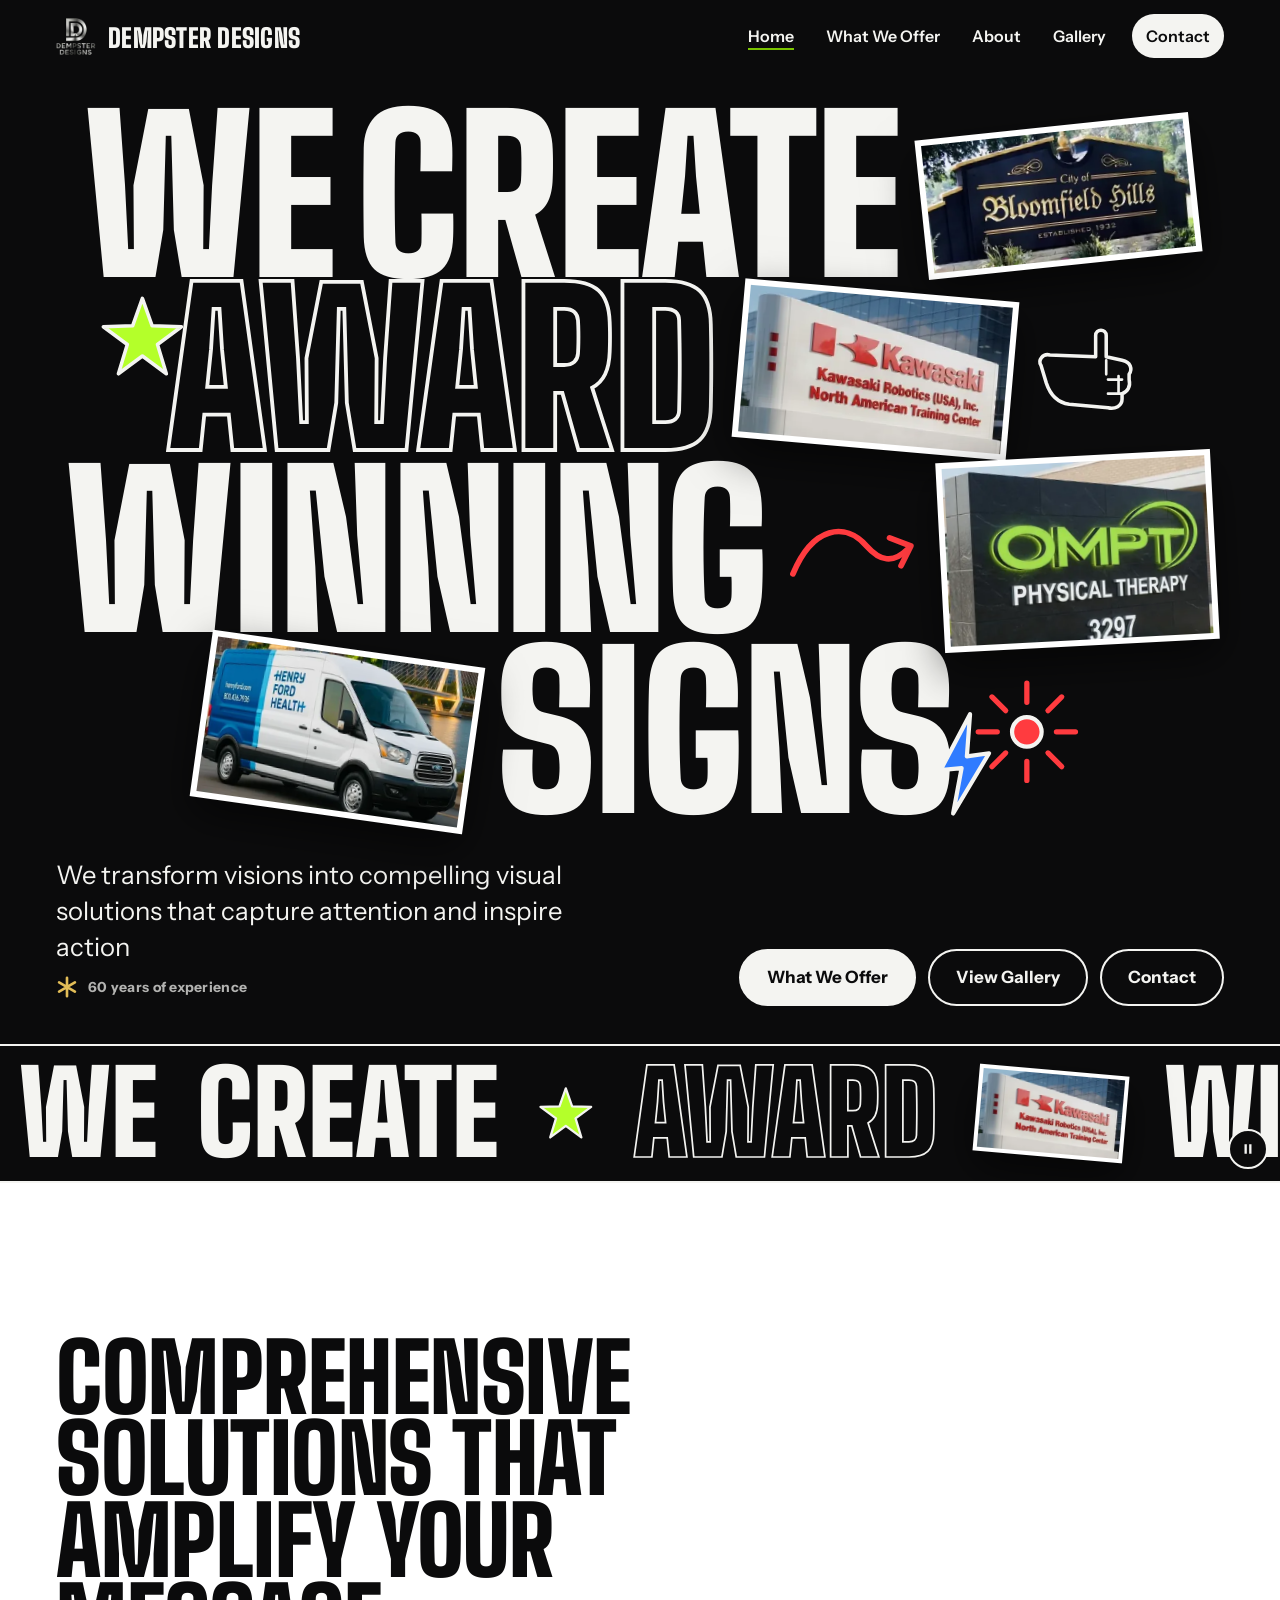
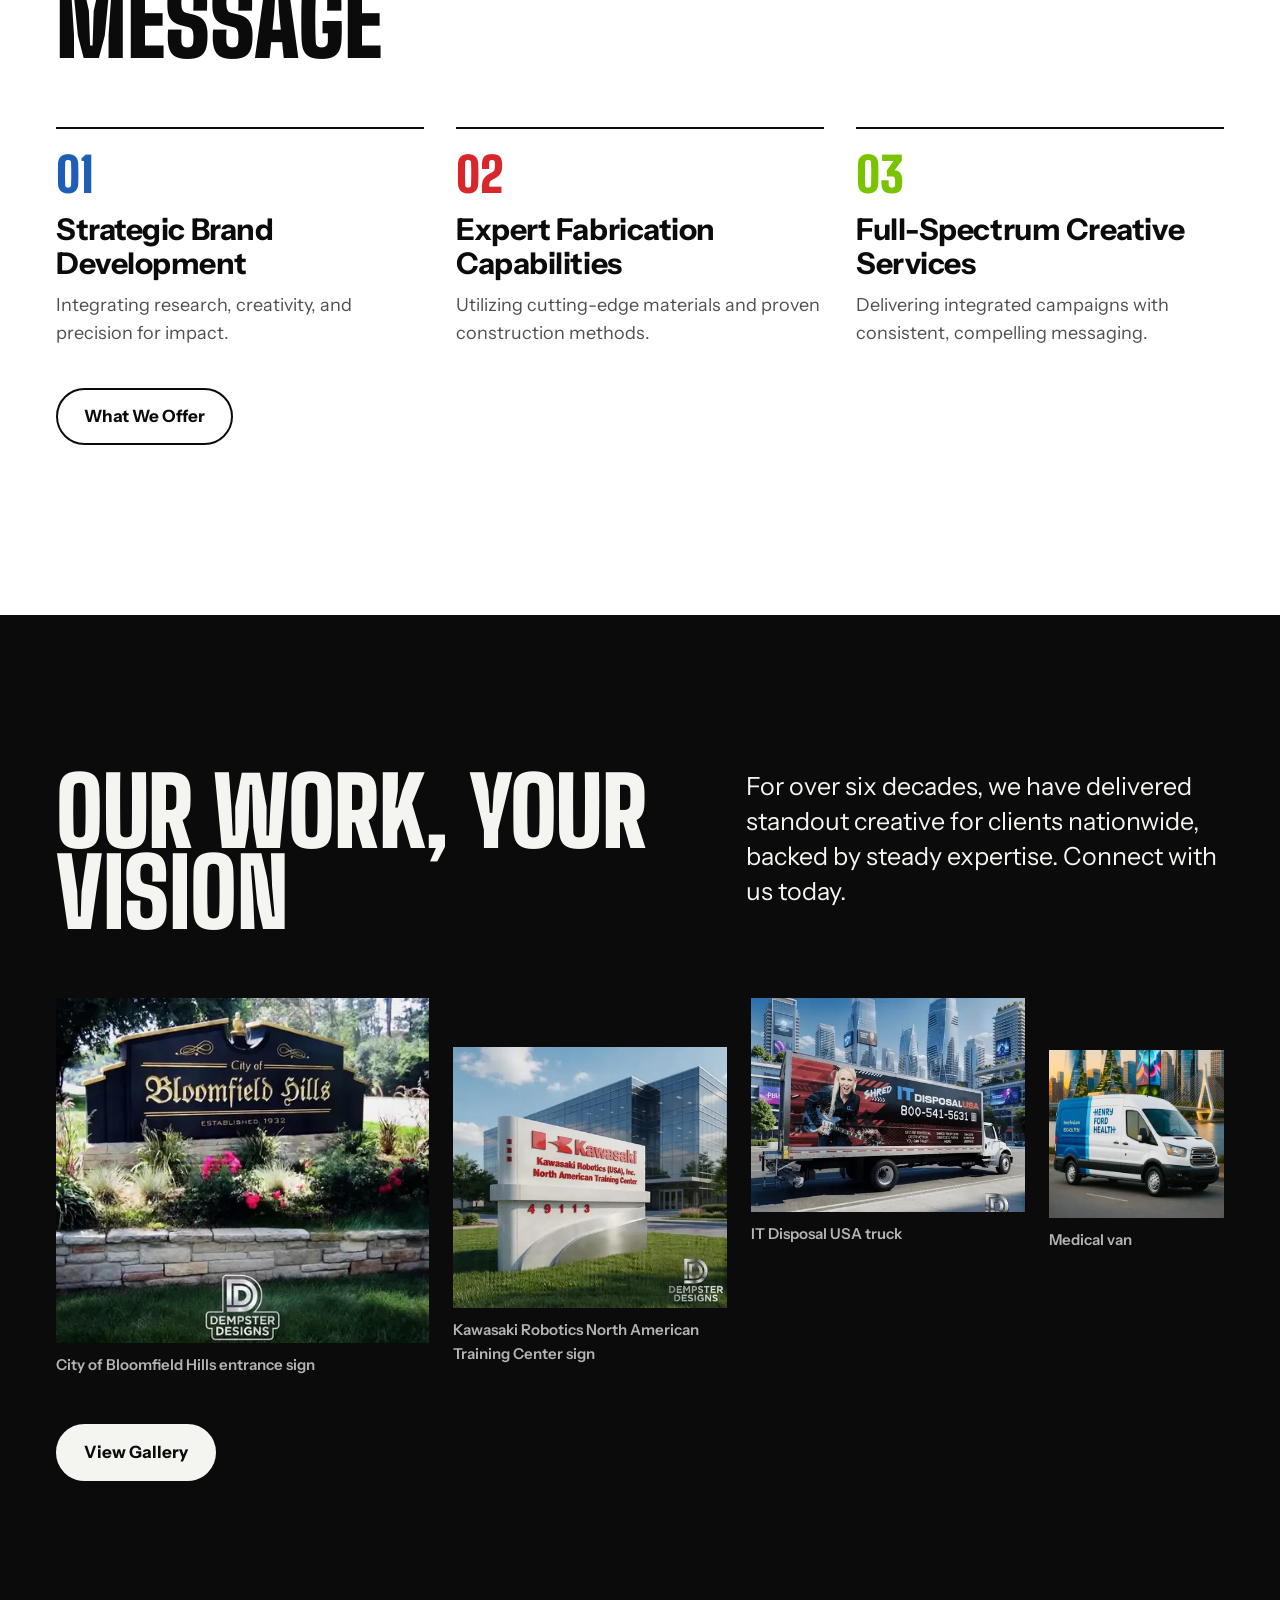
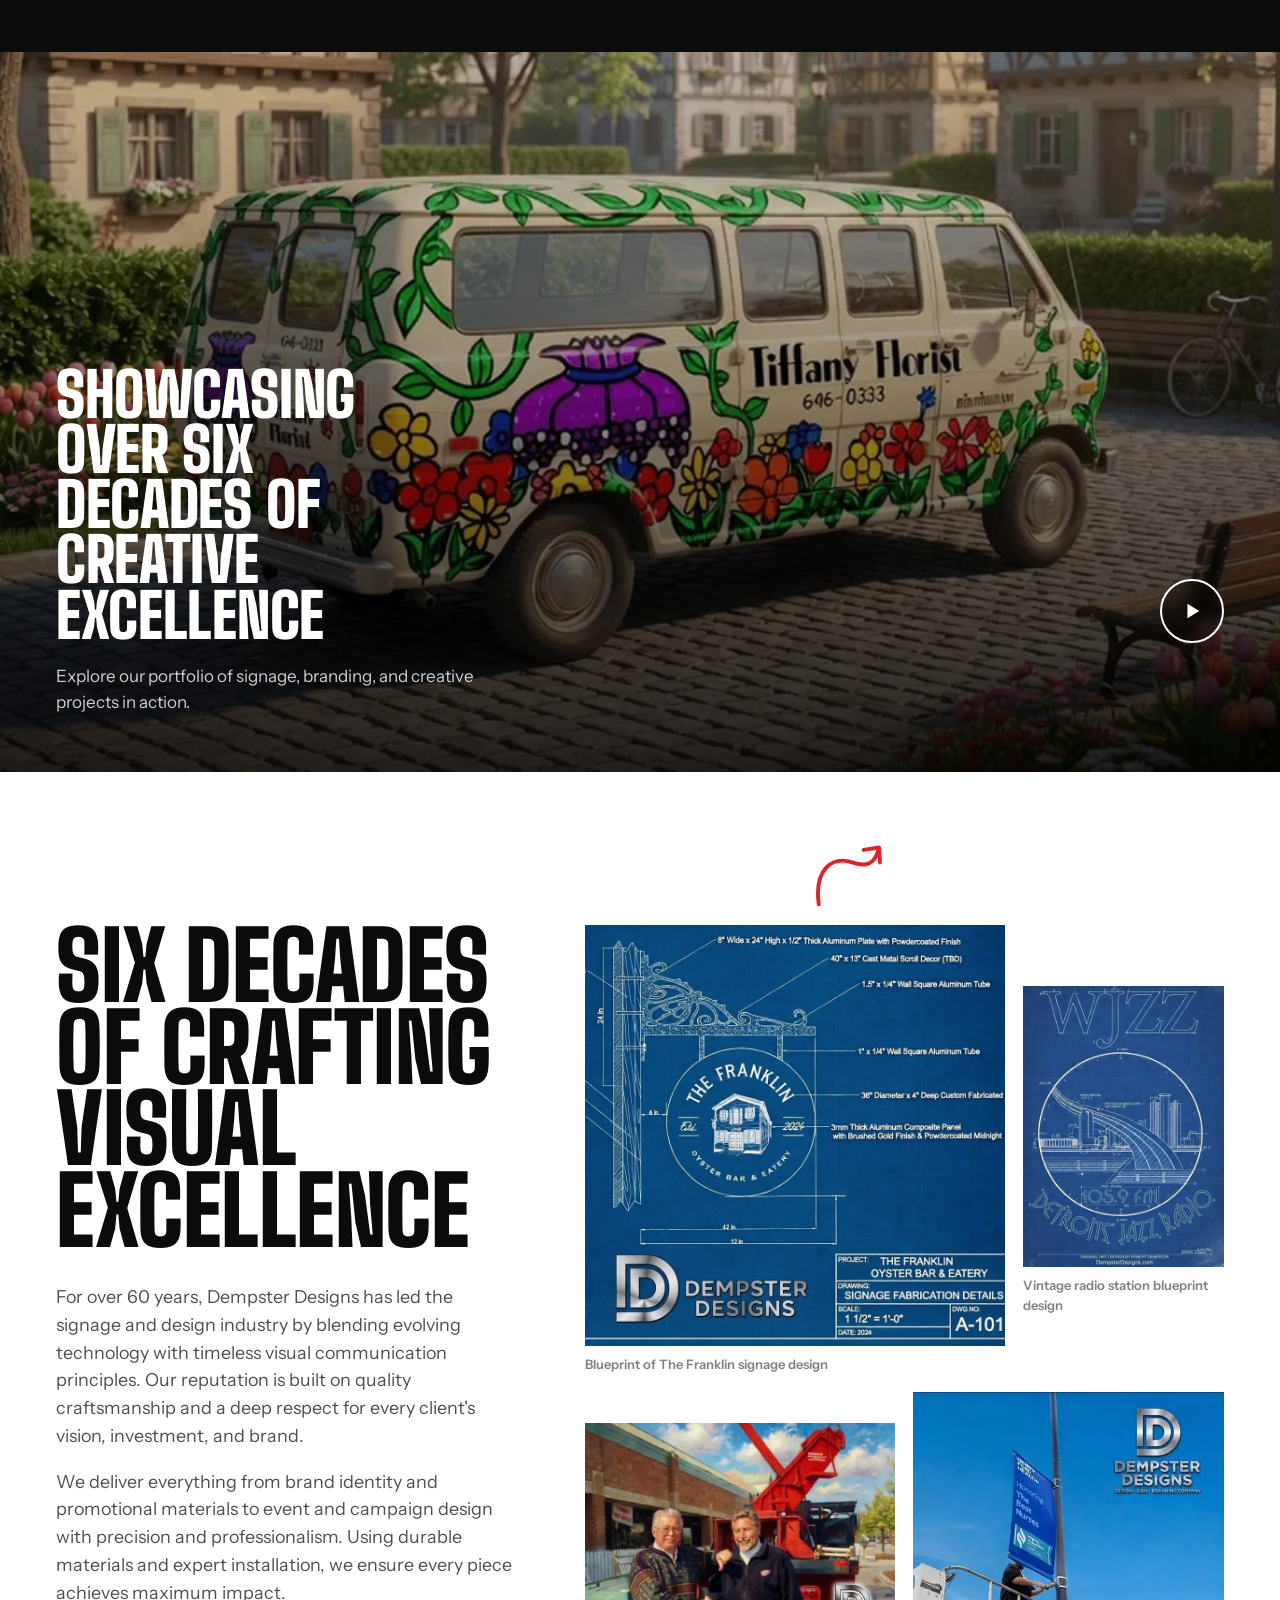
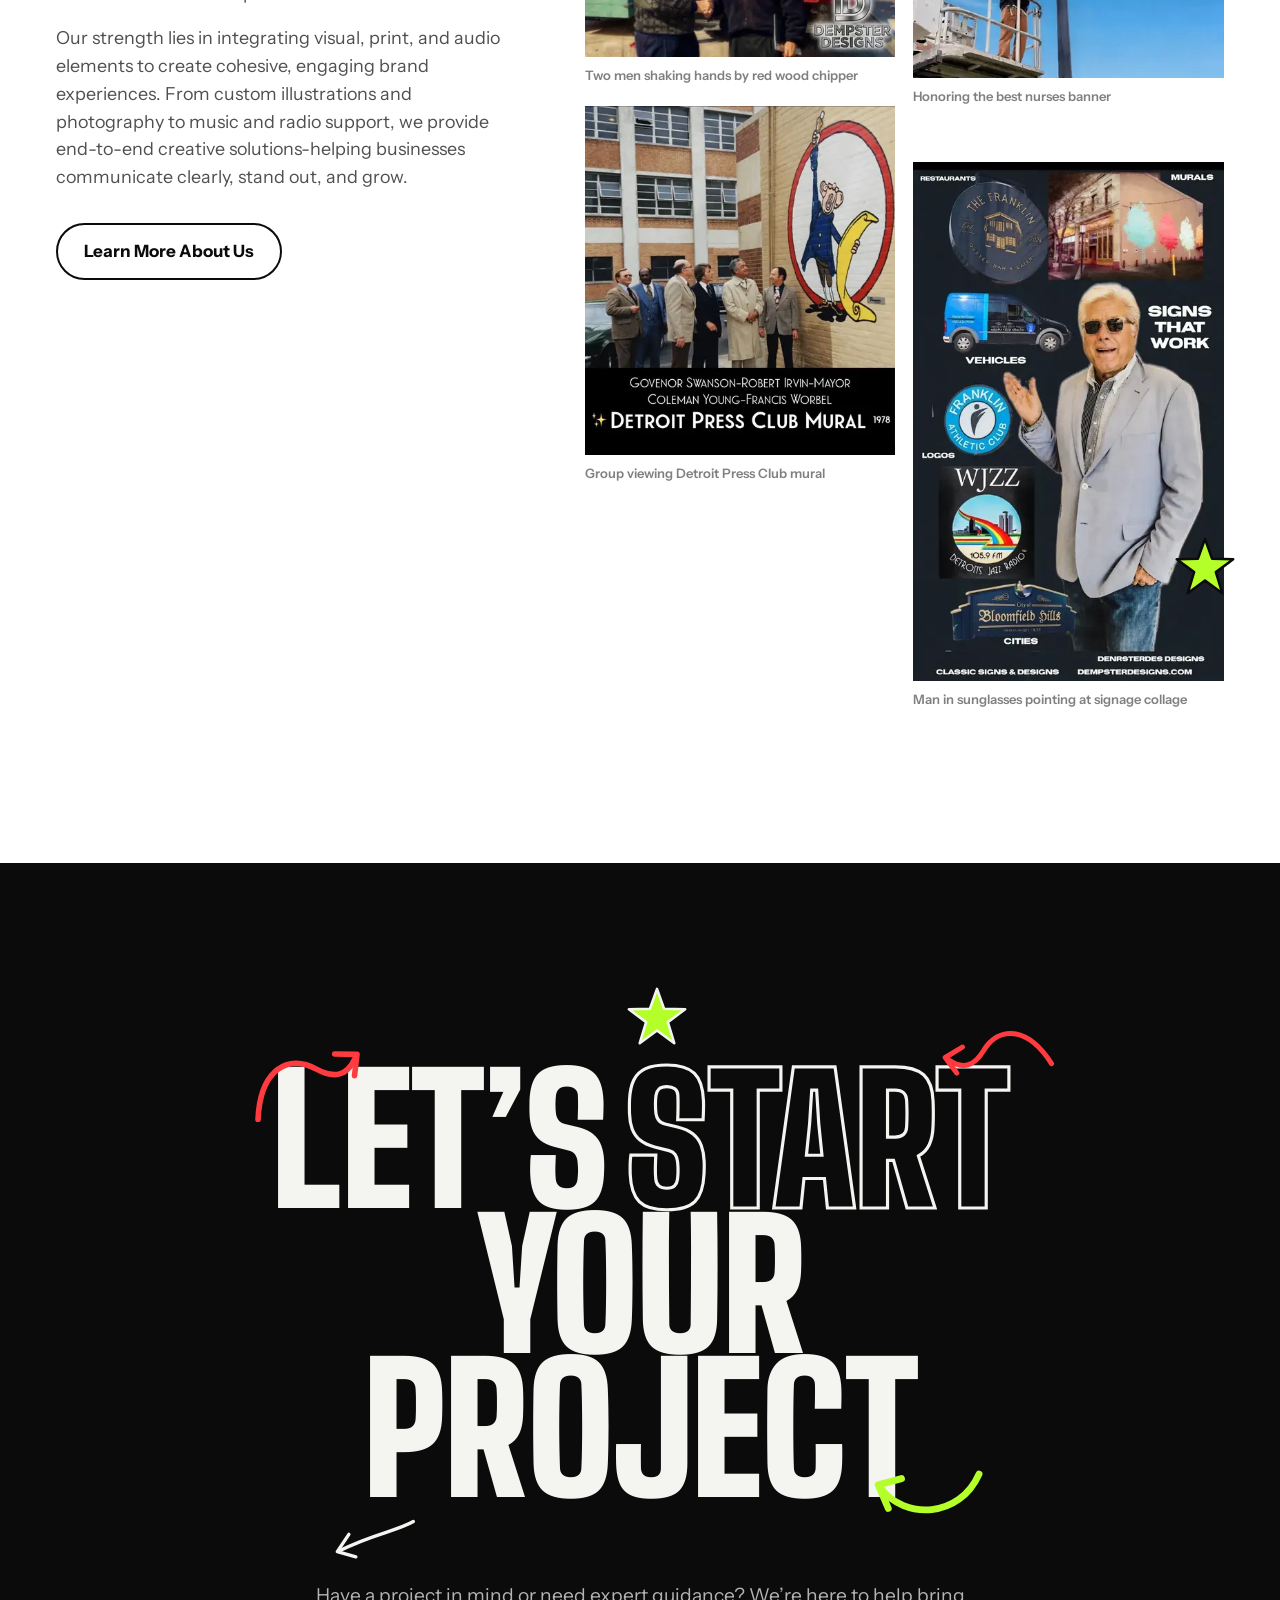
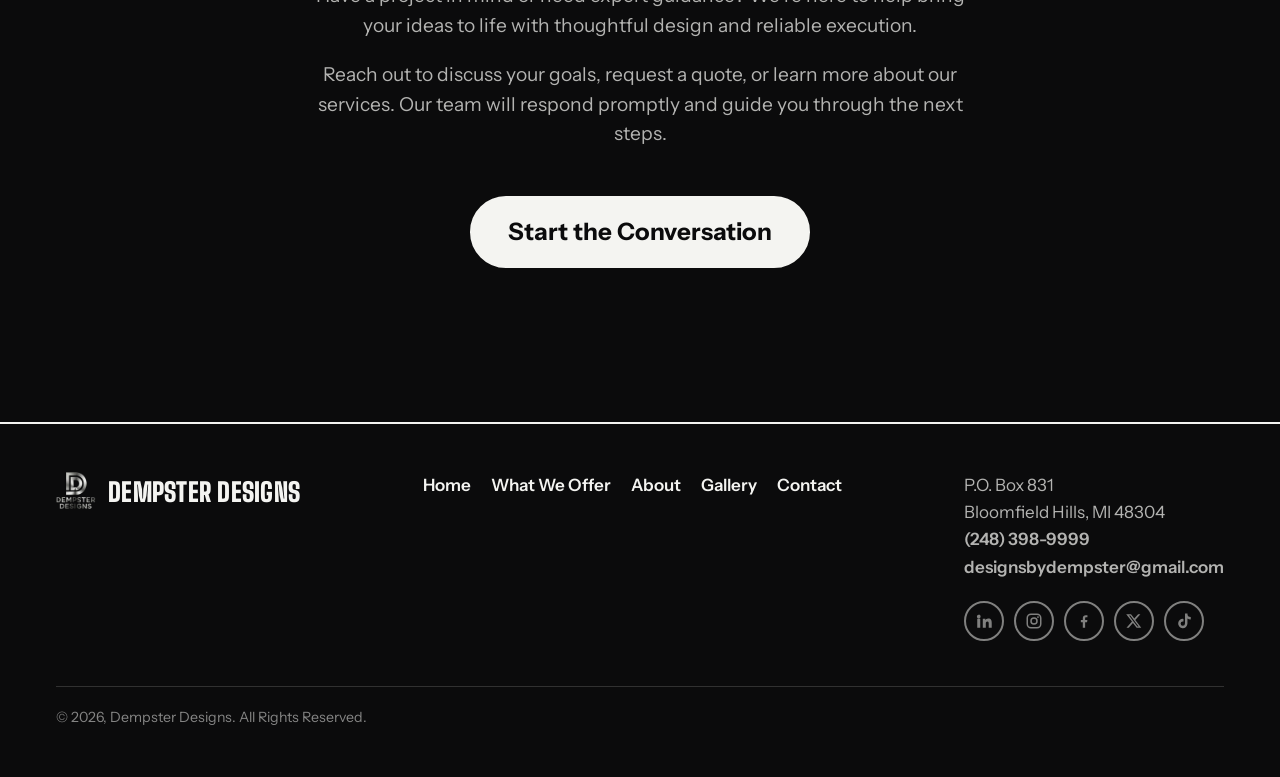
<file: index.html>
<!DOCTYPE html>

<html lang="en">

<head>

  <meta charset="utf-8">

  <meta name="viewport" content="width=device-width, initial-scale=1, viewport-fit=cover">

  <title>Dempster Designs — We Create Award Winning Signs</title>

  <meta name="description" content="We transform visions into compelling visual solutions that capture attention and inspire action. Signs, branding and creative services from Bloomfield Hills, Michigan, for over 60 years.">

  <meta name="theme-color" content="#0b0b0c">

  <!-- Link previews (Open Graph / Twitter) -->
  <meta property="og:type" content="website">
  <meta property="og:site_name" content="Dempster Designs">
  <meta property="og:url" content="https://dempsterdesigns.netlify.app/">
  <meta property="og:title" content="Dempster Designs — We Create Award Winning Signs">
  <meta property="og:description" content="We transform visions into compelling visual solutions that capture attention and inspire action. Signs, branding and creative services from Bloomfield Hills, Michigan, for over 60 years.">
  <meta property="og:image" content="https://dempsterdesigns.netlify.app/assets/img/og-image.png">
  <meta property="og:image:secure_url" content="https://dempsterdesigns.netlify.app/assets/img/og-image.png">
  <meta property="og:image:type" content="image/png">
  <meta property="og:image:width" content="1200">
  <meta property="og:image:height" content="630">
  <meta property="og:image:alt" content="Dempster Designs logo — We Create Award Winning Signs">
  <meta name="twitter:card" content="summary_large_image">
  <meta name="twitter:title" content="Dempster Designs — We Create Award Winning Signs">
  <meta name="twitter:description" content="We transform visions into compelling visual solutions that capture attention and inspire action. Signs, branding and creative services from Bloomfield Hills, Michigan, for over 60 years.">
  <meta name="twitter:image" content="https://dempsterdesigns.netlify.app/assets/img/og-image.png">
  <link rel="canonical" href="https://dempsterdesigns.netlify.app/">

  <link rel="icon" href="favicon.ico" sizes="any">
  <link rel="icon" href="assets/img/figma_1_260.png" type="image/png" sizes="160x160">
  <link rel="apple-touch-icon" href="assets/img/apple-touch-icon.png">

  <!-- Fonts: Big Shoulders Display + Instrument Sans from Google Fonts, self-hosted as variable woff2 (see assets/css/style.css).

       Zero external requests. Google Fonts equivalent if preferred:

       https://fonts.googleapis.com/css2?family=Big+Shoulders+Display:wght@800;900&family=Instrument+Sans:wght@400;600;700&display=swap -->

  <link rel="preload" as="font" type="font/woff2" href="assets/fonts/BigShouldersDisplay-var.woff2" crossorigin>

  <link rel="preload" as="font" type="font/woff2" href="assets/fonts/InstrumentSans-var.woff2" crossorigin>

  <link rel="preload" as="image" imagesrcset="assets/img/cutouts/bloomfield-hills-sign-400.webp 400w, assets/img/cutouts/bloomfield-hills-sign.webp 800w" imagesizes="(min-width: 900px) 20vw, 120px" media="(min-width: 900px)">
  <link rel="preload" as="image" imagesrcset="assets/img/cutouts/kawasaki-sign-400.webp 400w, assets/img/cutouts/kawasaki-sign.webp 600w" imagesizes="(min-width: 900px) 20vw, 120px">
  <link rel="stylesheet" href="assets/css/style.css">

</head>

<body>



<!-- ===== Inline SVG sticker sprite (referenced with <use>) — no extra requests ===== -->

<svg width="0" height="0" style="position:absolute" aria-hidden="true" focusable="false">

  <defs>

    <symbol id="s-star" viewBox="0 0 100 100"><path d="M50 6 L61 37 L94 38 L67 58 L77 91 L50 71 L23 91 L33 58 L6 38 L39 37 Z" fill="var(--lime-fill, #b4ff2a)" stroke="currentColor" stroke-width="4" stroke-linejoin="round"/></symbol>

    <symbol id="s-bolt" viewBox="0 0 60 100"><path d="M36 3 L8 56 L28 54 L20 97 L54 40 L33 43 Z" fill="var(--blue, #2f7bff)" stroke="currentColor" stroke-width="4" stroke-linejoin="round"/></symbol>

    <symbol id="s-arrow" viewBox="0 0 160 100"><path d="M6 78 C 30 20, 70 14, 96 44 C 112 62, 128 66, 146 48" fill="none" stroke="var(--red, #ff3b3f)" stroke-width="7" stroke-linecap="round" stroke-linejoin="round"/><path d="M124 34 L150 44 L138 68" fill="none" stroke="var(--red, #ff3b3f)" stroke-width="7" stroke-linecap="round" stroke-linejoin="round"/></symbol>

    <symbol id="s-arrow2" viewBox="0 0 160 60"><path d="M6 32 C 40 26, 80 36, 148 28" fill="none" stroke="currentColor" stroke-width="6" stroke-linecap="round"/><path d="M124 8 L152 28 L122 50" fill="none" stroke="currentColor" stroke-width="6" stroke-linecap="round" stroke-linejoin="round"/></symbol>

    <symbol id="s-hand" viewBox="0 0 120 100"><path d="M8 46 C 4 40, 10 32, 18 34 L 70 36 L 70 12 C 70 4, 82 4, 82 12 L 82 36 L 100 40 C 110 42, 112 50, 108 56 L 108 62 C 110 70, 106 76, 100 78 L 100 84 C 100 92, 92 96, 84 94 L 40 90 C 26 88, 18 78, 14 66 Z" fill="var(--bg, #fff)" stroke="currentColor" stroke-width="4" stroke-linejoin="round"/><path d="M82 40 L 82 56 M 96 58 L 96 76 M 100 62 L 84 62 M 100 78 L 84 78" fill="none" stroke="currentColor" stroke-width="3" stroke-linecap="round"/></symbol>

    <symbol id="s-burst" viewBox="0 0 100 100"><g stroke="var(--red, #ff3b3f)" stroke-width="5" stroke-linecap="round"><path d="M50 4 V22 M50 78 V96 M4 50 H22 M78 50 H96 M17 17 L30 30 M70 70 L83 83 M83 17 L70 30 M30 70 L17 83"/></g><circle cx="50" cy="50" r="14" fill="var(--red, #ff3b3f)" stroke="currentColor" stroke-width="4"/></symbol>

    <symbol id="s-squig" viewBox="0 0 200 40"><path d="M4 22 C 24 2, 44 42, 64 22 S 104 2, 124 22 S 164 42, 196 14" fill="none" stroke="var(--blue, #2f7bff)" stroke-width="7" stroke-linecap="round"/></symbol>

    <symbol id="s-aster" viewBox="0 0 100 100"><g stroke="var(--gold, #e2bd57)" stroke-width="12" stroke-linecap="round"><path d="M50 8 V92 M14 29 L86 71 M86 29 L14 71"/></g></symbol>

    <symbol id="s-curve" viewBox="0 0 120 120"><path d="M12 96 C 6 40, 60 6, 104 24" fill="none" stroke="var(--lime, #b4ff2a)" stroke-width="8" stroke-linecap="round"/><path d="M84 8 L108 26 L88 46" fill="none" stroke="var(--lime, #b4ff2a)" stroke-width="8" stroke-linecap="round" stroke-linejoin="round"/></symbol>

    <symbol id="s-circle" viewBox="0 0 120 120"><path d="M60 14 C 90 10, 112 30, 108 60 C 104 92, 74 110, 46 104 C 18 98, 6 70, 14 44 C 20 26, 36 16, 54 16" fill="none" stroke="var(--gold, #e2bd57)" stroke-width="6" stroke-linecap="round"/></symbol>

    <symbol id="s-dots" viewBox="0 0 200 60"><circle cx="30" cy="30" r="22" fill="rgba(255,255,255,.55)"/><path d="M100 46 L80 28 C74 22 76 12 86 12 C92 12 97 16 100 21 C103 16 108 12 114 12 C124 12 126 22 120 28 Z" fill="rgba(255,255,255,.85)"/><circle cx="170" cy="30" r="22" fill="rgba(255,255,255,.55)"/></symbol>
    <symbol id="s-dotarrow" viewBox="0 0 120 100"><g fill="var(--gold, #e2bd57)"><circle cx="10" cy="50" r="6"/><circle cx="28" cy="50" r="6"/><circle cx="46" cy="50" r="6"/><circle cx="64" cy="50" r="6"/><circle cx="82" cy="50" r="6"/><circle cx="64" cy="32" r="6"/><circle cx="64" cy="68" r="6"/><circle cx="82" cy="20" r="6"/><circle cx="82" cy="80" r="6"/><circle cx="100" cy="50" r="6"/><circle cx="46" cy="20" r="6"/><circle cx="46" cy="80" r="6"/></g></symbol>
    <symbol id="i-play" viewBox="0 0 24 24"><path d="M7 4 L20 12 L7 20 Z" fill="currentColor"/></symbol>

    <symbol id="i-pause" viewBox="0 0 24 24"><path d="M6 4 H10 V20 H6 Z M14 4 H18 V20 H14 Z" fill="currentColor"/></symbol>

    <symbol id="i-x" viewBox="0 0 24 24"><path d="M5 5 L19 19 M19 5 L5 19" stroke="currentColor" stroke-width="2.5" stroke-linecap="round"/></symbol>

    <symbol id="i-chev" viewBox="0 0 24 24"><path d="M9 5 L16 12 L9 19" fill="none" stroke="currentColor" stroke-width="2.5" stroke-linecap="round" stroke-linejoin="round"/></symbol>

  </defs>

</svg>



<a class="skip" href="#main">Skip to content</a>

<header class="site-head">

  <div class="wrap">

    <a class="brand" href="index.html" aria-label="Dempster Designs, home">

      <img src="assets/img/w900/logo-96.webp" width="96" height="88" alt="">

      <span>Dempster Designs</span>

    </a>

    <button class="nav-toggle" type="button" aria-expanded="false" aria-controls="nav">

      <span class="lbl">Menu</span>

      <svg viewBox="0 0 24 24" aria-hidden="true"><path d="M3 6h18M3 12h18M3 18h18" stroke="currentColor" stroke-width="2.5" stroke-linecap="round"/></svg>

    </button>

    <nav class="nav" id="nav" aria-label="Primary">

      <ul>

        <li><a href="index.html" aria-current="page">Home</a></li>
        <li><a href="what-we-offer.html">What We Offer</a></li>
        <li><a href="about.html">About</a></li>
        <li><a href="gallery.html">Gallery</a></li>
        <li><a class="cta" href="contact.html">Contact</a></li>

      </ul>

    </nav>

  </div>

</header>



<main id="main">


  <!-- HERO — word-stack collage on white (thesigngroup homepage pattern). Copy: dempsterdesigns.com/ H1, hero paragraph, three buttons.
       "60 years of experience" is the text inside hero-4-v2_h2_title1-1.png on the live homepage.
       The stack is sized by main.js so it fits the viewport width and height on every device. -->
  <section class="hero t-dark intro" data-theme="dark" aria-labelledby="hero-h">
    <div class="wrap">
      <h1 class="stack" id="hero-h" data-fit="0.86">
        <span class="line">
          <span class="w">We</span>
          <span class="w">Create</span>
          <span class="stk pic rot-l desk-only" aria-hidden="true"><img src="assets/img/cutouts/bloomfield-hills-sign.webp" srcset="assets/img/cutouts/bloomfield-hills-sign-400.webp 400w, assets/img/cutouts/bloomfield-hills-sign.webp 800w" sizes="(min-width: 900px) 20vw, 120px" width="800" height="390" style="aspect-ratio:800/390" alt="" fetchpriority="high"></span>
        </span>
        <span class="line">
          <span class="stk star over lift" aria-hidden="true"><svg><use href="#s-star"/></svg></span>
          <span class="w outline">Award</span>
          <span class="stk pic rot-r" aria-hidden="true"><img src="assets/img/cutouts/kawasaki-sign.webp" srcset="assets/img/cutouts/kawasaki-sign-400.webp 400w, assets/img/cutouts/kawasaki-sign.webp 600w" sizes="(min-width: 900px) 20vw, 120px" width="600" height="335" style="aspect-ratio:600/335" alt="" fetchpriority="high"></span>
          <span class="stk hand desk-only" aria-hidden="true"><svg><use href="#s-hand"/></svg></span>
        </span>
        <span class="line">
          <span class="w">Winning</span>
          <span class="stk arrow desk-only" aria-hidden="true"><svg><use href="#s-arrow"/></svg></span>
          <span class="stk pic rot-l2 desk-only" aria-hidden="true"><img src="assets/img/cutouts/ompt-sign.webp" srcset="assets/img/cutouts/ompt-sign-400.webp 400w, assets/img/cutouts/ompt-sign.webp 900w" sizes="(min-width: 900px) 20vw, 120px" width="900" height="608" style="aspect-ratio:900/608" alt="" loading="lazy"></span>
        </span>
        <span class="line">
          <span class="stk pic rot-r2 desk-only" aria-hidden="true"><img src="assets/img/cutouts/henry-ford-van.webp" srcset="assets/img/cutouts/henry-ford-van-400.webp 400w, assets/img/cutouts/henry-ford-van.webp 900w" sizes="(min-width: 900px) 20vw, 120px" width="900" height="533" style="aspect-ratio:900/533" alt="" loading="lazy"></span>
          <span class="w">Signs</span>
          <span class="stk bolt over drop" aria-hidden="true"><svg><use href="#s-bolt"/></svg></span>
          <span class="stk burst desk-only" aria-hidden="true"><svg><use href="#s-burst"/></svg></span>
        </span>
      </h1>

      <div class="hero-foot">
        <div>
          <p class="lede">We transform visions into compelling visual solutions that capture attention and inspire action</p>
          <p class="hero-badge"><svg aria-hidden="true"><use href="#s-aster"/></svg> 60 years of experience</p>
        </div>
        <div class="hero-actions">
          <a class="btn" href="what-we-offer.html">What We Offer</a>
          <a class="btn ghost" href="gallery.html">View Gallery</a>
          <a class="btn ghost" href="contact.html">Contact</a>
        </div>
      </div>
    </div>

    <!-- Headline repeats as a marquee: same words, same stickers -->
    <div class="marquee">
      <div class="marquee-track" aria-hidden="true">
        <div class="marquee-group">
          <span class="w">We</span><span class="w">Create</span>
          <span class="stk star" aria-hidden="true"><svg><use href="#s-star"/></svg></span>
          <span class="w outline">Award</span>
          <span class="stk pic rot-r" aria-hidden="true"><img src="assets/img/cutouts/kawasaki-sign.webp" srcset="assets/img/cutouts/kawasaki-sign-400.webp 400w, assets/img/cutouts/kawasaki-sign.webp 600w" sizes="(min-width: 900px) 20vw, 120px" width="600" height="335" style="aspect-ratio:600/335" alt="" loading="lazy"></span>
          <span class="w">Winning</span>
          <span class="stk arrow" aria-hidden="true"><svg><use href="#s-arrow"/></svg></span>
          <span class="w">Signs</span>
          <span class="stk bolt" aria-hidden="true"><svg><use href="#s-bolt"/></svg></span>
          <span class="stk pic rot-l" aria-hidden="true"><img src="assets/img/cutouts/bloomfield-hills-sign.webp" srcset="assets/img/cutouts/bloomfield-hills-sign-400.webp 400w, assets/img/cutouts/bloomfield-hills-sign.webp 800w" sizes="(min-width: 900px) 20vw, 120px" width="800" height="390" style="aspect-ratio:800/390" alt="" loading="lazy"></span>
        </div>
        <div class="marquee-group">
          <span class="w">We</span><span class="w">Create</span>
          <span class="stk star" aria-hidden="true"><svg><use href="#s-star"/></svg></span>
          <span class="w outline">Award</span>
          <span class="stk pic rot-r" aria-hidden="true"><img src="assets/img/cutouts/kawasaki-sign.webp" srcset="assets/img/cutouts/kawasaki-sign-400.webp 400w, assets/img/cutouts/kawasaki-sign.webp 600w" sizes="(min-width: 900px) 20vw, 120px" width="600" height="335" style="aspect-ratio:600/335" alt="" loading="lazy"></span>
          <span class="w">Winning</span>
          <span class="stk arrow" aria-hidden="true"><svg><use href="#s-arrow"/></svg></span>
          <span class="w">Signs</span>
          <span class="stk bolt" aria-hidden="true"><svg><use href="#s-bolt"/></svg></span>
          <span class="stk pic rot-l" aria-hidden="true"><img src="assets/img/cutouts/bloomfield-hills-sign.webp" srcset="assets/img/cutouts/bloomfield-hills-sign-400.webp 400w, assets/img/cutouts/bloomfield-hills-sign.webp 800w" sizes="(min-width: 900px) 20vw, 120px" width="800" height="390" style="aspect-ratio:800/390" alt="" loading="lazy"></span>
        </div>
      </div>
      <button class="marquee-btn" type="button" aria-pressed="false" aria-label="Pause marquee">
        <svg class="ico-pause" aria-hidden="true"><use href="#i-pause"/></svg>
        <svg class="ico-play" aria-hidden="true"><use href="#i-play"/></svg>
      </button>
    </div>
  </section>

  <!-- AMPLIFY — white. Copy: dempsterdesigns.com/ section 2 -->
  <section class="section t-light" data-theme="light" aria-labelledby="amp-h">
    <div class="wrap">
      <h2 class="display h-lg reveal" id="amp-h" style="max-width: 12ch;">Comprehensive Solutions That Amplify Your Message</h2>
      <div class="trio" data-stagger=".reveal">
        <div class="reveal"><span class="n" aria-hidden="true">01</span><h3 class="h-sm">Strategic Brand Development</h3><p>Integrating research, creativity, and precision for impact.</p></div>
        <div class="reveal"><span class="n" aria-hidden="true">02</span><h3 class="h-sm">Expert Fabrication Capabilities</h3><p>Utilizing cutting-edge materials and proven construction methods.</p></div>
        <div class="reveal"><span class="n" aria-hidden="true">03</span><h3 class="h-sm">Full-Spectrum Creative Services</h3><p>Delivering integrated campaigns with consistent, compelling messaging.</p></div>
      </div>
      <p class="reveal" style="margin-top: 40px; --i:3"><a class="btn ghost" href="what-we-offer.html">What We Offer</a></p>
    </div>
  </section>

  <!-- FEATURED WORK — black. Four projects named in the brief; copy: /what-we-offer/ "Our Work, Your Vision" -->
  <section class="section t-dark" data-theme="dark" aria-labelledby="work-h">
    <div class="wrap">
      <div class="section-head">
        <h2 class="display h-lg reveal" id="work-h">Our Work, Your Vision</h2>
        <p class="lede reveal" style="--i:1">For over six decades, we have delivered standout creative for clients nationwide, backed by steady expertise. Connect with us today.</p>
      </div>
      <div class="strip">
        <figure class="s1 reveal" style="--i:0"><div class="frame"><img src="assets/img/w900/rsw_1440h_1440-2.webp" srcset="assets/img/w450/rsw_1440h_1440-2.webp 450w, assets/img/w900/rsw_1440h_1440-2.webp 900w, assets/img/rsw_1440h_1440-2.webp 1056w" sizes="(min-width: 900px) 32vw, 58vw" width="1056" height="976" alt="City of Bloomfield Hills entrance sign with flowers" loading="lazy" decoding="async"></div><figcaption>City of Bloomfield Hills entrance sign</figcaption></figure>
        <figure class="s2 reveal" style="--i:1"><div class="frame"><img src="assets/img/w900/IMG_1731.webp" srcset="assets/img/w450/IMG_1731.webp 450w, assets/img/w900/IMG_1731.webp 900w, assets/img/IMG_1731.jpeg 1040w" sizes="(min-width: 900px) 24vw, 42vw" width="1040" height="992" alt="Kawasaki Robotics North American Training Center sign" loading="lazy" decoding="async"></div><figcaption>Kawasaki Robotics North American Training Center sign</figcaption></figure>
        <figure class="s3 reveal" style="--i:2"><div class="frame"><img src="assets/img/w900/highlight-16-v2_image-15-1.webp" srcset="assets/img/w450/highlight-16-v2_image-15-1.webp 450w, assets/img/w900/highlight-16-v2_image-15-1.webp 900w, assets/img/highlight-16-v2_image-15-1.webp 1600w" sizes="(min-width: 900px) 24vw, 42vw" width="1600" height="1252" alt="IT Disposal USA truck on street" loading="lazy" decoding="async"></div><figcaption>IT Disposal USA truck</figcaption></figure>
        <figure class="s4 reveal" style="--i:3"><div class="frame"><img src="assets/img/w900/highlight-16-v3_image-4-1.webp" srcset="assets/img/w450/highlight-16-v3_image-4-1.webp 450w, assets/img/w900/highlight-16-v3_image-4-1.webp 900w, assets/img/highlight-16-v3_image-4-1.webp 1600w" sizes="(min-width: 900px) 16vw, 58vw" width="1600" height="1535" alt="Medical van in urban setting" loading="lazy" decoding="async"></div><figcaption>Medical van</figcaption></figure>
      </div>
      <p class="reveal" style="margin-top: 48px;"><a class="btn" href="gallery.html">View Gallery</a></p>
    </div>
  </section>

  <!-- VIDEO BAND — mp4 from the live homepage. Heading: /gallery/ H1. Autoplay only without prefers-reduced-motion (main.js).
       TODO: no poster frame exists in the media library — using the "Vintage van painted with colorful flowers" gallery image
       (hero-4-v2_background_image-4-1) as the poster until the client supplies a still from the video. -->
  <section class="video-band" data-theme="dark" aria-labelledby="vid-h">
    <video muted loop playsinline preload="none" poster="assets/img/w900/hero-4-v2_background_image-4-1.webp" width="1920" height="985" aria-label="Dempster Designs showreel">
      <source src="assets/video/69fb486433ff2__users_0d779465-c4d6-43a5-8a82-427ff48f7d34_generated_34b14853-68b7-4f55-b439-06d149718f51_generated_video-1.mp4" type="video/mp4">
    </video>
    <div class="cap">
      <div class="cap-row">
        <h2 class="display reveal" id="vid-h">Showcasing Over Six Decades of Creative Excellence</h2>
        <button class="vid-btn" type="button" aria-pressed="false" aria-label="Play video">
          <svg class="ico-play" aria-hidden="true"><use href="#i-play"/></svg>
          <svg class="ico-pause" aria-hidden="true"><use href="#i-pause"/></svg>
        </button>
      </div>
      <p class="reveal" style="--i:1">Explore our portfolio of signage, branding, and creative projects in action.</p>
    </div>
  </section>

  <!-- SIX DECADES — white. Copy: dempsterdesigns.com/ + process photos (captions are gallery alt text) -->
  <section class="section t-light" data-theme="light" aria-labelledby="dec-h">
    <div class="wrap split">
      <div>
        <h2 class="display h-lg reveal" id="dec-h">Six Decades of Crafting Visual Excellence</h2>
        <div class="prose reveal" style="margin-top: 32px; --i:1">
          <p>For over 60 years, Dempster Designs has led the signage and design industry by blending evolving technology with timeless visual communication principles. Our reputation is built on quality craftsmanship and a deep respect for every client's vision, investment, and brand.</p>
          <p>We deliver everything from brand identity and promotional materials to event and campaign design with precision and professionalism. Using durable materials and expert installation, we ensure every piece achieves maximum impact.</p>
          <p>Our strength lies in integrating visual, print, and audio elements to create cohesive, engaging brand experiences. From custom illustrations and photography to music and radio support, we provide end-to-end creative solutions-helping businesses communicate clearly, stand out, and grow.</p>
        </div>
        <p class="reveal" style="margin-top: 32px; --i:2"><a class="btn ghost" href="about.html">Learn More About Us</a></p>
      </div>
      <div class="collage" data-stagger="figure">
        <figure class="c1 reveal"><img src="assets/img/w900/IMG_1554.webp" srcset="assets/img/w450/IMG_1554.webp 450w, assets/img/w900/IMG_1554.webp 900w, assets/img/IMG_1554.jpeg 1008w" sizes="(min-width: 900px) 38vw, 60vw" width="1008" height="1008" alt="Blueprint of The Franklin signage design" loading="lazy" decoding="async"><figcaption>Blueprint of The Franklin signage design</figcaption></figure>
        <figure class="c2 reveal"><img src="assets/img/w900/IMG_1591.webp" srcset="assets/img/w450/IMG_1591.webp 450w, assets/img/w900/IMG_1591.webp 900w, assets/img/IMG_1591.webp 1142w" sizes="(min-width: 900px) 19vw, 30vw" width="1142" height="1600" alt="Vintage radio station blueprint design" loading="lazy" decoding="async"><figcaption>Vintage radio station blueprint design</figcaption></figure>
        <figure class="c3 reveal"><img src="assets/img/w900/IMG_1737.webp" srcset="assets/img/w450/IMG_1737.webp 450w, assets/img/w900/IMG_1737.webp 900w, assets/img/IMG_1737.jpeg 1168w" sizes="(min-width: 900px) 28vw, 45vw" width="1168" height="880" alt="Two men shaking hands by red wood chipper" loading="lazy" decoding="async"><figcaption>Two men shaking hands by red wood chipper</figcaption></figure>
        <figure class="c4 reveal"><img src="assets/img/w900/benefit-4-v3_feature_image-4-1.webp" srcset="assets/img/w450/benefit-4-v3_feature_image-4-1.webp 450w, assets/img/w900/benefit-4-v3_feature_image-4-1.webp 900w, assets/img/benefit-4-v3_feature_image-4-1.webp 1600w" sizes="(min-width: 900px) 28vw, 45vw" width="1600" height="1475" alt="Honoring the best nurses banner" loading="lazy" decoding="async"><figcaption>Honoring the best nurses banner</figcaption></figure>
        <figure class="c5 reveal"><img src="assets/img/w900/IMG_1660.webp" srcset="assets/img/w450/IMG_1660.webp 450w, assets/img/w900/IMG_1660.webp 900w, assets/img/IMG_1660.jpeg 1320w" sizes="(min-width: 900px) 28vw, 45vw" width="1320" height="1484" alt="Group viewing Detroit Press Club mural" loading="lazy" decoding="async"><figcaption>Group viewing Detroit Press Club mural</figcaption></figure>
        <figure class="c6 reveal"><img src="assets/img/w900/rsw_1440h_1440-4.webp" srcset="assets/img/w450/rsw_1440h_1440-4.webp 450w, assets/img/w900/rsw_1440h_1440-4.webp 784w" sizes="(min-width: 900px) 28vw, 45vw" width="784" height="1312" alt="Man in sunglasses pointing at signage collage" loading="lazy" decoding="async"><figcaption>Man in sunglasses pointing at signage collage</figcaption></figure>
        <span class="deco" style="left: 34%; top: -6%; width: clamp(60px, 7vw, 110px); transform: rotate(-30deg);" aria-hidden="true"><svg><use href="#s-arrow"/></svg></span>
        <span class="deco" style="right: -2%; bottom: 8%; width: clamp(40px, 5vw, 80px);" aria-hidden="true"><svg><use href="#s-star"/></svg></span>
      </div>
    </div>
  </section>

  <!-- CTA — second stacked-word moment. Copy: dempsterdesigns.com/ "Let's Start Your Project". -->
  <section class="section cta t-dark" data-theme="dark" aria-labelledby="cta-h">
    <div class="wrap">
      <div class="ring reveal">
        <span class="deco d1" aria-hidden="true"><svg><use href="#s-arrow"/></svg></span>
        <span class="deco d2" aria-hidden="true"><svg><use href="#s-arrow"/></svg></span>
        <span class="deco d3" aria-hidden="true"><svg><use href="#s-arrow2"/></svg></span>
        <span class="deco d4" aria-hidden="true"><svg><use href="#s-curve"/></svg></span>
        <span class="deco d5" aria-hidden="true"><svg><use href="#s-star"/></svg></span>
        <h2 class="stack" id="cta-h" data-fit="0.9">
          <span class="line"><span class="w">Let’s</span> <span class="w outline">Start</span></span>
          <span class="line"><span class="w">Your</span></span>
          <span class="line"><span class="w">Project</span></span>
        </h2>
      </div>
      <div class="prose reveal" style="--i:1">
        <p>Have a project in mind or need expert guidance? We’re here to help bring your ideas to life with thoughtful design and reliable execution.</p>
        <p>Reach out to discuss your goals, request a quote, or learn more about our services. Our team will respond promptly and guide you through the next steps.</p>
      </div>
      <a class="btn big reveal" style="--i:2" href="contact.html">Start the Conversation</a>
    </div>
  </section>
<a class="fab btn" href="contact.html">Start the Conversation</a>

</main>



<footer class="site-foot t-dark" data-theme="dark">

  <div class="wrap">

    <div class="cols">

      <a class="brand" href="index.html" aria-label="Dempster Designs, home">

        <img src="assets/img/w900/logo-96.webp" width="96" height="88" alt="" loading="lazy">

        <span>Dempster Designs</span>

      </a>

      <nav aria-label="Footer">

        <ul>

          <li><a href="index.html">Home</a></li>

          <li><a href="what-we-offer.html">What We Offer</a></li>

          <li><a href="about.html">About</a></li>

          <li><a href="gallery.html">Gallery</a></li>

          <li><a href="contact.html">Contact</a></li>

        </ul>

      </nav>

      <address>

        P.O. Box 831<br>Bloomfield Hills, MI 48304<br>

        <a href="tel:+12483989999">(248) 398-9999</a><br>

        <a href="mailto:designsbydempster@gmail.com">designsbydempster@gmail.com</a>

      </address>

      <ul class="social" aria-label="Social media">
        <li><a href="#" aria-disabled="true" onclick="return false" aria-label="LinkedIn" title="LinkedIn">
          <svg viewBox="0 0 24 24" aria-hidden="true"><path fill="currentColor" d="M4.98 3.5A2.5 2.5 0 1 1 5 8.5a2.5 2.5 0 0 1-.02-5ZM3 9h4v12H3V9Zm7 0h3.8v1.7h.1c.5-1 1.8-2 3.7-2 4 0 4.7 2.6 4.7 6V21h-4v-5.4c0-1.3 0-3-1.8-3s-2.1 1.4-2.1 2.9V21h-4V9Z"/></svg>
        </a></li>
        <li><a href="#" aria-disabled="true" onclick="return false" aria-label="Instagram" title="Instagram">
          <svg viewBox="0 0 24 24" aria-hidden="true"><rect x="3" y="3" width="18" height="18" rx="5" fill="none" stroke="currentColor" stroke-width="2"/><circle cx="12" cy="12" r="4" fill="none" stroke="currentColor" stroke-width="2"/><circle cx="17.3" cy="6.7" r="1.2" fill="currentColor"/></svg>
        </a></li>
        <li><a href="#" aria-disabled="true" onclick="return false" aria-label="Facebook" title="Facebook">
          <svg viewBox="0 0 24 24" aria-hidden="true"><path fill="currentColor" d="M13.5 21v-7.5h2.6l.4-3h-3V8.6c0-.9.3-1.5 1.5-1.5h1.6V4.4c-.3 0-1.2-.1-2.3-.1-2.3 0-3.9 1.4-3.9 4v2.2H7.8v3h2.6V21h3.1Z"/></svg>
        </a></li>
        <li><a href="#" aria-disabled="true" onclick="return false" aria-label="X (Twitter)" title="X (Twitter)">
          <svg viewBox="0 0 24 24" aria-hidden="true"><path fill="currentColor" d="M17.5 3h3l-6.8 7.8L21.7 21h-6.2l-4.9-6.4L5 21H2l7.3-8.3L1.6 3H8l4.4 5.8L17.5 3Zm-1 16.2h1.7L7.1 4.7H5.3l11.2 14.5Z"/></svg>
        </a></li>
        <li><a href="#" aria-disabled="true" onclick="return false" aria-label="TikTok" title="TikTok">
          <svg viewBox="0 0 24 24" aria-hidden="true"><path fill="currentColor" d="M16.6 2h-3.3v13.4a2.9 2.9 0 1 1-2.9-2.9c.3 0 .6 0 .9.1V9.2a6.2 6.2 0 1 0 5.3 6.2V8.6a7.4 7.4 0 0 0 4.4 1.4V6.7a4.4 4.4 0 0 1-4.4-4.7Z"/></svg>
        </a></li>
      </ul>

    </div>

    <small>© <span id="year">2026</span>, Dempster Designs. All Rights Reserved.</small>

  </div>

</footer>



<script src="assets/js/main.js" defer></script>

</body>

</html>
</file>
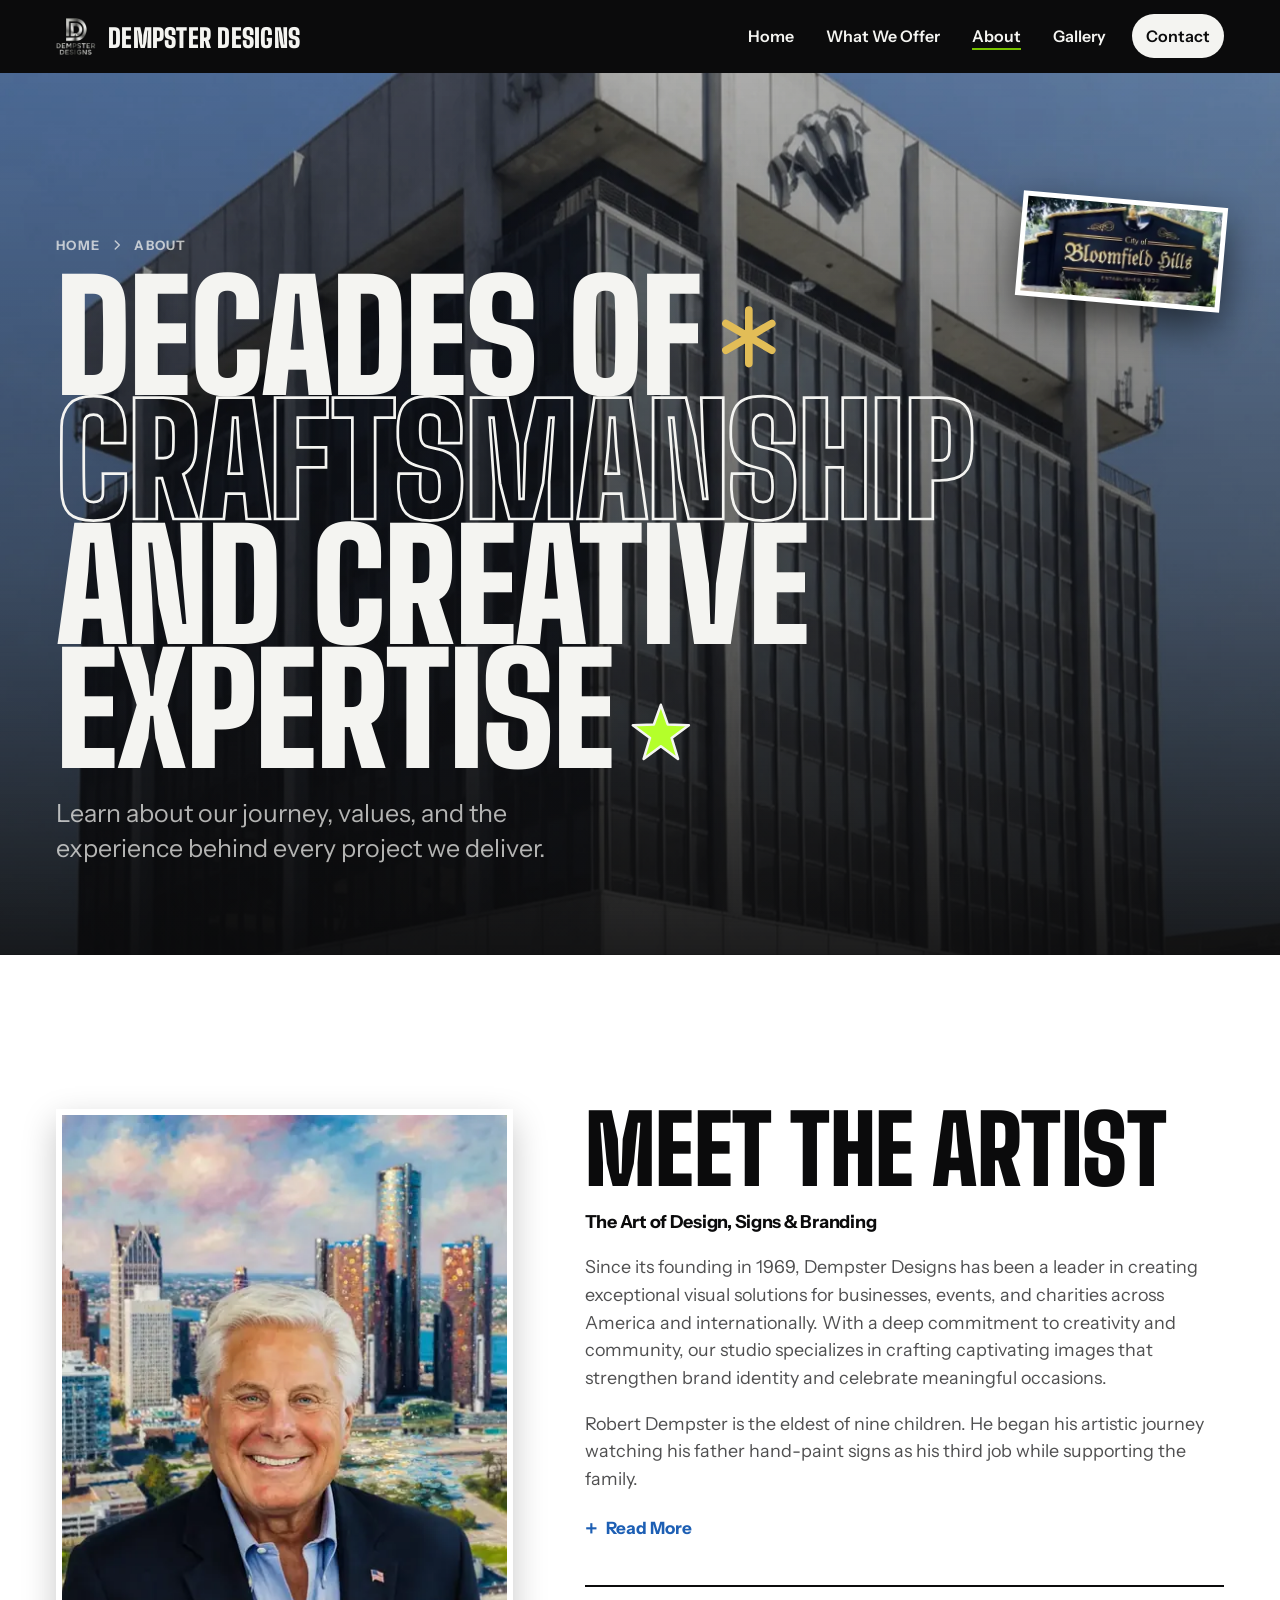
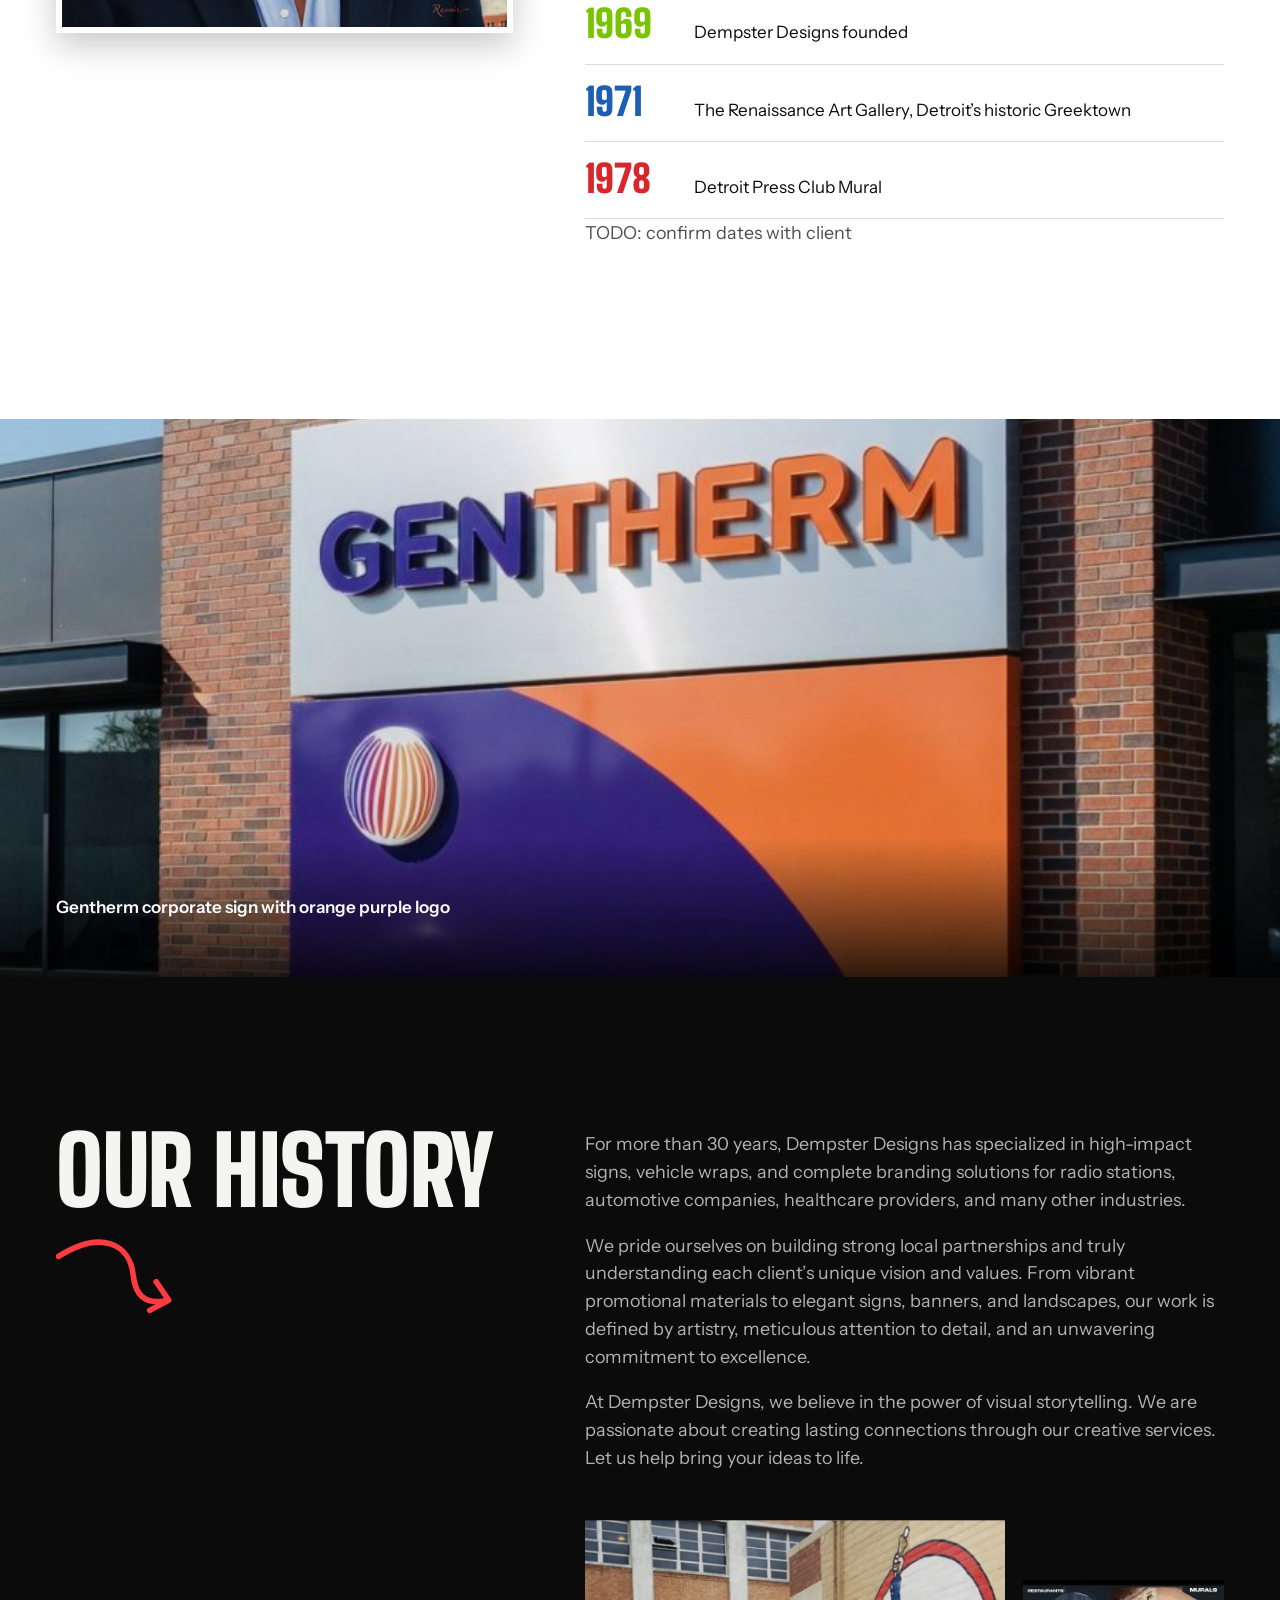
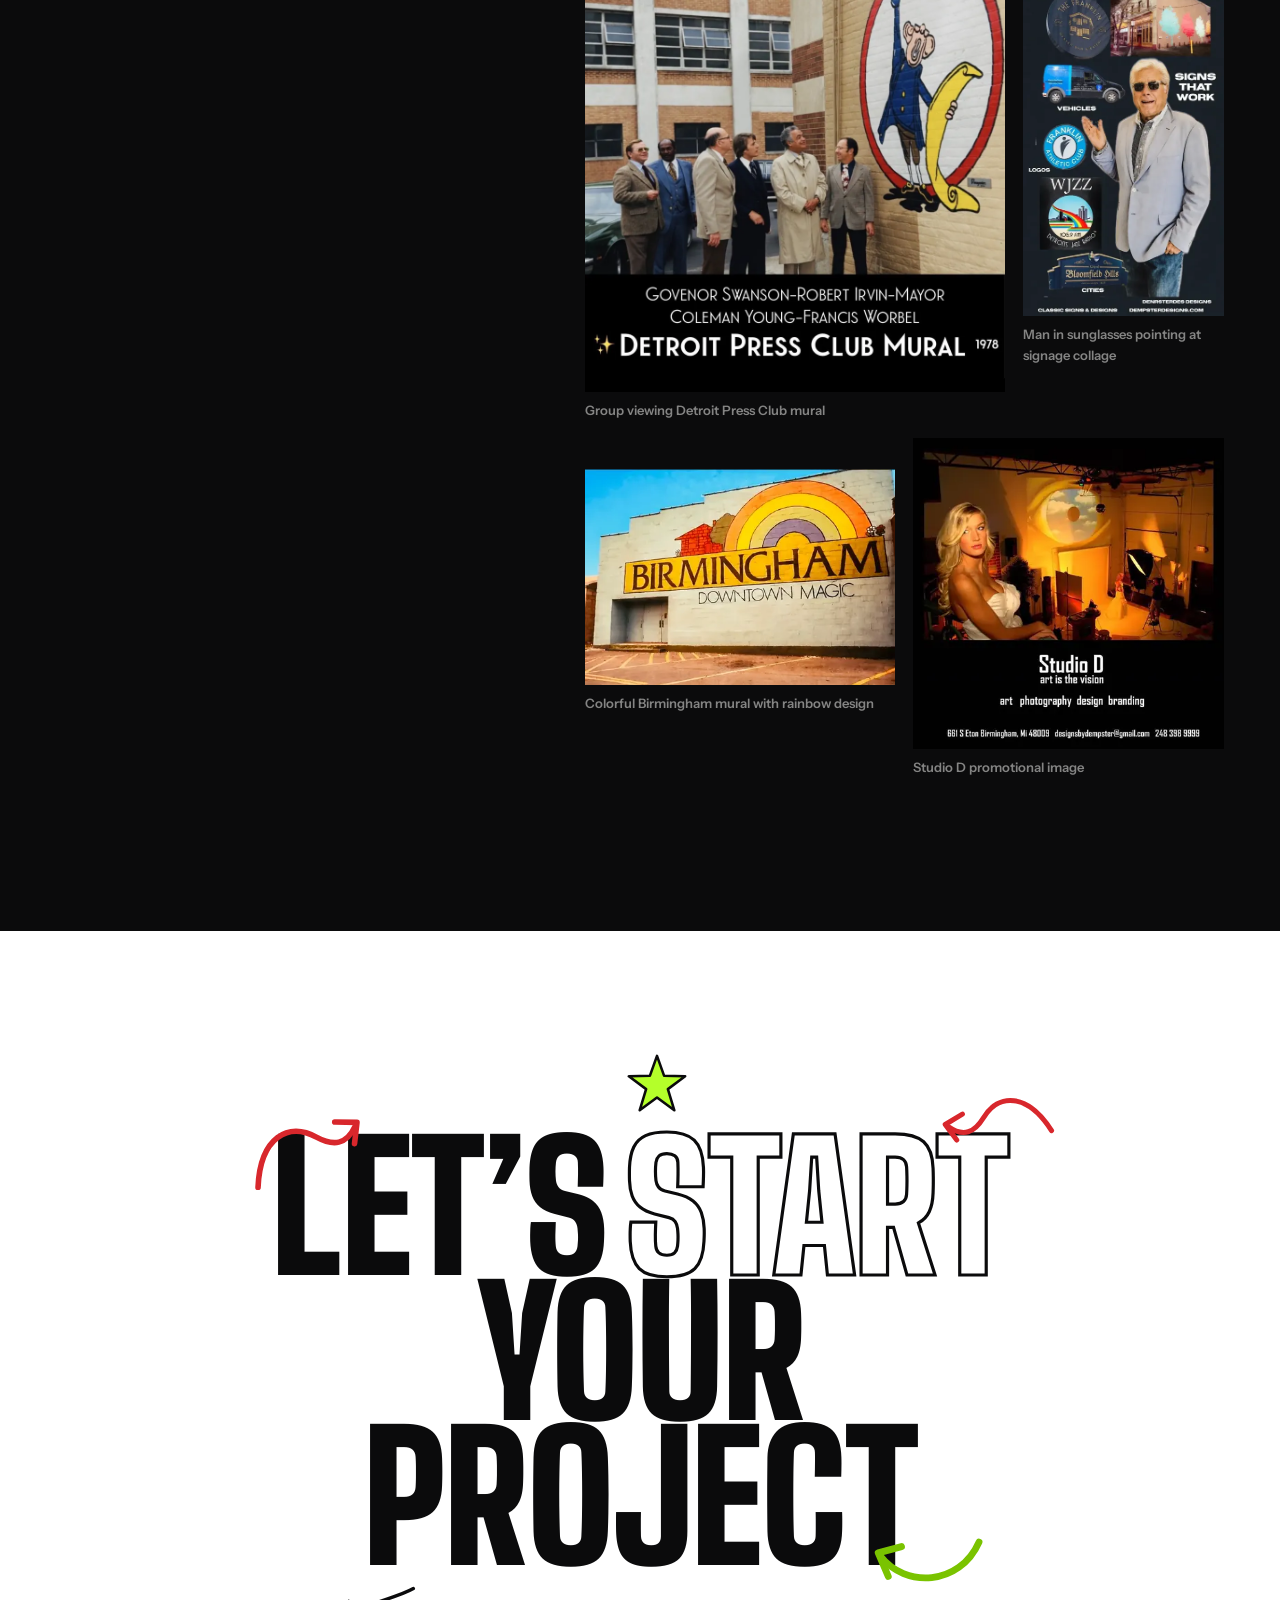
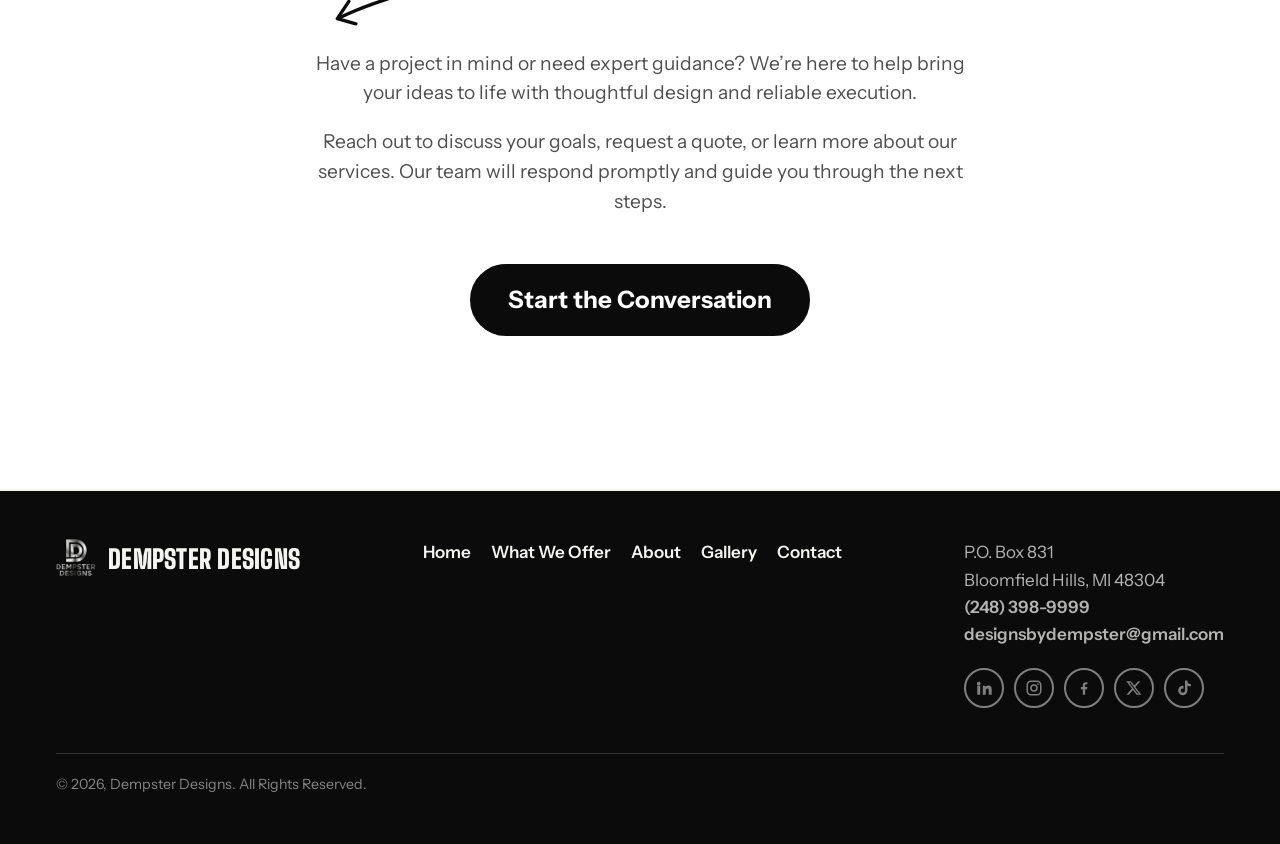
<file: about.html>
<!DOCTYPE html>

<html lang="en">

<head>

  <meta charset="utf-8">

  <meta name="viewport" content="width=device-width, initial-scale=1, viewport-fit=cover">

  <title>About — Dempster Designs</title>

  <meta name="description" content="Learn about our journey, values, and the experience behind every project we deliver.">

  <meta name="theme-color" content="#0b0b0c">

  <!-- Link previews (Open Graph / Twitter) -->
  <meta property="og:type" content="website">
  <meta property="og:site_name" content="Dempster Designs">
  <meta property="og:url" content="https://dempsterdesigns.netlify.app/about.html">
  <meta property="og:title" content="About — Dempster Designs">
  <meta property="og:description" content="Learn about our journey, values, and the experience behind every project we deliver.">
  <meta property="og:image" content="https://dempsterdesigns.netlify.app/assets/img/og-image.png">
  <meta property="og:image:secure_url" content="https://dempsterdesigns.netlify.app/assets/img/og-image.png">
  <meta property="og:image:type" content="image/png">
  <meta property="og:image:width" content="1200">
  <meta property="og:image:height" content="630">
  <meta property="og:image:alt" content="Dempster Designs logo — We Create Award Winning Signs">
  <meta name="twitter:card" content="summary_large_image">
  <meta name="twitter:title" content="About — Dempster Designs">
  <meta name="twitter:description" content="Learn about our journey, values, and the experience behind every project we deliver.">
  <meta name="twitter:image" content="https://dempsterdesigns.netlify.app/assets/img/og-image.png">
  <link rel="canonical" href="https://dempsterdesigns.netlify.app/about.html">

  <link rel="icon" href="favicon.ico" sizes="any">
  <link rel="icon" href="assets/img/figma_1_260.png" type="image/png" sizes="160x160">
  <link rel="apple-touch-icon" href="assets/img/apple-touch-icon.png">

  <!-- Fonts: Big Shoulders Display + Instrument Sans from Google Fonts, self-hosted as variable woff2 (see assets/css/style.css).

       Zero external requests. Google Fonts equivalent if preferred:

       https://fonts.googleapis.com/css2?family=Big+Shoulders+Display:wght@800;900&family=Instrument+Sans:wght@400;600;700&display=swap -->

  <link rel="preload" as="font" type="font/woff2" href="assets/fonts/BigShouldersDisplay-var.woff2" crossorigin>

  <link rel="preload" as="font" type="font/woff2" href="assets/fonts/InstrumentSans-var.woff2" crossorigin>

  <link rel="stylesheet" href="assets/css/style.css">

</head>

<body>



<!-- ===== Inline SVG sticker sprite (referenced with <use>) — no extra requests ===== -->

<svg width="0" height="0" style="position:absolute" aria-hidden="true" focusable="false">

  <defs>

    <symbol id="s-star" viewBox="0 0 100 100"><path d="M50 6 L61 37 L94 38 L67 58 L77 91 L50 71 L23 91 L33 58 L6 38 L39 37 Z" fill="var(--lime-fill, #b4ff2a)" stroke="currentColor" stroke-width="4" stroke-linejoin="round"/></symbol>

    <symbol id="s-bolt" viewBox="0 0 60 100"><path d="M36 3 L8 56 L28 54 L20 97 L54 40 L33 43 Z" fill="var(--blue, #2f7bff)" stroke="currentColor" stroke-width="4" stroke-linejoin="round"/></symbol>

    <symbol id="s-arrow" viewBox="0 0 160 100"><path d="M6 78 C 30 20, 70 14, 96 44 C 112 62, 128 66, 146 48" fill="none" stroke="var(--red, #ff3b3f)" stroke-width="7" stroke-linecap="round" stroke-linejoin="round"/><path d="M124 34 L150 44 L138 68" fill="none" stroke="var(--red, #ff3b3f)" stroke-width="7" stroke-linecap="round" stroke-linejoin="round"/></symbol>

    <symbol id="s-arrow2" viewBox="0 0 160 60"><path d="M6 32 C 40 26, 80 36, 148 28" fill="none" stroke="currentColor" stroke-width="6" stroke-linecap="round"/><path d="M124 8 L152 28 L122 50" fill="none" stroke="currentColor" stroke-width="6" stroke-linecap="round" stroke-linejoin="round"/></symbol>

    <symbol id="s-hand" viewBox="0 0 120 100"><path d="M8 46 C 4 40, 10 32, 18 34 L 70 36 L 70 12 C 70 4, 82 4, 82 12 L 82 36 L 100 40 C 110 42, 112 50, 108 56 L 108 62 C 110 70, 106 76, 100 78 L 100 84 C 100 92, 92 96, 84 94 L 40 90 C 26 88, 18 78, 14 66 Z" fill="var(--bg, #fff)" stroke="currentColor" stroke-width="4" stroke-linejoin="round"/><path d="M82 40 L 82 56 M 96 58 L 96 76 M 100 62 L 84 62 M 100 78 L 84 78" fill="none" stroke="currentColor" stroke-width="3" stroke-linecap="round"/></symbol>

    <symbol id="s-burst" viewBox="0 0 100 100"><g stroke="var(--red, #ff3b3f)" stroke-width="5" stroke-linecap="round"><path d="M50 4 V22 M50 78 V96 M4 50 H22 M78 50 H96 M17 17 L30 30 M70 70 L83 83 M83 17 L70 30 M30 70 L17 83"/></g><circle cx="50" cy="50" r="14" fill="var(--red, #ff3b3f)" stroke="currentColor" stroke-width="4"/></symbol>

    <symbol id="s-squig" viewBox="0 0 200 40"><path d="M4 22 C 24 2, 44 42, 64 22 S 104 2, 124 22 S 164 42, 196 14" fill="none" stroke="var(--blue, #2f7bff)" stroke-width="7" stroke-linecap="round"/></symbol>

    <symbol id="s-aster" viewBox="0 0 100 100"><g stroke="var(--gold, #e2bd57)" stroke-width="12" stroke-linecap="round"><path d="M50 8 V92 M14 29 L86 71 M86 29 L14 71"/></g></symbol>

    <symbol id="s-curve" viewBox="0 0 120 120"><path d="M12 96 C 6 40, 60 6, 104 24" fill="none" stroke="var(--lime, #b4ff2a)" stroke-width="8" stroke-linecap="round"/><path d="M84 8 L108 26 L88 46" fill="none" stroke="var(--lime, #b4ff2a)" stroke-width="8" stroke-linecap="round" stroke-linejoin="round"/></symbol>

    <symbol id="s-circle" viewBox="0 0 120 120"><path d="M60 14 C 90 10, 112 30, 108 60 C 104 92, 74 110, 46 104 C 18 98, 6 70, 14 44 C 20 26, 36 16, 54 16" fill="none" stroke="var(--gold, #e2bd57)" stroke-width="6" stroke-linecap="round"/></symbol>

    <symbol id="s-dots" viewBox="0 0 200 60"><circle cx="30" cy="30" r="22" fill="rgba(255,255,255,.55)"/><path d="M100 46 L80 28 C74 22 76 12 86 12 C92 12 97 16 100 21 C103 16 108 12 114 12 C124 12 126 22 120 28 Z" fill="rgba(255,255,255,.85)"/><circle cx="170" cy="30" r="22" fill="rgba(255,255,255,.55)"/></symbol>
    <symbol id="s-dotarrow" viewBox="0 0 120 100"><g fill="var(--gold, #e2bd57)"><circle cx="10" cy="50" r="6"/><circle cx="28" cy="50" r="6"/><circle cx="46" cy="50" r="6"/><circle cx="64" cy="50" r="6"/><circle cx="82" cy="50" r="6"/><circle cx="64" cy="32" r="6"/><circle cx="64" cy="68" r="6"/><circle cx="82" cy="20" r="6"/><circle cx="82" cy="80" r="6"/><circle cx="100" cy="50" r="6"/><circle cx="46" cy="20" r="6"/><circle cx="46" cy="80" r="6"/></g></symbol>
    <symbol id="i-play" viewBox="0 0 24 24"><path d="M7 4 L20 12 L7 20 Z" fill="currentColor"/></symbol>

    <symbol id="i-pause" viewBox="0 0 24 24"><path d="M6 4 H10 V20 H6 Z M14 4 H18 V20 H14 Z" fill="currentColor"/></symbol>

    <symbol id="i-x" viewBox="0 0 24 24"><path d="M5 5 L19 19 M19 5 L5 19" stroke="currentColor" stroke-width="2.5" stroke-linecap="round"/></symbol>

    <symbol id="i-chev" viewBox="0 0 24 24"><path d="M9 5 L16 12 L9 19" fill="none" stroke="currentColor" stroke-width="2.5" stroke-linecap="round" stroke-linejoin="round"/></symbol>

  </defs>

</svg>



<a class="skip" href="#main">Skip to content</a>

<header class="site-head">

  <div class="wrap">

    <a class="brand" href="index.html" aria-label="Dempster Designs, home">

      <img src="assets/img/w900/logo-96.webp" width="96" height="88" alt="">

      <span>Dempster Designs</span>

    </a>

    <button class="nav-toggle" type="button" aria-expanded="false" aria-controls="nav">

      <span class="lbl">Menu</span>

      <svg viewBox="0 0 24 24" aria-hidden="true"><path d="M3 6h18M3 12h18M3 18h18" stroke="currentColor" stroke-width="2.5" stroke-linecap="round"/></svg>

    </button>

    <nav class="nav" id="nav" aria-label="Primary">

      <ul>

        <li><a href="index.html">Home</a></li>
        <li><a href="what-we-offer.html">What We Offer</a></li>
        <li><a href="about.html" aria-current="page">About</a></li>
        <li><a href="gallery.html">Gallery</a></li>
        <li><a class="cta" href="contact.html">Contact</a></li>

      </ul>

    </nav>

  </div>

</header>



<main id="main">



  <!-- PAGE HERO — full-bleed photo backdrop, heading aligned to the bottom (thesigngroup service-page pattern). Copy: live page H1 + lede -->

  <section class="page-hero t-dark" data-theme="dark" style="--pos: 50% 40%">

    <div class="ph-bg"><img src="assets/img/w900/highlight-16_image-5-1.webp" srcset="assets/img/w450/highlight-16_image-5-1.webp 450w, assets/img/w900/highlight-16_image-5-1.webp 900w, assets/img/highlight-16_image-5-1.webp 1493w" sizes="100vw" width="1493" height="1600" alt="Modern office building with blue sky" fetchpriority="high" data-parallax="0.18" style="--py:0"></div>

    <div class="float" aria-hidden="true"><img src="assets/img/cutouts/bloomfield-hills-sign.webp" srcset="assets/img/cutouts/bloomfield-hills-sign-400.webp 400w, assets/img/cutouts/bloomfield-hills-sign.webp 800w" sizes="16vw" width="800" height="390" alt="" loading="lazy"></div>

    <div class="wrap ph-inner">

      <p class="crumbs"><a href="index.html">Home</a><svg aria-hidden="true"><use href="#i-chev"/></svg><span>About</span></p>

      <h1 class="stack sm" id="ph" data-fit="0.6">

        <span class="line"><span class="w">Decades of</span><span class="stk aster desk-only" aria-hidden="true"><svg><use href="#s-aster"/></svg></span></span>
        <span class="line"><span class="w outline">Craftsmanship</span></span>
        <span class="line"><span class="w">and Creative</span></span>
        <span class="line"><span class="w">Expertise</span><span class="stk star drop" aria-hidden="true"><svg><use href="#s-star"/></svg></span></span>

      </h1>

      <p class="lede reveal">Learn about our journey, values, and the experience behind every project we deliver.</p>

    </div>

  </section>


  <!-- MEET THE ARTIST — white. Copy: /about/ verbatim; portrait from that page -->
  <section class="section t-light" data-theme="light" aria-labelledby="ma-h">
    <div class="wrap artist">
      <div>
        <div class="print portrait reveal"><img src="assets/img/w900/69fb49124e9c8_0D68BEE2-954B-40B3-8E95-3A30449027D7-1.webp" srcset="assets/img/w450/69fb49124e9c8_0D68BEE2-954B-40B3-8E95-3A30449027D7-1.webp 450w, assets/img/w900/69fb49124e9c8_0D68BEE2-954B-40B3-8E95-3A30449027D7-1.webp 900w, assets/img/69fb49124e9c8_0D68BEE2-954B-40B3-8E95-3A30449027D7-1.jpeg 944w" sizes="(min-width: 900px) 34vw, 90vw" width="944" height="1088" alt="Smiling older man in front of city skyline" loading="lazy" decoding="async"></div>
      </div>
      <div class="prose">
        <h2 class="display h-lg reveal" id="ma-h">Meet the Artist</h2>
        <p class="h-sm reveal" style="margin: 22px 0 20px; color: var(--ink); --i:1">The Art of Design, Signs &amp; Branding</p>
        <div class="reveal" style="--i:2">
        <p>Since its founding in 1969, Dempster Designs has been a leader in creating exceptional visual solutions for businesses, events, and charities across America and internationally. With a deep commitment to creativity and community, our studio specializes in crafting captivating images that strengthen brand identity and celebrate meaningful occasions.</p>
        <p>Robert Dempster is the eldest of nine children. He began his artistic journey watching his father hand-paint signs as his third job while supporting the family.</p>
        <details class="more">
          <summary><span class="lbl">Read More</span></summary>
          <div class="inner">
            <p>In 1971, after a serious car accident and a period of healing, Robert founded The Renaissance Art Gallery in Detroit’s historic Greektown. He later moved to Birmingham, Michigan, where he built a successful painting company and began creating large-scale murals on buildings throughout the city.</p>
            <p>Robert truly hit his stride when he founded Artwear, a sportswear printing company right here in Birmingham. The timing was perfect for custom T-shirt designs and community branding. After eleven highly successful years, he sold Artwear and launched Speedy Tees, a franchise T-shirt company that quickly grew to seven stores in the Birmingham area.</p>
            <p>Driven by his entrepreneurial spirit, Robert next expanded into a full range of creative services: fine art, painting, signs, sportswear, and posters. He has also pursued his passion for music as an on-air radio personality while remaining a dedicated community and church advocate.</p>
          </div>
        </details>
        </div>

        <!-- TODO: confirm dates with client.
             rgdempster.com/bio was unreachable (DNS failure) when this was built, so every entry below comes from
             dempsterdesigns.com/about or from a caption inside a gallery photo. The about page says "founding in 1969";
             the brief says the bio gives 1991, and "Our History" says "more than 30 years". Artwear (bio: 1975),
             Studio D (bio: 2010) and the Key to the City for the Woodward Avenue entrance signs are left out until confirmed. -->
        <ol class="timeline" aria-label="Milestones" data-stagger="li">
          <li class="reveal"><span class="yr">1969</span><span>Dempster Designs founded</span></li>
          <li class="reveal"><span class="yr">1971</span><span>The Renaissance Art Gallery, Detroit’s historic Greektown</span></li>
          <li class="reveal"><span class="yr">1978</span><span>Detroit Press Club Mural</span></li>
        </ol>
        <p class="todo">TODO: confirm dates with client</p>
      </div>
    </div>
  </section>

  <!-- FULL-BLEED with parallax — the Gentherm photo is the second image on the live about page -->
  <figure class="bleed" data-theme="dark">
    <img src="assets/img/w900/IMG_1905.webp" srcset="assets/img/w450/IMG_1905.webp 450w, assets/img/w900/IMG_1905.webp 900w, assets/img/IMG_1905.jpeg 1008w" sizes="100vw" width="1008" height="1024" alt="Gentherm corporate sign with orange purple logo" loading="lazy" decoding="async" data-parallax="0.12" style="--py:0">
    <figcaption>Gentherm corporate sign with orange purple logo</figcaption>
  </figure>

  <!-- OUR HISTORY — black band. Copy: /about/ -->
  <section class="section t-dark" data-theme="dark" aria-labelledby="oh-h">
    <div class="wrap split">
      <div>
        <h2 class="display h-lg reveal" id="oh-h">Our History</h2>
        <span class="stk arrow reveal" style="width: clamp(90px, 10vw, 150px); margin-top: 20px; transform: rotate(35deg); --i:1" aria-hidden="true"><svg><use href="#s-arrow"/></svg></span>
      </div>
      <div class="prose">
        <div class="reveal">
        <p>For more than 30 years, Dempster Designs has specialized in high-impact signs, vehicle wraps, and complete branding solutions for radio stations, automotive companies, healthcare providers, and many other industries.</p>
        <p>We pride ourselves on building strong local partnerships and truly understanding each client’s unique vision and values. From vibrant promotional materials to elegant signs, banners, and landscapes, our work is defined by artistry, meticulous attention to detail, and an unwavering commitment to excellence.</p>
        <p>At Dempster Designs, we believe in the power of visual storytelling. We are passionate about creating lasting connections through our creative services. Let us help bring your ideas to life.</p>
        </div>
        <div class="collage" style="margin-top: 48px;" data-stagger="figure">
          <figure class="c1 reveal"><img src="assets/img/w900/IMG_1660.webp" srcset="assets/img/w450/IMG_1660.webp 450w, assets/img/w900/IMG_1660.webp 900w, assets/img/IMG_1660.jpeg 1320w" sizes="(min-width: 900px) 38vw, 60vw" width="1320" height="1484" alt="Group viewing Detroit Press Club mural" loading="lazy" decoding="async"><figcaption>Group viewing Detroit Press Club mural</figcaption></figure>
          <figure class="c2 reveal"><img src="assets/img/w900/rsw_1440h_1440-4.webp" srcset="assets/img/w450/rsw_1440h_1440-4.webp 450w, assets/img/w900/rsw_1440h_1440-4.webp 784w" sizes="(min-width: 900px) 19vw, 30vw" width="784" height="1312" alt="Man in sunglasses pointing at signage collage" loading="lazy" decoding="async"><figcaption>Man in sunglasses pointing at signage collage</figcaption></figure>
          <figure class="c3 reveal"><img src="assets/img/w900/benefit-12-v3_image1-1-1.webp" srcset="assets/img/w450/benefit-12-v3_image1-1-1.webp 450w, assets/img/w900/benefit-12-v3_image1-1-1.webp 900w, assets/img/benefit-12-v3_image1-1-1.png 1107w" sizes="(min-width: 900px) 28vw, 45vw" width="1107" height="769" alt="Colorful Birmingham mural with rainbow design" loading="lazy" decoding="async"><figcaption>Colorful Birmingham mural with rainbow design</figcaption></figure>
          <figure class="c4 reveal"><img src="assets/img/w900/IMG_1207.webp" srcset="assets/img/w450/IMG_1207.webp 450w, assets/img/w900/IMG_1207.webp 900w, assets/img/IMG_1207.jpeg 960w" sizes="(min-width: 900px) 28vw, 45vw" width="960" height="960" alt="Studio D promotional image" loading="lazy" decoding="async"><figcaption>Studio D promotional image</figcaption></figure>
        </div>
      </div>
    </div>
  </section>

  <!-- CTA — second stacked-word moment. Copy: dempsterdesigns.com/ "Let's Start Your Project". -->
  <section class="section cta t-light" data-theme="light" aria-labelledby="cta-h">
    <div class="wrap">
      <div class="ring reveal">
        <span class="deco d1" aria-hidden="true"><svg><use href="#s-arrow"/></svg></span>
        <span class="deco d2" aria-hidden="true"><svg><use href="#s-arrow"/></svg></span>
        <span class="deco d3" aria-hidden="true"><svg><use href="#s-arrow2"/></svg></span>
        <span class="deco d4" aria-hidden="true"><svg><use href="#s-curve"/></svg></span>
        <span class="deco d5" aria-hidden="true"><svg><use href="#s-star"/></svg></span>
        <h2 class="stack" id="cta-h" data-fit="0.9">
          <span class="line"><span class="w">Let’s</span> <span class="w outline">Start</span></span>
          <span class="line"><span class="w">Your</span></span>
          <span class="line"><span class="w">Project</span></span>
        </h2>
      </div>
      <div class="prose reveal" style="--i:1">
        <p>Have a project in mind or need expert guidance? We’re here to help bring your ideas to life with thoughtful design and reliable execution.</p>
        <p>Reach out to discuss your goals, request a quote, or learn more about our services. Our team will respond promptly and guide you through the next steps.</p>
      </div>
      <a class="btn big reveal" style="--i:2" href="contact.html">Start the Conversation</a>
    </div>
  </section>
<a class="fab btn" href="contact.html">Start the Conversation</a>

</main>



<footer class="site-foot t-dark" data-theme="dark">

  <div class="wrap">

    <div class="cols">

      <a class="brand" href="index.html" aria-label="Dempster Designs, home">

        <img src="assets/img/w900/logo-96.webp" width="96" height="88" alt="" loading="lazy">

        <span>Dempster Designs</span>

      </a>

      <nav aria-label="Footer">

        <ul>

          <li><a href="index.html">Home</a></li>

          <li><a href="what-we-offer.html">What We Offer</a></li>

          <li><a href="about.html">About</a></li>

          <li><a href="gallery.html">Gallery</a></li>

          <li><a href="contact.html">Contact</a></li>

        </ul>

      </nav>

      <address>

        P.O. Box 831<br>Bloomfield Hills, MI 48304<br>

        <a href="tel:+12483989999">(248) 398-9999</a><br>

        <a href="mailto:designsbydempster@gmail.com">designsbydempster@gmail.com</a>

      </address>

      <ul class="social" aria-label="Social media">
        <li><a href="#" aria-disabled="true" onclick="return false" aria-label="LinkedIn" title="LinkedIn">
          <svg viewBox="0 0 24 24" aria-hidden="true"><path fill="currentColor" d="M4.98 3.5A2.5 2.5 0 1 1 5 8.5a2.5 2.5 0 0 1-.02-5ZM3 9h4v12H3V9Zm7 0h3.8v1.7h.1c.5-1 1.8-2 3.7-2 4 0 4.7 2.6 4.7 6V21h-4v-5.4c0-1.3 0-3-1.8-3s-2.1 1.4-2.1 2.9V21h-4V9Z"/></svg>
        </a></li>
        <li><a href="#" aria-disabled="true" onclick="return false" aria-label="Instagram" title="Instagram">
          <svg viewBox="0 0 24 24" aria-hidden="true"><rect x="3" y="3" width="18" height="18" rx="5" fill="none" stroke="currentColor" stroke-width="2"/><circle cx="12" cy="12" r="4" fill="none" stroke="currentColor" stroke-width="2"/><circle cx="17.3" cy="6.7" r="1.2" fill="currentColor"/></svg>
        </a></li>
        <li><a href="#" aria-disabled="true" onclick="return false" aria-label="Facebook" title="Facebook">
          <svg viewBox="0 0 24 24" aria-hidden="true"><path fill="currentColor" d="M13.5 21v-7.5h2.6l.4-3h-3V8.6c0-.9.3-1.5 1.5-1.5h1.6V4.4c-.3 0-1.2-.1-2.3-.1-2.3 0-3.9 1.4-3.9 4v2.2H7.8v3h2.6V21h3.1Z"/></svg>
        </a></li>
        <li><a href="#" aria-disabled="true" onclick="return false" aria-label="X (Twitter)" title="X (Twitter)">
          <svg viewBox="0 0 24 24" aria-hidden="true"><path fill="currentColor" d="M17.5 3h3l-6.8 7.8L21.7 21h-6.2l-4.9-6.4L5 21H2l7.3-8.3L1.6 3H8l4.4 5.8L17.5 3Zm-1 16.2h1.7L7.1 4.7H5.3l11.2 14.5Z"/></svg>
        </a></li>
        <li><a href="#" aria-disabled="true" onclick="return false" aria-label="TikTok" title="TikTok">
          <svg viewBox="0 0 24 24" aria-hidden="true"><path fill="currentColor" d="M16.6 2h-3.3v13.4a2.9 2.9 0 1 1-2.9-2.9c.3 0 .6 0 .9.1V9.2a6.2 6.2 0 1 0 5.3 6.2V8.6a7.4 7.4 0 0 0 4.4 1.4V6.7a4.4 4.4 0 0 1-4.4-4.7Z"/></svg>
        </a></li>
      </ul>

    </div>

    <small>© <span id="year">2026</span>, Dempster Designs. All Rights Reserved.</small>

  </div>

</footer>



<script src="assets/js/main.js" defer></script>

</body>

</html>
</file>
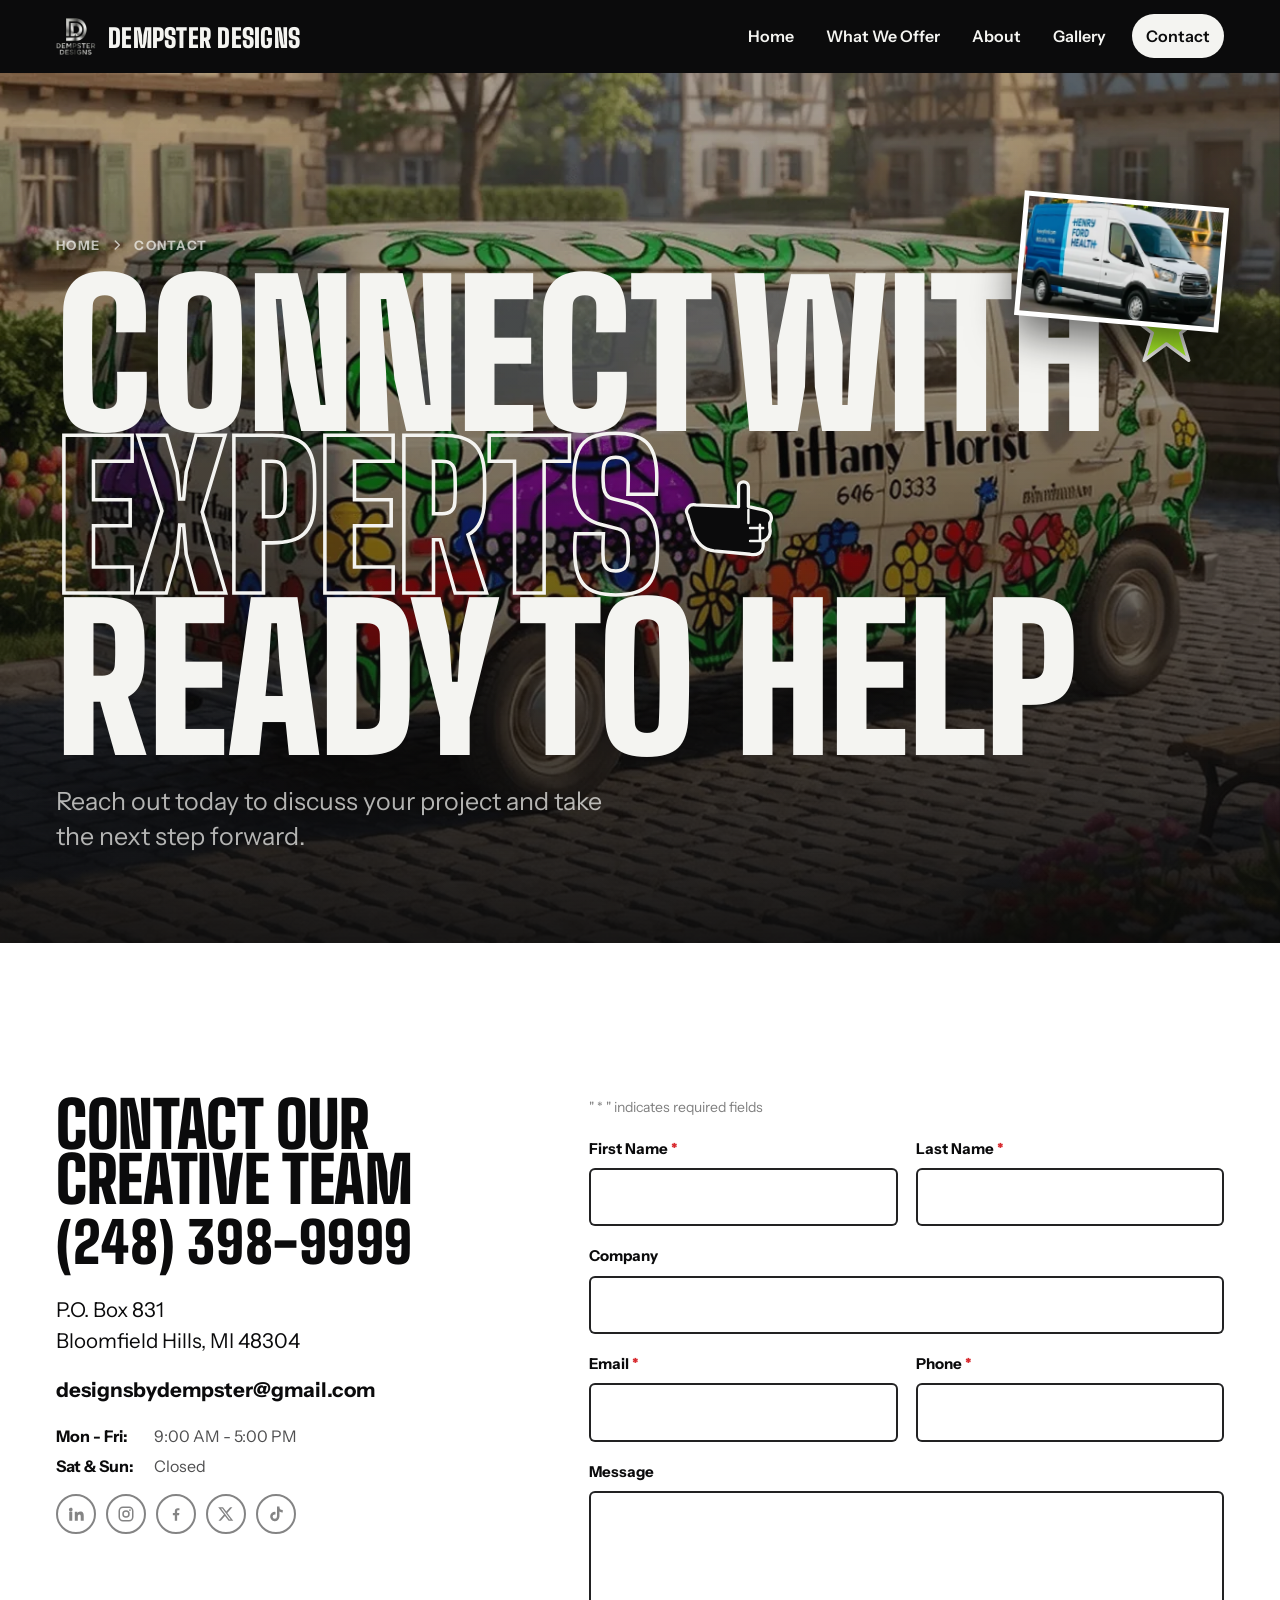
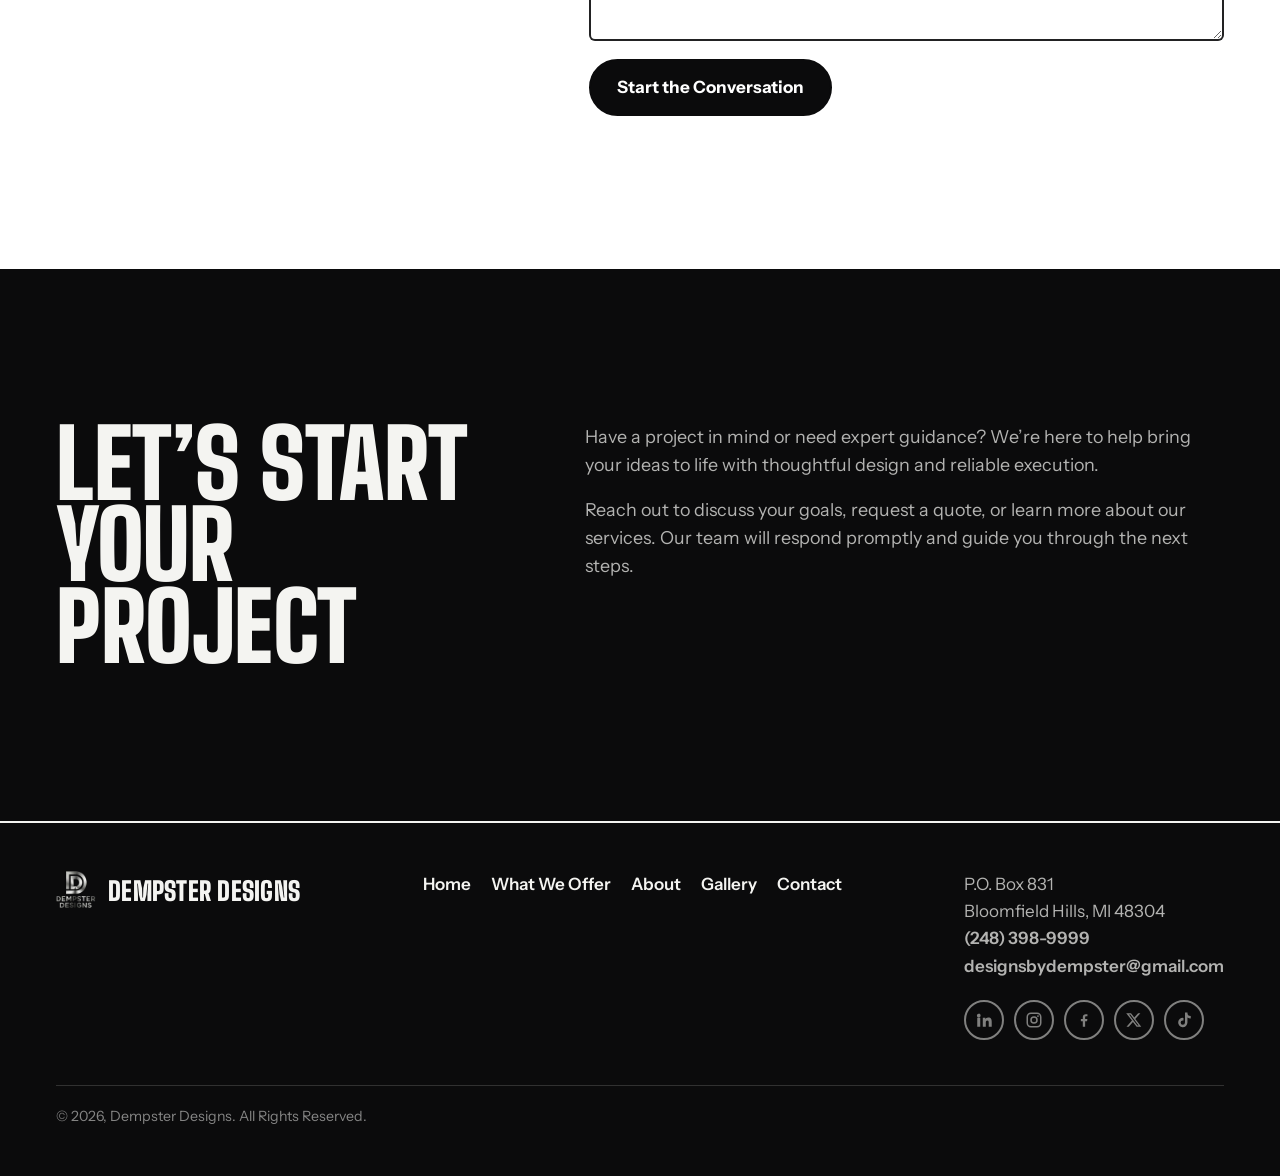
<file: contact.html>
<!DOCTYPE html>

<html lang="en">

<head>

  <meta charset="utf-8">

  <meta name="viewport" content="width=device-width, initial-scale=1, viewport-fit=cover">

  <title>Contact — Dempster Designs</title>

  <meta name="description" content="Reach out today to discuss your project and take the next step forward.">

  <meta name="theme-color" content="#0b0b0c">

  <!-- Link previews (Open Graph / Twitter) -->
  <meta property="og:type" content="website">
  <meta property="og:site_name" content="Dempster Designs">
  <meta property="og:url" content="https://dempsterdesigns.netlify.app/contact.html">
  <meta property="og:title" content="Contact — Dempster Designs">
  <meta property="og:description" content="Reach out today to discuss your project and take the next step forward.">
  <meta property="og:image" content="https://dempsterdesigns.netlify.app/assets/img/og-image.png">
  <meta property="og:image:secure_url" content="https://dempsterdesigns.netlify.app/assets/img/og-image.png">
  <meta property="og:image:type" content="image/png">
  <meta property="og:image:width" content="1200">
  <meta property="og:image:height" content="630">
  <meta property="og:image:alt" content="Dempster Designs logo — We Create Award Winning Signs">
  <meta name="twitter:card" content="summary_large_image">
  <meta name="twitter:title" content="Contact — Dempster Designs">
  <meta name="twitter:description" content="Reach out today to discuss your project and take the next step forward.">
  <meta name="twitter:image" content="https://dempsterdesigns.netlify.app/assets/img/og-image.png">
  <link rel="canonical" href="https://dempsterdesigns.netlify.app/contact.html">

  <link rel="icon" href="favicon.ico" sizes="any">
  <link rel="icon" href="assets/img/figma_1_260.png" type="image/png" sizes="160x160">
  <link rel="apple-touch-icon" href="assets/img/apple-touch-icon.png">

  <!-- Fonts: Big Shoulders Display + Instrument Sans from Google Fonts, self-hosted as variable woff2 (see assets/css/style.css).

       Zero external requests. Google Fonts equivalent if preferred:

       https://fonts.googleapis.com/css2?family=Big+Shoulders+Display:wght@800;900&family=Instrument+Sans:wght@400;600;700&display=swap -->

  <link rel="preload" as="font" type="font/woff2" href="assets/fonts/BigShouldersDisplay-var.woff2" crossorigin>

  <link rel="preload" as="font" type="font/woff2" href="assets/fonts/InstrumentSans-var.woff2" crossorigin>

  <link rel="stylesheet" href="assets/css/style.css">

</head>

<body>



<!-- ===== Inline SVG sticker sprite (referenced with <use>) — no extra requests ===== -->

<svg width="0" height="0" style="position:absolute" aria-hidden="true" focusable="false">

  <defs>

    <symbol id="s-star" viewBox="0 0 100 100"><path d="M50 6 L61 37 L94 38 L67 58 L77 91 L50 71 L23 91 L33 58 L6 38 L39 37 Z" fill="var(--lime-fill, #b4ff2a)" stroke="currentColor" stroke-width="4" stroke-linejoin="round"/></symbol>

    <symbol id="s-bolt" viewBox="0 0 60 100"><path d="M36 3 L8 56 L28 54 L20 97 L54 40 L33 43 Z" fill="var(--blue, #2f7bff)" stroke="currentColor" stroke-width="4" stroke-linejoin="round"/></symbol>

    <symbol id="s-arrow" viewBox="0 0 160 100"><path d="M6 78 C 30 20, 70 14, 96 44 C 112 62, 128 66, 146 48" fill="none" stroke="var(--red, #ff3b3f)" stroke-width="7" stroke-linecap="round" stroke-linejoin="round"/><path d="M124 34 L150 44 L138 68" fill="none" stroke="var(--red, #ff3b3f)" stroke-width="7" stroke-linecap="round" stroke-linejoin="round"/></symbol>

    <symbol id="s-arrow2" viewBox="0 0 160 60"><path d="M6 32 C 40 26, 80 36, 148 28" fill="none" stroke="currentColor" stroke-width="6" stroke-linecap="round"/><path d="M124 8 L152 28 L122 50" fill="none" stroke="currentColor" stroke-width="6" stroke-linecap="round" stroke-linejoin="round"/></symbol>

    <symbol id="s-hand" viewBox="0 0 120 100"><path d="M8 46 C 4 40, 10 32, 18 34 L 70 36 L 70 12 C 70 4, 82 4, 82 12 L 82 36 L 100 40 C 110 42, 112 50, 108 56 L 108 62 C 110 70, 106 76, 100 78 L 100 84 C 100 92, 92 96, 84 94 L 40 90 C 26 88, 18 78, 14 66 Z" fill="var(--bg, #fff)" stroke="currentColor" stroke-width="4" stroke-linejoin="round"/><path d="M82 40 L 82 56 M 96 58 L 96 76 M 100 62 L 84 62 M 100 78 L 84 78" fill="none" stroke="currentColor" stroke-width="3" stroke-linecap="round"/></symbol>

    <symbol id="s-burst" viewBox="0 0 100 100"><g stroke="var(--red, #ff3b3f)" stroke-width="5" stroke-linecap="round"><path d="M50 4 V22 M50 78 V96 M4 50 H22 M78 50 H96 M17 17 L30 30 M70 70 L83 83 M83 17 L70 30 M30 70 L17 83"/></g><circle cx="50" cy="50" r="14" fill="var(--red, #ff3b3f)" stroke="currentColor" stroke-width="4"/></symbol>

    <symbol id="s-squig" viewBox="0 0 200 40"><path d="M4 22 C 24 2, 44 42, 64 22 S 104 2, 124 22 S 164 42, 196 14" fill="none" stroke="var(--blue, #2f7bff)" stroke-width="7" stroke-linecap="round"/></symbol>

    <symbol id="s-aster" viewBox="0 0 100 100"><g stroke="var(--gold, #e2bd57)" stroke-width="12" stroke-linecap="round"><path d="M50 8 V92 M14 29 L86 71 M86 29 L14 71"/></g></symbol>

    <symbol id="s-curve" viewBox="0 0 120 120"><path d="M12 96 C 6 40, 60 6, 104 24" fill="none" stroke="var(--lime, #b4ff2a)" stroke-width="8" stroke-linecap="round"/><path d="M84 8 L108 26 L88 46" fill="none" stroke="var(--lime, #b4ff2a)" stroke-width="8" stroke-linecap="round" stroke-linejoin="round"/></symbol>

    <symbol id="s-circle" viewBox="0 0 120 120"><path d="M60 14 C 90 10, 112 30, 108 60 C 104 92, 74 110, 46 104 C 18 98, 6 70, 14 44 C 20 26, 36 16, 54 16" fill="none" stroke="var(--gold, #e2bd57)" stroke-width="6" stroke-linecap="round"/></symbol>

    <symbol id="s-dots" viewBox="0 0 200 60"><circle cx="30" cy="30" r="22" fill="rgba(255,255,255,.55)"/><path d="M100 46 L80 28 C74 22 76 12 86 12 C92 12 97 16 100 21 C103 16 108 12 114 12 C124 12 126 22 120 28 Z" fill="rgba(255,255,255,.85)"/><circle cx="170" cy="30" r="22" fill="rgba(255,255,255,.55)"/></symbol>
    <symbol id="s-dotarrow" viewBox="0 0 120 100"><g fill="var(--gold, #e2bd57)"><circle cx="10" cy="50" r="6"/><circle cx="28" cy="50" r="6"/><circle cx="46" cy="50" r="6"/><circle cx="64" cy="50" r="6"/><circle cx="82" cy="50" r="6"/><circle cx="64" cy="32" r="6"/><circle cx="64" cy="68" r="6"/><circle cx="82" cy="20" r="6"/><circle cx="82" cy="80" r="6"/><circle cx="100" cy="50" r="6"/><circle cx="46" cy="20" r="6"/><circle cx="46" cy="80" r="6"/></g></symbol>
    <symbol id="i-play" viewBox="0 0 24 24"><path d="M7 4 L20 12 L7 20 Z" fill="currentColor"/></symbol>

    <symbol id="i-pause" viewBox="0 0 24 24"><path d="M6 4 H10 V20 H6 Z M14 4 H18 V20 H14 Z" fill="currentColor"/></symbol>

    <symbol id="i-x" viewBox="0 0 24 24"><path d="M5 5 L19 19 M19 5 L5 19" stroke="currentColor" stroke-width="2.5" stroke-linecap="round"/></symbol>

    <symbol id="i-chev" viewBox="0 0 24 24"><path d="M9 5 L16 12 L9 19" fill="none" stroke="currentColor" stroke-width="2.5" stroke-linecap="round" stroke-linejoin="round"/></symbol>

  </defs>

</svg>



<a class="skip" href="#main">Skip to content</a>

<header class="site-head">

  <div class="wrap">

    <a class="brand" href="index.html" aria-label="Dempster Designs, home">

      <img src="assets/img/w900/logo-96.webp" width="96" height="88" alt="">

      <span>Dempster Designs</span>

    </a>

    <button class="nav-toggle" type="button" aria-expanded="false" aria-controls="nav">

      <span class="lbl">Menu</span>

      <svg viewBox="0 0 24 24" aria-hidden="true"><path d="M3 6h18M3 12h18M3 18h18" stroke="currentColor" stroke-width="2.5" stroke-linecap="round"/></svg>

    </button>

    <nav class="nav" id="nav" aria-label="Primary">

      <ul>

        <li><a href="index.html">Home</a></li>
        <li><a href="what-we-offer.html">What We Offer</a></li>
        <li><a href="about.html">About</a></li>
        <li><a href="gallery.html">Gallery</a></li>
        <li><a class="cta" href="contact.html" aria-current="page">Contact</a></li>

      </ul>

    </nav>

  </div>

</header>



<main id="main">



  <!-- PAGE HERO — full-bleed photo backdrop, heading aligned to the bottom (thesigngroup service-page pattern). Copy: live page H1 + lede -->

  <section class="page-hero t-dark" data-theme="dark" style="--pos: 50% 60%">

    <div class="ph-bg"><img src="assets/img/w900/hero-4-v2_background_image-4-1.webp" srcset="assets/img/w450/hero-4-v2_background_image-4-1.webp 450w, assets/img/w900/hero-4-v2_background_image-4-1.webp 900w, assets/img/hero-4-v2_background_image-4-1.webp 1600w" sizes="100vw" width="1600" height="821" alt="Vintage van painted with colorful flowers" fetchpriority="high" data-parallax="0.18" style="--py:0"></div>

    <div class="float" aria-hidden="true"><img src="assets/img/cutouts/henry-ford-van.webp" srcset="assets/img/cutouts/henry-ford-van-400.webp 400w, assets/img/cutouts/henry-ford-van.webp 900w" sizes="16vw" width="900" height="533" alt="" loading="lazy"></div>

    <div class="wrap ph-inner">

      <p class="crumbs"><a href="index.html">Home</a><svg aria-hidden="true"><use href="#i-chev"/></svg><span>Contact</span></p>

      <h1 class="stack sm" id="ph" data-fit="0.6">

        <span class="line"><span class="w">Connect</span><span class="w">With</span><span class="stk star lift desk-only" aria-hidden="true"><svg><use href="#s-star"/></svg></span></span>
        <span class="line"><span class="w outline">Experts</span><span class="stk hand" aria-hidden="true"><svg><use href="#s-hand"/></svg></span></span>
        <span class="line"><span class="w">Ready</span><span class="w">To Help</span></span>

      </h1>

      <p class="lede reveal">Reach out today to discuss your project and take the next step forward.</p>

    </div>

  </section>


  <!-- CONTACT — white. Copy: /contact/. Form is markup only. -->
  <section class="section t-light" data-theme="light" aria-labelledby="ct-h">
    <div class="wrap contact">
      <div>
        <h2 class="display h-md reveal" id="ct-h">Contact Our Creative Team</h2>
        <address class="reveal" style="--i:1">
          <a class="phone" href="tel:+12483989999">(248) 398-9999</a>
          <p>P.O. Box 831<br>Bloomfield Hills, MI 48304</p>
          <p><a href="mailto:designsbydempster@gmail.com">designsbydempster@gmail.com</a></p>
          <dl class="hours">
            <dt>Mon - Fri:</dt><dd>9:00 AM - 5:00 PM</dd>
            <dt>Sat &amp; Sun:</dt><dd>Closed</dd>
          </dl>
        </address>
        <!-- TODO: replace each "#" with the client's real profile URL. Links stay non-clickable (aria-disabled) until then. -->
        <ul class="social reveal" style="--i:2" aria-label="Social media">
          <li><a href="#" aria-disabled="true" onclick="return false" aria-label="LinkedIn" title="LinkedIn">
            <svg viewBox="0 0 24 24" aria-hidden="true"><path fill="currentColor" d="M4.98 3.5A2.5 2.5 0 1 1 5 8.5a2.5 2.5 0 0 1-.02-5ZM3 9h4v12H3V9Zm7 0h3.8v1.7h.1c.5-1 1.8-2 3.7-2 4 0 4.7 2.6 4.7 6V21h-4v-5.4c0-1.3 0-3-1.8-3s-2.1 1.4-2.1 2.9V21h-4V9Z"/></svg>
          </a></li>
          <li><a href="#" aria-disabled="true" onclick="return false" aria-label="Instagram" title="Instagram">
            <svg viewBox="0 0 24 24" aria-hidden="true"><rect x="3" y="3" width="18" height="18" rx="5" fill="none" stroke="currentColor" stroke-width="2"/><circle cx="12" cy="12" r="4" fill="none" stroke="currentColor" stroke-width="2"/><circle cx="17.3" cy="6.7" r="1.2" fill="currentColor"/></svg>
          </a></li>
          <li><a href="#" aria-disabled="true" onclick="return false" aria-label="Facebook" title="Facebook">
            <svg viewBox="0 0 24 24" aria-hidden="true"><path fill="currentColor" d="M13.5 21v-7.5h2.6l.4-3h-3V8.6c0-.9.3-1.5 1.5-1.5h1.6V4.4c-.3 0-1.2-.1-2.3-.1-2.3 0-3.9 1.4-3.9 4v2.2H7.8v3h2.6V21h3.1Z"/></svg>
          </a></li>
          <li><a href="#" aria-disabled="true" onclick="return false" aria-label="X (Twitter)" title="X (Twitter)">
            <svg viewBox="0 0 24 24" aria-hidden="true"><path fill="currentColor" d="M17.5 3h3l-6.8 7.8L21.7 21h-6.2l-4.9-6.4L5 21H2l7.3-8.3L1.6 3H8l4.4 5.8L17.5 3Zm-1 16.2h1.7L7.1 4.7H5.3l11.2 14.5Z"/></svg>
          </a></li>
          <li><a href="#" aria-disabled="true" onclick="return false" aria-label="TikTok" title="TikTok">
            <svg viewBox="0 0 24 24" aria-hidden="true"><path fill="currentColor" d="M16.6 2h-3.3v13.4a2.9 2.9 0 1 1-2.9-2.9c.3 0 .6 0 .9.1V9.2a6.2 6.2 0 1 0 5.3 6.2V8.6a7.4 7.4 0 0 0 4.4 1.4V6.7a4.4 4.4 0 0 1-4.4-4.7Z"/></svg>
          </a></li>
        </ul>
      </div>

      <!--
        FORM: handled by Netlify Forms. Netlify finds this form at deploy time through the data-netlify
        attribute (form detection must be enabled in the dashboard) and stores every submission under
        Netlify → Forms → "contact". Same origin as the site — no third-party form service involved.

        RECIPIENT: set in the Netlify dashboard, not here: Forms → Form submission notifications →
        Add notification → Email notification → enter the address, form "contact". Add one notification
        per recipient; change or remove them there at any time, no redeploy needed.

        With JS the form posts in the background (assets/js/main.js, 4g) and shows a message in .form-status.
        Without JS it posts normally and Netlify shows its own thank-you page.
        The honeypot field "bot-field" drops bot submissions.
        Field names (first_name, last_name, company, email, phone, message) match the live site's Gravity Form.
        If a field is added or renamed, redeploy so Netlify picks it up.
      -->
      <form class="form reveal" style="--i:1" name="contact" method="POST" data-netlify="true" netlify-honeypot="bot-field">
        <input type="hidden" name="form-name" value="contact">
        <p class="note">" * " indicates required fields</p>
        <div class="row">
          <label><span>First Name <span class="req" aria-hidden="true">*</span></span><input type="text" name="first_name" autocomplete="given-name" required></label>
          <label><span>Last Name <span class="req" aria-hidden="true">*</span></span><input type="text" name="last_name" autocomplete="family-name" required></label>
        </div>
        <label><span>Company</span><input type="text" name="company" autocomplete="organization"></label>
        <div class="row">
          <label><span>Email <span class="req" aria-hidden="true">*</span></span><input type="email" name="email" autocomplete="email" required></label>
          <label><span>Phone <span class="req" aria-hidden="true">*</span></span><input type="tel" name="phone" autocomplete="tel" required></label>
        </div>
        <label><span>Message</span><textarea name="message"></textarea></label>
        <label class="hp" aria-hidden="true">Leave this empty<input type="text" name="bot-field" tabindex="-1" autocomplete="off"></label>
        <!-- TODO: the live site has no submit-button label in its markup (Gravity Forms default). "Start the Conversation" is reused from the homepage CTA. -->
        <div><button class="btn" type="submit">Start the Conversation</button></div>
        <p class="form-status" role="status" aria-live="polite"></p>
      </form>
    </div>
  </section>

  <!-- copy: dempsterdesigns.com/ "Let's Start Your Project" paragraphs — black band -->
  <section class="section t-dark" data-theme="dark" aria-labelledby="ls-h">
    <div class="wrap split">
      <h2 class="display h-lg reveal" id="ls-h">Let’s Start Your Project</h2>
      <div class="prose reveal" style="--i:1">
        <p>Have a project in mind or need expert guidance? We’re here to help bring your ideas to life with thoughtful design and reliable execution.</p>
        <p>Reach out to discuss your goals, request a quote, or learn more about our services. Our team will respond promptly and guide you through the next steps.</p>
      </div>
    </div>
  </section>


</main>



<footer class="site-foot t-dark" data-theme="dark">

  <div class="wrap">

    <div class="cols">

      <a class="brand" href="index.html" aria-label="Dempster Designs, home">

        <img src="assets/img/w900/logo-96.webp" width="96" height="88" alt="" loading="lazy">

        <span>Dempster Designs</span>

      </a>

      <nav aria-label="Footer">

        <ul>

          <li><a href="index.html">Home</a></li>

          <li><a href="what-we-offer.html">What We Offer</a></li>

          <li><a href="about.html">About</a></li>

          <li><a href="gallery.html">Gallery</a></li>

          <li><a href="contact.html">Contact</a></li>

        </ul>

      </nav>

      <address>

        P.O. Box 831<br>Bloomfield Hills, MI 48304<br>

        <a href="tel:+12483989999">(248) 398-9999</a><br>

        <a href="mailto:designsbydempster@gmail.com">designsbydempster@gmail.com</a>

      </address>

      <ul class="social" aria-label="Social media">
        <li><a href="#" aria-disabled="true" onclick="return false" aria-label="LinkedIn" title="LinkedIn">
          <svg viewBox="0 0 24 24" aria-hidden="true"><path fill="currentColor" d="M4.98 3.5A2.5 2.5 0 1 1 5 8.5a2.5 2.5 0 0 1-.02-5ZM3 9h4v12H3V9Zm7 0h3.8v1.7h.1c.5-1 1.8-2 3.7-2 4 0 4.7 2.6 4.7 6V21h-4v-5.4c0-1.3 0-3-1.8-3s-2.1 1.4-2.1 2.9V21h-4V9Z"/></svg>
        </a></li>
        <li><a href="#" aria-disabled="true" onclick="return false" aria-label="Instagram" title="Instagram">
          <svg viewBox="0 0 24 24" aria-hidden="true"><rect x="3" y="3" width="18" height="18" rx="5" fill="none" stroke="currentColor" stroke-width="2"/><circle cx="12" cy="12" r="4" fill="none" stroke="currentColor" stroke-width="2"/><circle cx="17.3" cy="6.7" r="1.2" fill="currentColor"/></svg>
        </a></li>
        <li><a href="#" aria-disabled="true" onclick="return false" aria-label="Facebook" title="Facebook">
          <svg viewBox="0 0 24 24" aria-hidden="true"><path fill="currentColor" d="M13.5 21v-7.5h2.6l.4-3h-3V8.6c0-.9.3-1.5 1.5-1.5h1.6V4.4c-.3 0-1.2-.1-2.3-.1-2.3 0-3.9 1.4-3.9 4v2.2H7.8v3h2.6V21h3.1Z"/></svg>
        </a></li>
        <li><a href="#" aria-disabled="true" onclick="return false" aria-label="X (Twitter)" title="X (Twitter)">
          <svg viewBox="0 0 24 24" aria-hidden="true"><path fill="currentColor" d="M17.5 3h3l-6.8 7.8L21.7 21h-6.2l-4.9-6.4L5 21H2l7.3-8.3L1.6 3H8l4.4 5.8L17.5 3Zm-1 16.2h1.7L7.1 4.7H5.3l11.2 14.5Z"/></svg>
        </a></li>
        <li><a href="#" aria-disabled="true" onclick="return false" aria-label="TikTok" title="TikTok">
          <svg viewBox="0 0 24 24" aria-hidden="true"><path fill="currentColor" d="M16.6 2h-3.3v13.4a2.9 2.9 0 1 1-2.9-2.9c.3 0 .6 0 .9.1V9.2a6.2 6.2 0 1 0 5.3 6.2V8.6a7.4 7.4 0 0 0 4.4 1.4V6.7a4.4 4.4 0 0 1-4.4-4.7Z"/></svg>
        </a></li>
      </ul>

    </div>

    <small>© <span id="year">2026</span>, Dempster Designs. All Rights Reserved.</small>

  </div>

</footer>



<script src="assets/js/main.js" defer></script>

</body>

</html>
</file>
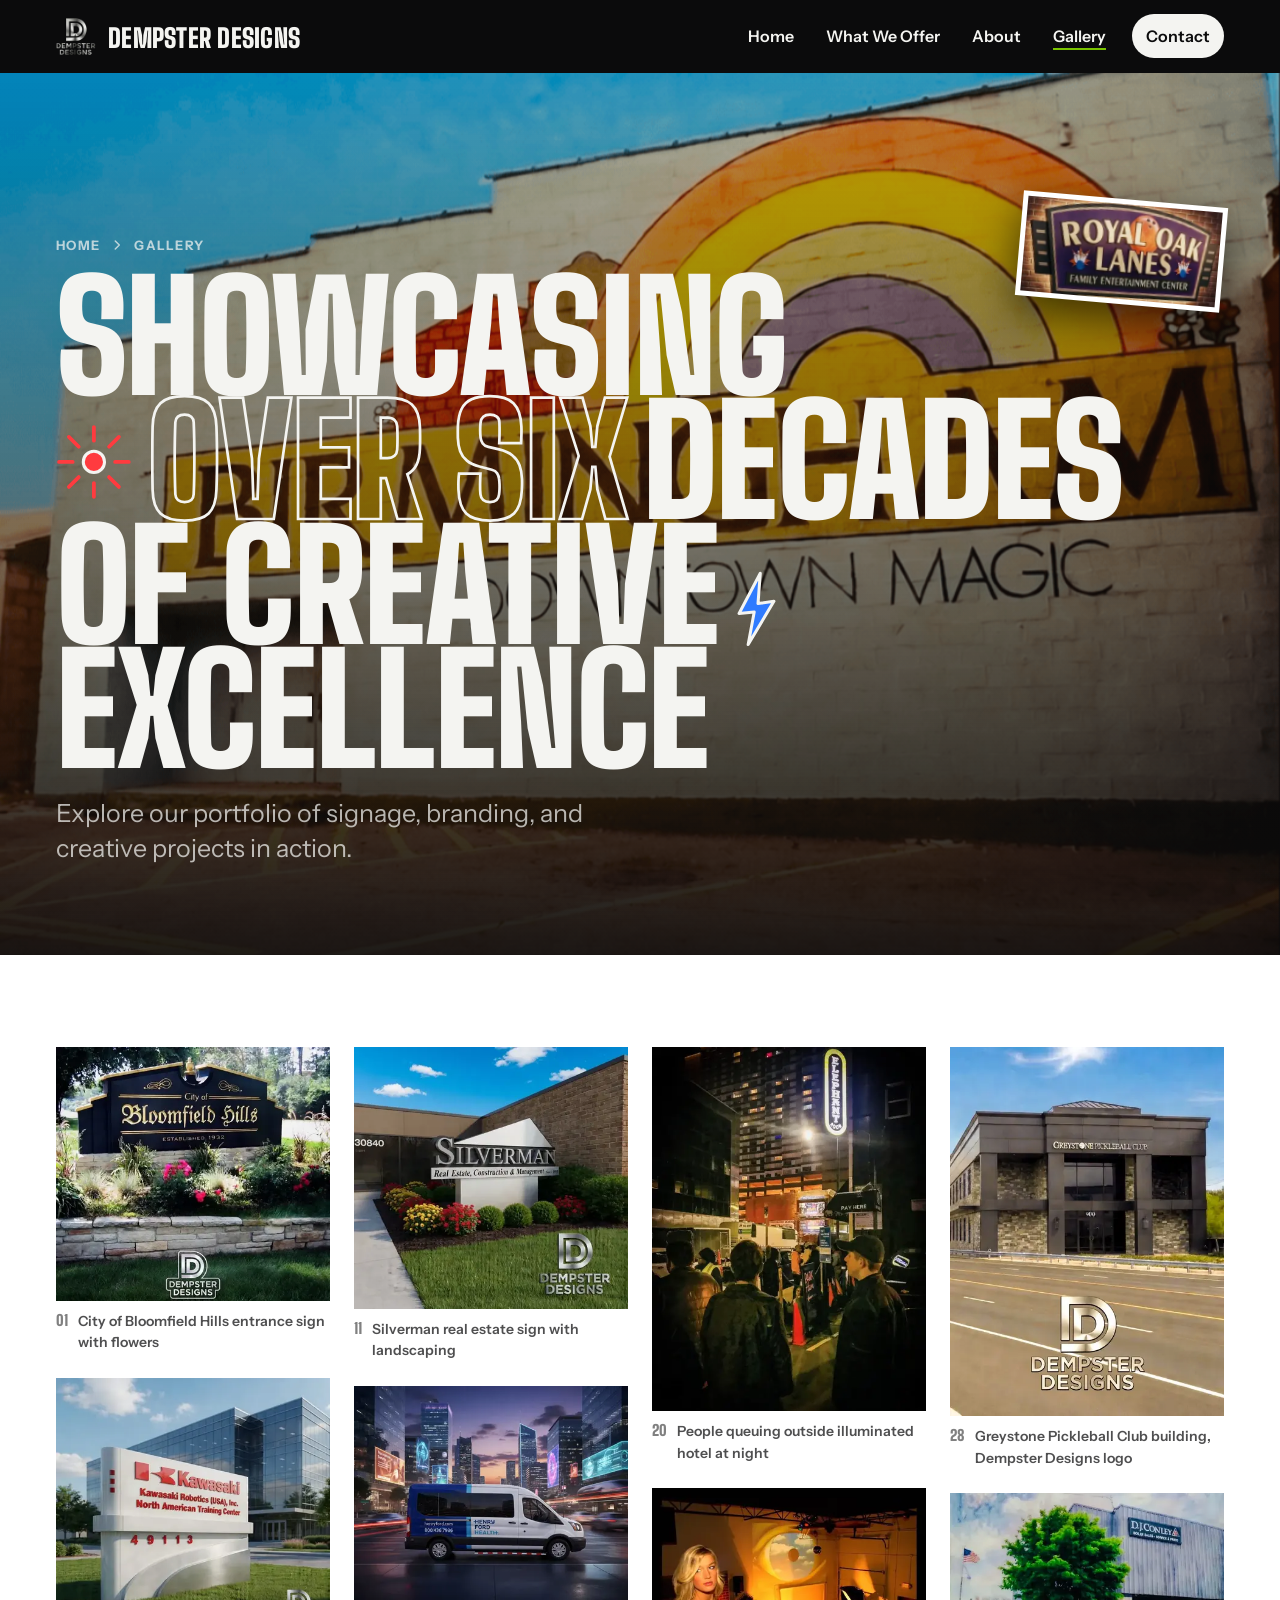
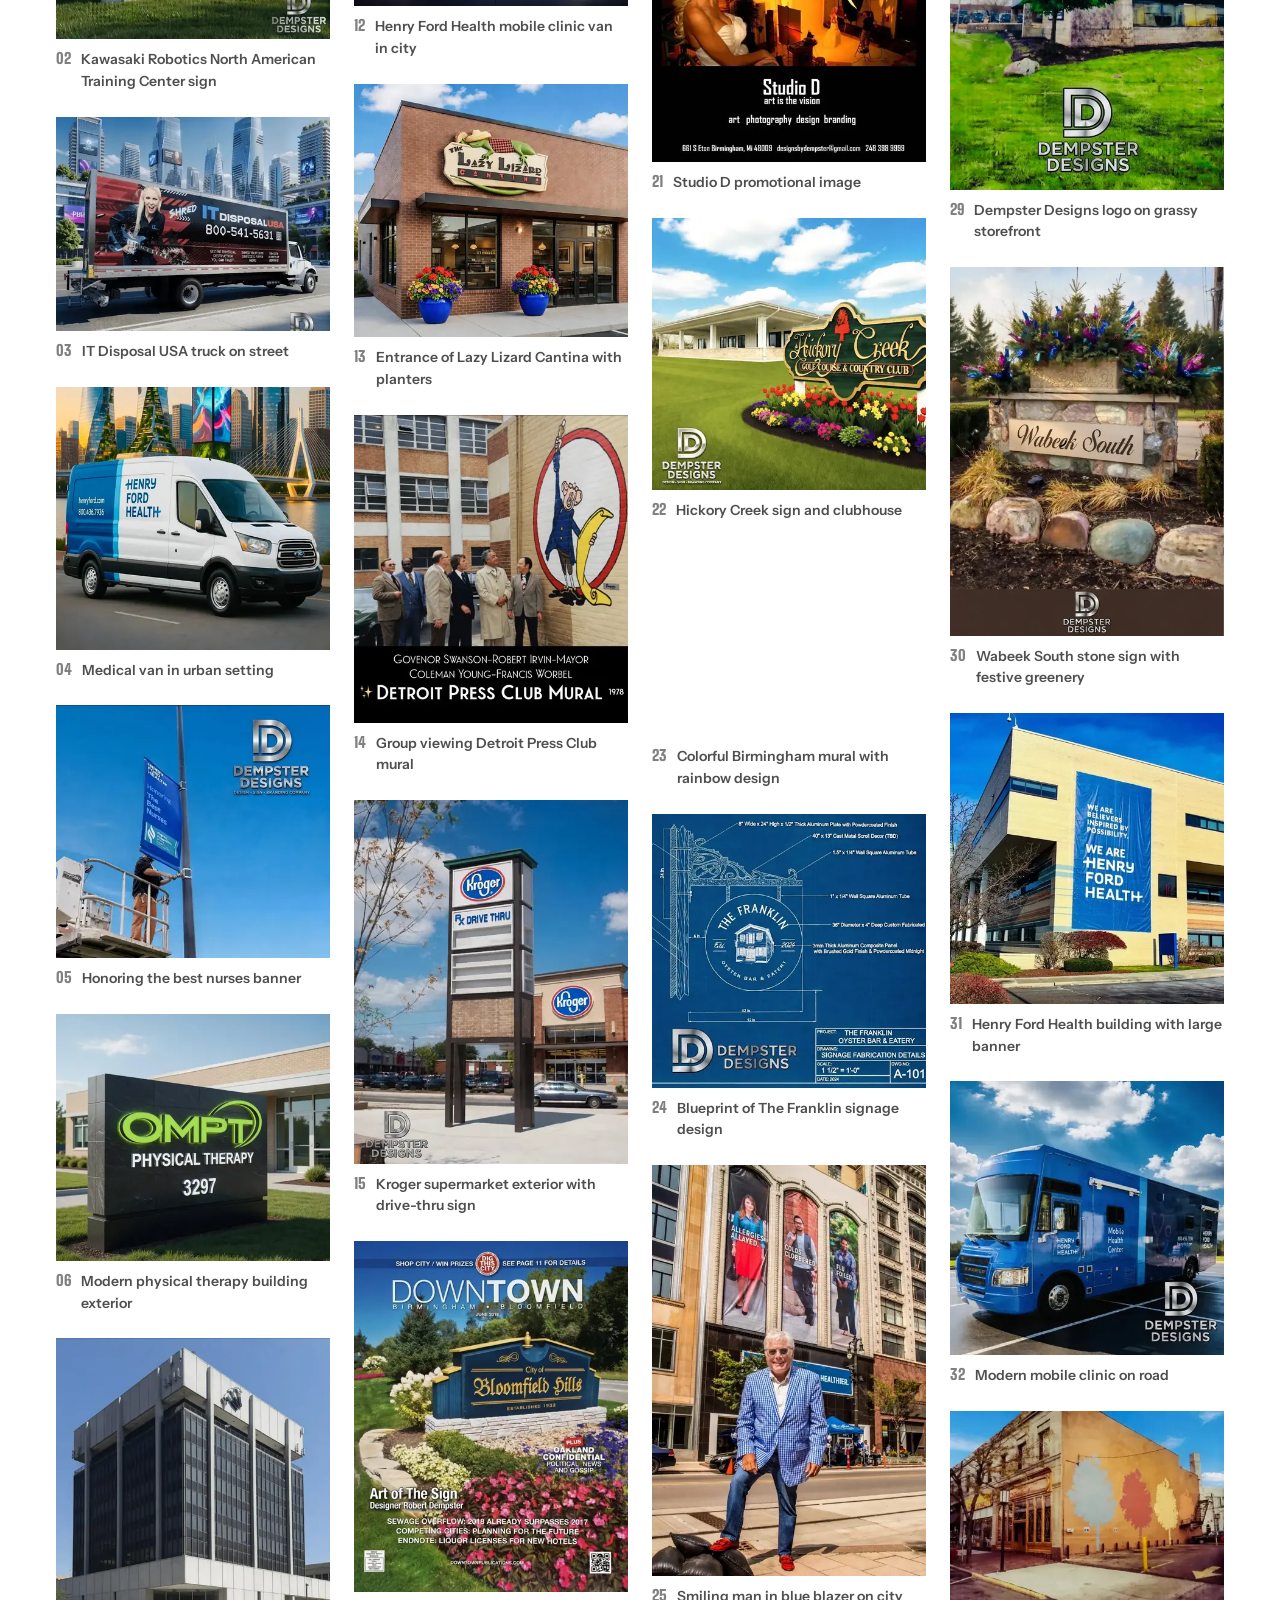
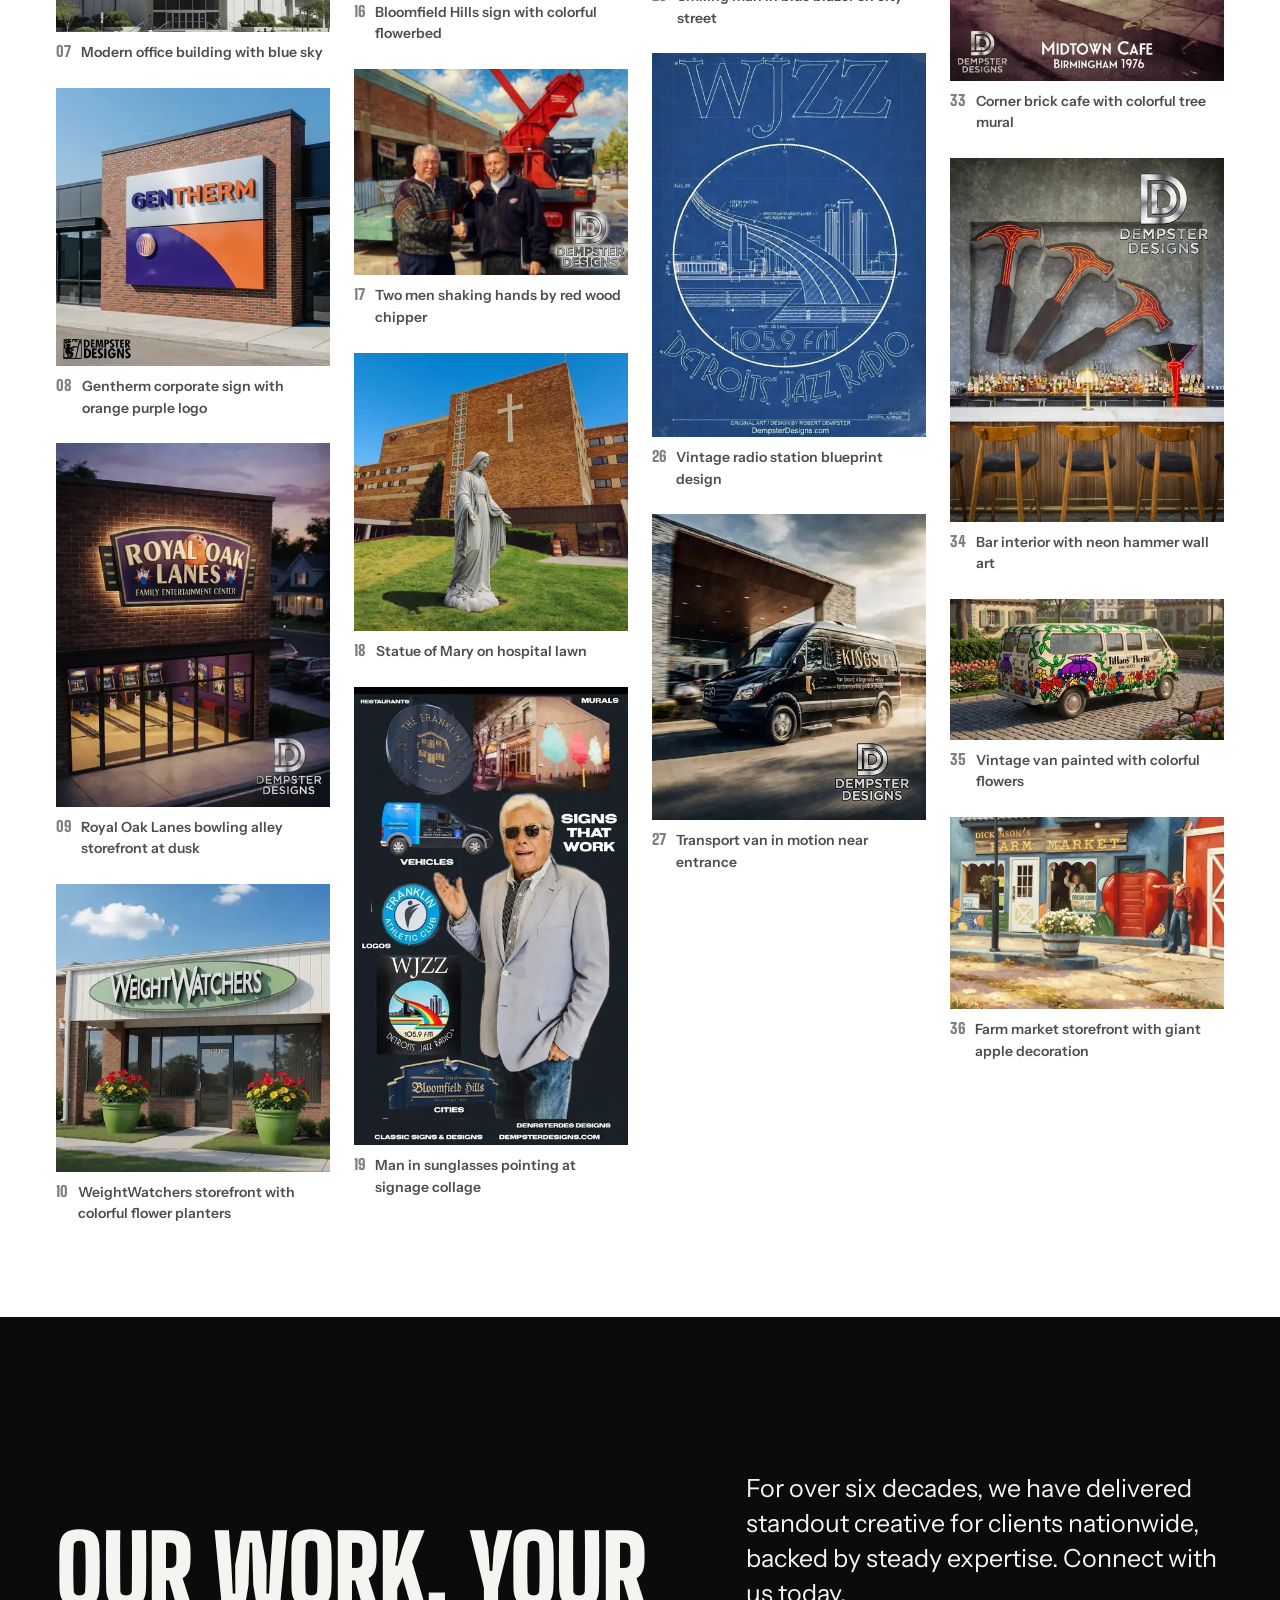
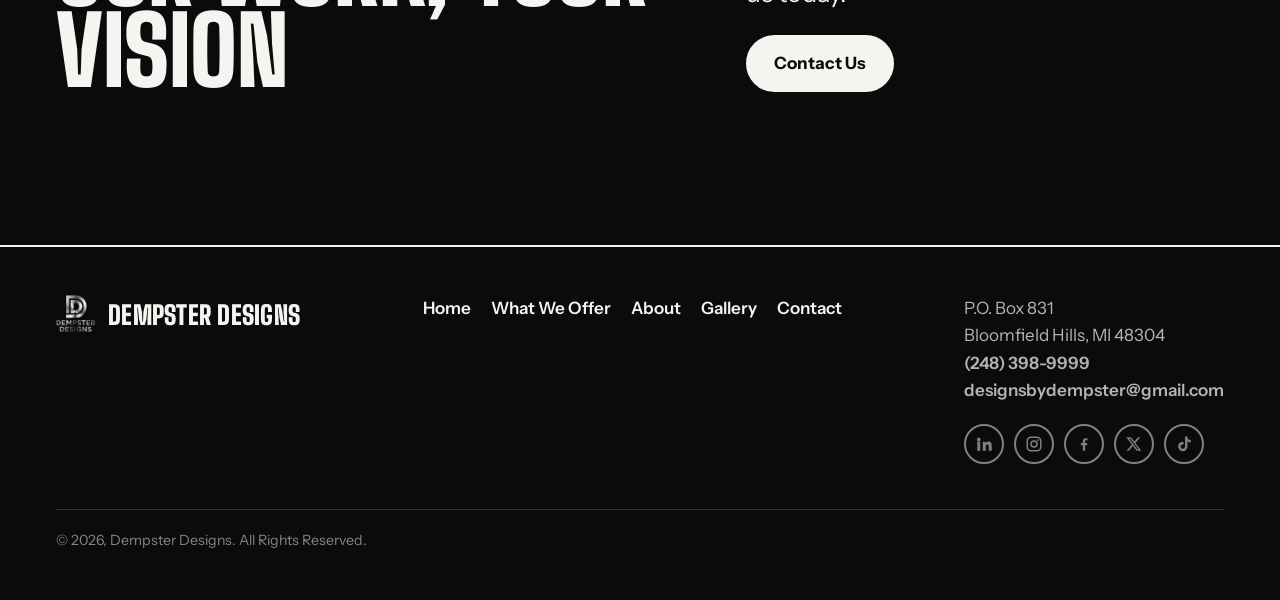
<file: gallery.html>
<!DOCTYPE html>

<html lang="en">

<head>

  <meta charset="utf-8">

  <meta name="viewport" content="width=device-width, initial-scale=1, viewport-fit=cover">

  <title>Gallery — Dempster Designs</title>

  <meta name="description" content="Explore our portfolio of signage, branding, and creative projects in action.">

  <meta name="theme-color" content="#0b0b0c">

  <!-- Link previews (Open Graph / Twitter) -->
  <meta property="og:type" content="website">
  <meta property="og:site_name" content="Dempster Designs">
  <meta property="og:url" content="https://dempsterdesigns.netlify.app/gallery.html">
  <meta property="og:title" content="Gallery — Dempster Designs">
  <meta property="og:description" content="Explore our portfolio of signage, branding, and creative projects in action.">
  <meta property="og:image" content="https://dempsterdesigns.netlify.app/assets/img/og-image.png">
  <meta property="og:image:secure_url" content="https://dempsterdesigns.netlify.app/assets/img/og-image.png">
  <meta property="og:image:type" content="image/png">
  <meta property="og:image:width" content="1200">
  <meta property="og:image:height" content="630">
  <meta property="og:image:alt" content="Dempster Designs logo — We Create Award Winning Signs">
  <meta name="twitter:card" content="summary_large_image">
  <meta name="twitter:title" content="Gallery — Dempster Designs">
  <meta name="twitter:description" content="Explore our portfolio of signage, branding, and creative projects in action.">
  <meta name="twitter:image" content="https://dempsterdesigns.netlify.app/assets/img/og-image.png">
  <link rel="canonical" href="https://dempsterdesigns.netlify.app/gallery.html">

  <link rel="icon" href="favicon.ico" sizes="any">
  <link rel="icon" href="assets/img/figma_1_260.png" type="image/png" sizes="160x160">
  <link rel="apple-touch-icon" href="assets/img/apple-touch-icon.png">

  <!-- Fonts: Big Shoulders Display + Instrument Sans from Google Fonts, self-hosted as variable woff2 (see assets/css/style.css).

       Zero external requests. Google Fonts equivalent if preferred:

       https://fonts.googleapis.com/css2?family=Big+Shoulders+Display:wght@800;900&family=Instrument+Sans:wght@400;600;700&display=swap -->

  <link rel="preload" as="font" type="font/woff2" href="assets/fonts/BigShouldersDisplay-var.woff2" crossorigin>

  <link rel="preload" as="font" type="font/woff2" href="assets/fonts/InstrumentSans-var.woff2" crossorigin>

  <link rel="stylesheet" href="assets/css/style.css">

</head>

<body>



<!-- ===== Inline SVG sticker sprite (referenced with <use>) — no extra requests ===== -->

<svg width="0" height="0" style="position:absolute" aria-hidden="true" focusable="false">

  <defs>

    <symbol id="s-star" viewBox="0 0 100 100"><path d="M50 6 L61 37 L94 38 L67 58 L77 91 L50 71 L23 91 L33 58 L6 38 L39 37 Z" fill="var(--lime-fill, #b4ff2a)" stroke="currentColor" stroke-width="4" stroke-linejoin="round"/></symbol>

    <symbol id="s-bolt" viewBox="0 0 60 100"><path d="M36 3 L8 56 L28 54 L20 97 L54 40 L33 43 Z" fill="var(--blue, #2f7bff)" stroke="currentColor" stroke-width="4" stroke-linejoin="round"/></symbol>

    <symbol id="s-arrow" viewBox="0 0 160 100"><path d="M6 78 C 30 20, 70 14, 96 44 C 112 62, 128 66, 146 48" fill="none" stroke="var(--red, #ff3b3f)" stroke-width="7" stroke-linecap="round" stroke-linejoin="round"/><path d="M124 34 L150 44 L138 68" fill="none" stroke="var(--red, #ff3b3f)" stroke-width="7" stroke-linecap="round" stroke-linejoin="round"/></symbol>

    <symbol id="s-arrow2" viewBox="0 0 160 60"><path d="M6 32 C 40 26, 80 36, 148 28" fill="none" stroke="currentColor" stroke-width="6" stroke-linecap="round"/><path d="M124 8 L152 28 L122 50" fill="none" stroke="currentColor" stroke-width="6" stroke-linecap="round" stroke-linejoin="round"/></symbol>

    <symbol id="s-hand" viewBox="0 0 120 100"><path d="M8 46 C 4 40, 10 32, 18 34 L 70 36 L 70 12 C 70 4, 82 4, 82 12 L 82 36 L 100 40 C 110 42, 112 50, 108 56 L 108 62 C 110 70, 106 76, 100 78 L 100 84 C 100 92, 92 96, 84 94 L 40 90 C 26 88, 18 78, 14 66 Z" fill="var(--bg, #fff)" stroke="currentColor" stroke-width="4" stroke-linejoin="round"/><path d="M82 40 L 82 56 M 96 58 L 96 76 M 100 62 L 84 62 M 100 78 L 84 78" fill="none" stroke="currentColor" stroke-width="3" stroke-linecap="round"/></symbol>

    <symbol id="s-burst" viewBox="0 0 100 100"><g stroke="var(--red, #ff3b3f)" stroke-width="5" stroke-linecap="round"><path d="M50 4 V22 M50 78 V96 M4 50 H22 M78 50 H96 M17 17 L30 30 M70 70 L83 83 M83 17 L70 30 M30 70 L17 83"/></g><circle cx="50" cy="50" r="14" fill="var(--red, #ff3b3f)" stroke="currentColor" stroke-width="4"/></symbol>

    <symbol id="s-squig" viewBox="0 0 200 40"><path d="M4 22 C 24 2, 44 42, 64 22 S 104 2, 124 22 S 164 42, 196 14" fill="none" stroke="var(--blue, #2f7bff)" stroke-width="7" stroke-linecap="round"/></symbol>

    <symbol id="s-aster" viewBox="0 0 100 100"><g stroke="var(--gold, #e2bd57)" stroke-width="12" stroke-linecap="round"><path d="M50 8 V92 M14 29 L86 71 M86 29 L14 71"/></g></symbol>

    <symbol id="s-curve" viewBox="0 0 120 120"><path d="M12 96 C 6 40, 60 6, 104 24" fill="none" stroke="var(--lime, #b4ff2a)" stroke-width="8" stroke-linecap="round"/><path d="M84 8 L108 26 L88 46" fill="none" stroke="var(--lime, #b4ff2a)" stroke-width="8" stroke-linecap="round" stroke-linejoin="round"/></symbol>

    <symbol id="s-circle" viewBox="0 0 120 120"><path d="M60 14 C 90 10, 112 30, 108 60 C 104 92, 74 110, 46 104 C 18 98, 6 70, 14 44 C 20 26, 36 16, 54 16" fill="none" stroke="var(--gold, #e2bd57)" stroke-width="6" stroke-linecap="round"/></symbol>

    <symbol id="s-dots" viewBox="0 0 200 60"><circle cx="30" cy="30" r="22" fill="rgba(255,255,255,.55)"/><path d="M100 46 L80 28 C74 22 76 12 86 12 C92 12 97 16 100 21 C103 16 108 12 114 12 C124 12 126 22 120 28 Z" fill="rgba(255,255,255,.85)"/><circle cx="170" cy="30" r="22" fill="rgba(255,255,255,.55)"/></symbol>
    <symbol id="s-dotarrow" viewBox="0 0 120 100"><g fill="var(--gold, #e2bd57)"><circle cx="10" cy="50" r="6"/><circle cx="28" cy="50" r="6"/><circle cx="46" cy="50" r="6"/><circle cx="64" cy="50" r="6"/><circle cx="82" cy="50" r="6"/><circle cx="64" cy="32" r="6"/><circle cx="64" cy="68" r="6"/><circle cx="82" cy="20" r="6"/><circle cx="82" cy="80" r="6"/><circle cx="100" cy="50" r="6"/><circle cx="46" cy="20" r="6"/><circle cx="46" cy="80" r="6"/></g></symbol>
    <symbol id="i-play" viewBox="0 0 24 24"><path d="M7 4 L20 12 L7 20 Z" fill="currentColor"/></symbol>

    <symbol id="i-pause" viewBox="0 0 24 24"><path d="M6 4 H10 V20 H6 Z M14 4 H18 V20 H14 Z" fill="currentColor"/></symbol>

    <symbol id="i-x" viewBox="0 0 24 24"><path d="M5 5 L19 19 M19 5 L5 19" stroke="currentColor" stroke-width="2.5" stroke-linecap="round"/></symbol>

    <symbol id="i-chev" viewBox="0 0 24 24"><path d="M9 5 L16 12 L9 19" fill="none" stroke="currentColor" stroke-width="2.5" stroke-linecap="round" stroke-linejoin="round"/></symbol>

  </defs>

</svg>



<a class="skip" href="#main">Skip to content</a>

<header class="site-head">

  <div class="wrap">

    <a class="brand" href="index.html" aria-label="Dempster Designs, home">

      <img src="assets/img/w900/logo-96.webp" width="96" height="88" alt="">

      <span>Dempster Designs</span>

    </a>

    <button class="nav-toggle" type="button" aria-expanded="false" aria-controls="nav">

      <span class="lbl">Menu</span>

      <svg viewBox="0 0 24 24" aria-hidden="true"><path d="M3 6h18M3 12h18M3 18h18" stroke="currentColor" stroke-width="2.5" stroke-linecap="round"/></svg>

    </button>

    <nav class="nav" id="nav" aria-label="Primary">

      <ul>

        <li><a href="index.html">Home</a></li>
        <li><a href="what-we-offer.html">What We Offer</a></li>
        <li><a href="about.html">About</a></li>
        <li><a href="gallery.html" aria-current="page">Gallery</a></li>
        <li><a class="cta" href="contact.html">Contact</a></li>

      </ul>

    </nav>

  </div>

</header>



<main id="main">



  <!-- PAGE HERO — full-bleed photo backdrop, heading aligned to the bottom (thesigngroup service-page pattern). Copy: live page H1 + lede -->

  <section class="page-hero t-dark" data-theme="dark" style="--pos: 50% 50%">

    <div class="ph-bg"><img src="assets/img/w900/benefit-12-v3_image1-1-1.webp" srcset="assets/img/w450/benefit-12-v3_image1-1-1.webp 450w, assets/img/w900/benefit-12-v3_image1-1-1.webp 900w, assets/img/benefit-12-v3_image1-1-1.png 1107w" sizes="100vw" width="1107" height="769" alt="Colorful Birmingham mural with rainbow design" fetchpriority="high" data-parallax="0.18" style="--py:0"></div>

    <div class="float" aria-hidden="true"><img src="assets/img/cutouts/royal-oak-lanes-sign.webp" srcset="assets/img/cutouts/royal-oak-lanes-sign-400.webp 400w, assets/img/cutouts/royal-oak-lanes-sign.webp 530w" sizes="16vw" width="530" height="260" alt="" loading="lazy"></div>

    <div class="wrap ph-inner">

      <p class="crumbs"><a href="index.html">Home</a><svg aria-hidden="true"><use href="#i-chev"/></svg><span>Gallery</span></p>

      <h1 class="stack sm" id="ph" data-fit="0.6">

        <span class="line"><span class="w">Showcasing</span></span>
        <span class="line"><span class="stk burst desk-only" aria-hidden="true"><svg><use href="#s-burst"/></svg></span><span class="w outline">Over Six</span><span class="w">Decades</span></span>
        <span class="line"><span class="w">of Creative</span><span class="stk bolt drop" aria-hidden="true"><svg><use href="#s-bolt"/></svg></span></span>
        <span class="line"><span class="w">Excellence</span></span>

      </h1>

      <p class="lede reveal">Explore our portfolio of signage, branding, and creative projects in action.</p>

    </div>

  </section>


  <!-- COLLAGE — white. Every gallery photo from the live site plus the project photos from the other pages; captions are the live alt text -->
  <section class="section tight t-light" data-theme="light" aria-label="Portfolio">
    <div class="wrap">
      <div class="masonry">
        <figure class="reveal" style="--i:0">
          <button type="button" data-full="assets/img/rsw_1440h_1440-2.webp" data-caption="City of Bloomfield Hills entrance sign with flowers" aria-label="Open larger view: City of Bloomfield Hills entrance sign with flowers"><img src="assets/img/w900/rsw_1440h_1440-2.webp" srcset="assets/img/w450/rsw_1440h_1440-2.webp 450w, assets/img/w900/rsw_1440h_1440-2.webp 900w, assets/img/rsw_1440h_1440-2.webp 1056w" sizes="(min-width: 1200px) 22vw, (min-width: 640px) 30vw, 46vw" width="1056" height="976" alt="City of Bloomfield Hills entrance sign with flowers" fetchpriority="high"></button>
          <figcaption><span class="n" aria-hidden="true">01</span>City of Bloomfield Hills entrance sign with flowers</figcaption>
        </figure>
        <figure class="reveal" style="--i:1">
          <button type="button" data-full="assets/img/IMG_1731.jpeg" data-caption="Kawasaki Robotics North American Training Center sign" aria-label="Open larger view: Kawasaki Robotics North American Training Center sign"><img src="assets/img/w900/IMG_1731.webp" srcset="assets/img/w450/IMG_1731.webp 450w, assets/img/w900/IMG_1731.webp 900w, assets/img/IMG_1731.jpeg 1040w" sizes="(min-width: 1200px) 22vw, (min-width: 640px) 30vw, 46vw" width="1040" height="992" alt="Kawasaki Robotics North American Training Center sign" fetchpriority="high"></button>
          <figcaption><span class="n" aria-hidden="true">02</span>Kawasaki Robotics North American Training Center sign</figcaption>
        </figure>
        <figure class="reveal" style="--i:2">
          <button type="button" data-full="assets/img/highlight-16-v2_image-15-1.webp" data-caption="IT Disposal USA truck on street" aria-label="Open larger view: IT Disposal USA truck on street"><img src="assets/img/w900/highlight-16-v2_image-15-1.webp" srcset="assets/img/w450/highlight-16-v2_image-15-1.webp 450w, assets/img/w900/highlight-16-v2_image-15-1.webp 900w, assets/img/highlight-16-v2_image-15-1.webp 1600w" sizes="(min-width: 1200px) 22vw, (min-width: 640px) 30vw, 46vw" width="1600" height="1252" alt="IT Disposal USA truck on street" loading="lazy" decoding="async"></button>
          <figcaption><span class="n" aria-hidden="true">03</span>IT Disposal USA truck on street</figcaption>
        </figure>
        <figure class="reveal" style="--i:3">
          <button type="button" data-full="assets/img/highlight-16-v3_image-4-1.webp" data-caption="Medical van in urban setting" aria-label="Open larger view: Medical van in urban setting"><img src="assets/img/w900/highlight-16-v3_image-4-1.webp" srcset="assets/img/w450/highlight-16-v3_image-4-1.webp 450w, assets/img/w900/highlight-16-v3_image-4-1.webp 900w, assets/img/highlight-16-v3_image-4-1.webp 1600w" sizes="(min-width: 1200px) 22vw, (min-width: 640px) 30vw, 46vw" width="1600" height="1535" alt="Medical van in urban setting" loading="lazy" decoding="async"></button>
          <figcaption><span class="n" aria-hidden="true">04</span>Medical van in urban setting</figcaption>
        </figure>
        <figure class="reveal" style="--i:0">
          <button type="button" data-full="assets/img/benefit-4-v3_feature_image-4-1.webp" data-caption="Honoring the best nurses banner" aria-label="Open larger view: Honoring the best nurses banner"><img src="assets/img/w900/benefit-4-v3_feature_image-4-1.webp" srcset="assets/img/w450/benefit-4-v3_feature_image-4-1.webp 450w, assets/img/w900/benefit-4-v3_feature_image-4-1.webp 900w, assets/img/benefit-4-v3_feature_image-4-1.webp 1600w" sizes="(min-width: 1200px) 22vw, (min-width: 640px) 30vw, 46vw" width="1600" height="1475" alt="Honoring the best nurses banner" loading="lazy" decoding="async"></button>
          <figcaption><span class="n" aria-hidden="true">05</span>Honoring the best nurses banner</figcaption>
        </figure>
        <figure class="reveal" style="--i:1">
          <button type="button" data-full="assets/img/highlight-16-v1_highlight-16-v1_image.webp" data-caption="Modern physical therapy building exterior" aria-label="Open larger view: Modern physical therapy building exterior"><img src="assets/img/w900/highlight-16-v1_highlight-16-v1_image.webp" srcset="assets/img/w450/highlight-16-v1_highlight-16-v1_image.webp 450w, assets/img/w900/highlight-16-v1_highlight-16-v1_image.webp 900w, assets/img/highlight-16-v1_highlight-16-v1_image.webp 1920w" sizes="(min-width: 1200px) 22vw, (min-width: 640px) 30vw, 46vw" width="1920" height="1734" alt="Modern physical therapy building exterior" loading="lazy" decoding="async"></button>
          <figcaption><span class="n" aria-hidden="true">06</span>Modern physical therapy building exterior</figcaption>
        </figure>
        <figure class="reveal" style="--i:2">
          <button type="button" data-full="assets/img/highlight-16_image-5-1.webp" data-caption="Modern office building with blue sky" aria-label="Open larger view: Modern office building with blue sky"><img src="assets/img/w900/highlight-16_image-5-1.webp" srcset="assets/img/w450/highlight-16_image-5-1.webp 450w, assets/img/w900/highlight-16_image-5-1.webp 900w, assets/img/highlight-16_image-5-1.webp 1493w" sizes="(min-width: 1200px) 22vw, (min-width: 640px) 30vw, 46vw" width="1493" height="1600" alt="Modern office building with blue sky" loading="lazy" decoding="async"></button>
          <figcaption><span class="n" aria-hidden="true">07</span>Modern office building with blue sky</figcaption>
        </figure>
        <figure class="reveal" style="--i:3">
          <button type="button" data-full="assets/img/IMG_1905.jpeg" data-caption="Gentherm corporate sign with orange purple logo" aria-label="Open larger view: Gentherm corporate sign with orange purple logo"><img src="assets/img/w900/IMG_1905.webp" srcset="assets/img/w450/IMG_1905.webp 450w, assets/img/w900/IMG_1905.webp 900w, assets/img/IMG_1905.jpeg 1008w" sizes="(min-width: 1200px) 22vw, (min-width: 640px) 30vw, 46vw" width="1008" height="1024" alt="Gentherm corporate sign with orange purple logo" loading="lazy" decoding="async"></button>
          <figcaption><span class="n" aria-hidden="true">08</span>Gentherm corporate sign with orange purple logo</figcaption>
        </figure>
        <figure class="reveal" style="--i:0">
          <button type="button" data-full="assets/img/IMG_1743.jpeg" data-caption="Royal Oak Lanes bowling alley storefront at dusk" aria-label="Open larger view: Royal Oak Lanes bowling alley storefront at dusk"><img src="assets/img/w900/IMG_1743.webp" srcset="assets/img/w450/IMG_1743.webp 450w, assets/img/w900/IMG_1743.webp 880w" sizes="(min-width: 1200px) 22vw, (min-width: 640px) 30vw, 46vw" width="880" height="1168" alt="Royal Oak Lanes bowling alley storefront at dusk" loading="lazy" decoding="async"></button>
          <figcaption><span class="n" aria-hidden="true">09</span>Royal Oak Lanes bowling alley storefront at dusk</figcaption>
        </figure>
        <figure class="reveal" style="--i:1">
          <button type="button" data-full="assets/img/IMG_1782.jpeg" data-caption="WeightWatchers storefront with colorful flower planters" aria-label="Open larger view: WeightWatchers storefront with colorful flower planters"><img src="assets/img/w900/IMG_1782.webp" srcset="assets/img/w450/IMG_1782.webp 450w, assets/img/w900/IMG_1782.webp 900w, assets/img/IMG_1782.jpeg 992w" sizes="(min-width: 1200px) 22vw, (min-width: 640px) 30vw, 46vw" width="992" height="1040" alt="WeightWatchers storefront with colorful flower planters" fetchpriority="high"></button>
          <figcaption><span class="n" aria-hidden="true">10</span>WeightWatchers storefront with colorful flower planters</figcaption>
        </figure>
        <figure class="reveal" style="--i:2">
          <button type="button" data-full="assets/img/rsw_1440h_1440-3.webp" data-caption="Silverman real estate sign with landscaping" aria-label="Open larger view: Silverman real estate sign with landscaping"><img src="assets/img/w900/rsw_1440h_1440-3.webp" srcset="assets/img/w450/rsw_1440h_1440-3.webp 450w, assets/img/w900/rsw_1440h_1440-3.webp 900w, assets/img/rsw_1440h_1440-3.webp 1040w" sizes="(min-width: 1200px) 22vw, (min-width: 640px) 30vw, 46vw" width="1040" height="992" alt="Silverman real estate sign with landscaping" loading="lazy" decoding="async"></button>
          <figcaption><span class="n" aria-hidden="true">11</span>Silverman real estate sign with landscaping</figcaption>
        </figure>
        <figure class="reveal" style="--i:3">
          <button type="button" data-full="assets/img/IMG_1613.jpeg" data-caption="Henry Ford Health mobile clinic van in city" aria-label="Open larger view: Henry Ford Health mobile clinic van in city"><img src="assets/img/w900/IMG_1613.webp" srcset="assets/img/w450/IMG_1613.webp 450w, assets/img/w900/IMG_1613.webp 900w, assets/img/IMG_1613.jpeg 1136w" sizes="(min-width: 1200px) 22vw, (min-width: 640px) 30vw, 46vw" width="1136" height="912" alt="Henry Ford Health mobile clinic van in city" loading="lazy" decoding="async"></button>
          <figcaption><span class="n" aria-hidden="true">12</span>Henry Ford Health mobile clinic van in city</figcaption>
        </figure>
        <figure class="reveal" style="--i:0">
          <button type="button" data-full="assets/img/5F89F123-AE0E-4151-B992-38B72527E865.jpeg" data-caption="Entrance of Lazy Lizard Cantina with planters" aria-label="Open larger view: Entrance of Lazy Lizard Cantina with planters"><img src="assets/img/w900/5F89F123-AE0E-4151-B992-38B72527E865.webp" srcset="assets/img/w450/5F89F123-AE0E-4151-B992-38B72527E865.webp 450w, assets/img/w900/5F89F123-AE0E-4151-B992-38B72527E865.webp 900w, assets/img/5F89F123-AE0E-4151-B992-38B72527E865.jpeg 1056w" sizes="(min-width: 1200px) 22vw, (min-width: 640px) 30vw, 46vw" width="1056" height="976" alt="Entrance of Lazy Lizard Cantina with planters" fetchpriority="high"></button>
          <figcaption><span class="n" aria-hidden="true">13</span>Entrance of Lazy Lizard Cantina with planters</figcaption>
        </figure>
        <figure class="reveal" style="--i:1">
          <button type="button" data-full="assets/img/IMG_1660.jpeg" data-caption="Group viewing Detroit Press Club mural" aria-label="Open larger view: Group viewing Detroit Press Club mural"><img src="assets/img/w900/IMG_1660.webp" srcset="assets/img/w450/IMG_1660.webp 450w, assets/img/w900/IMG_1660.webp 900w, assets/img/IMG_1660.jpeg 1320w" sizes="(min-width: 1200px) 22vw, (min-width: 640px) 30vw, 46vw" width="1320" height="1484" alt="Group viewing Detroit Press Club mural" loading="lazy" decoding="async"></button>
          <figcaption><span class="n" aria-hidden="true">14</span>Group viewing Detroit Press Club mural</figcaption>
        </figure>
        <figure class="reveal" style="--i:2">
          <button type="button" data-full="assets/img/IMG_1734.jpeg" data-caption="Kroger supermarket exterior with drive-thru sign" aria-label="Open larger view: Kroger supermarket exterior with drive-thru sign"><img src="assets/img/w900/IMG_1734.webp" srcset="assets/img/w450/IMG_1734.webp 450w, assets/img/w900/IMG_1734.webp 880w" sizes="(min-width: 1200px) 22vw, (min-width: 640px) 30vw, 46vw" width="880" height="1168" alt="Kroger supermarket exterior with drive-thru sign" loading="lazy" decoding="async"></button>
          <figcaption><span class="n" aria-hidden="true">15</span>Kroger supermarket exterior with drive-thru sign</figcaption>
        </figure>
        <figure class="reveal" style="--i:3">
          <button type="button" data-full="assets/img/IMG_1648-7dbafe63-eb0a-4456-a7ea-f9d11c6a7da4.webp" data-caption="Bloomfield Hills sign with colorful flowerbed" aria-label="Open larger view: Bloomfield Hills sign with colorful flowerbed"><img src="assets/img/w900/IMG_1648-7dbafe63-eb0a-4456-a7ea-f9d11c6a7da4.webp" srcset="assets/img/w450/IMG_1648-7dbafe63-eb0a-4456-a7ea-f9d11c6a7da4.webp 450w, assets/img/w900/IMG_1648-7dbafe63-eb0a-4456-a7ea-f9d11c6a7da4.webp 900w, assets/img/IMG_1648-7dbafe63-eb0a-4456-a7ea-f9d11c6a7da4.webp 1251w" sizes="(min-width: 1200px) 22vw, (min-width: 640px) 30vw, 46vw" width="1251" height="1600" alt="Bloomfield Hills sign with colorful flowerbed" loading="lazy" decoding="async"></button>
          <figcaption><span class="n" aria-hidden="true">16</span>Bloomfield Hills sign with colorful flowerbed</figcaption>
        </figure>
        <figure class="reveal" style="--i:0">
          <button type="button" data-full="assets/img/IMG_1737.jpeg" data-caption="Two men shaking hands by red wood chipper" aria-label="Open larger view: Two men shaking hands by red wood chipper"><img src="assets/img/w900/IMG_1737.webp" srcset="assets/img/w450/IMG_1737.webp 450w, assets/img/w900/IMG_1737.webp 900w, assets/img/IMG_1737.jpeg 1168w" sizes="(min-width: 1200px) 22vw, (min-width: 640px) 30vw, 46vw" width="1168" height="880" alt="Two men shaking hands by red wood chipper" loading="lazy" decoding="async"></button>
          <figcaption><span class="n" aria-hidden="true">17</span>Two men shaking hands by red wood chipper</figcaption>
        </figure>
        <figure class="reveal" style="--i:1">
          <button type="button" data-full="assets/img/IMG_1913.jpeg" data-caption="Statue of Mary on hospital lawn" aria-label="Open larger view: Statue of Mary on hospital lawn"><img src="assets/img/w900/IMG_1913.webp" srcset="assets/img/w450/IMG_1913.webp 450w, assets/img/w900/IMG_1913.webp 900w, assets/img/IMG_1913.jpeg 1008w" sizes="(min-width: 1200px) 22vw, (min-width: 640px) 30vw, 46vw" width="1008" height="1024" alt="Statue of Mary on hospital lawn" loading="lazy" decoding="async"></button>
          <figcaption><span class="n" aria-hidden="true">18</span>Statue of Mary on hospital lawn</figcaption>
        </figure>
        <figure class="reveal" style="--i:2">
          <button type="button" data-full="assets/img/rsw_1440h_1440-4.webp" data-caption="Man in sunglasses pointing at signage collage" aria-label="Open larger view: Man in sunglasses pointing at signage collage"><img src="assets/img/w900/rsw_1440h_1440-4.webp" srcset="assets/img/w450/rsw_1440h_1440-4.webp 450w, assets/img/w900/rsw_1440h_1440-4.webp 784w" sizes="(min-width: 1200px) 22vw, (min-width: 640px) 30vw, 46vw" width="784" height="1312" alt="Man in sunglasses pointing at signage collage" fetchpriority="high"></button>
          <figcaption><span class="n" aria-hidden="true">19</span>Man in sunglasses pointing at signage collage</figcaption>
        </figure>
        <figure class="reveal" style="--i:3">
          <button type="button" data-full="assets/img/rsw_1440h_1440-5.webp" data-caption="People queuing outside illuminated hotel at night" aria-label="Open larger view: People queuing outside illuminated hotel at night"><img src="assets/img/w900/rsw_1440h_1440-5.webp" srcset="assets/img/w450/rsw_1440h_1440-5.webp 450w, assets/img/w900/rsw_1440h_1440-5.webp 880w" sizes="(min-width: 1200px) 22vw, (min-width: 640px) 30vw, 46vw" width="880" height="1168" alt="People queuing outside illuminated hotel at night" loading="lazy" decoding="async"></button>
          <figcaption><span class="n" aria-hidden="true">20</span>People queuing outside illuminated hotel at night</figcaption>
        </figure>
        <figure class="reveal" style="--i:0">
          <button type="button" data-full="assets/img/IMG_1207.jpeg" data-caption="Studio D promotional image" aria-label="Open larger view: Studio D promotional image"><img src="assets/img/w900/IMG_1207.webp" srcset="assets/img/w450/IMG_1207.webp 450w, assets/img/w900/IMG_1207.webp 900w, assets/img/IMG_1207.jpeg 960w" sizes="(min-width: 1200px) 22vw, (min-width: 640px) 30vw, 46vw" width="960" height="960" alt="Studio D promotional image" loading="lazy" decoding="async"></button>
          <figcaption><span class="n" aria-hidden="true">21</span>Studio D promotional image</figcaption>
        </figure>
        <figure class="reveal" style="--i:1">
          <button type="button" data-full="assets/img/IMG_1316.jpeg" data-caption="Hickory Creek sign and clubhouse" aria-label="Open larger view: Hickory Creek sign and clubhouse"><img src="assets/img/w900/IMG_1316.webp" srcset="assets/img/w450/IMG_1316.webp 450w, assets/img/w900/IMG_1316.webp 900w, assets/img/IMG_1316.jpeg 1320w" sizes="(min-width: 1200px) 22vw, (min-width: 640px) 30vw, 46vw" width="1320" height="1311" alt="Hickory Creek sign and clubhouse" loading="lazy" decoding="async"></button>
          <figcaption><span class="n" aria-hidden="true">22</span>Hickory Creek sign and clubhouse</figcaption>
        </figure>
        <figure class="reveal" style="--i:2">
          <button type="button" data-full="assets/img/benefit-12-v3_image1-1-1.png" data-caption="Colorful Birmingham mural with rainbow design" aria-label="Open larger view: Colorful Birmingham mural with rainbow design"><img src="assets/img/w900/benefit-12-v3_image1-1-1.webp" srcset="assets/img/w450/benefit-12-v3_image1-1-1.webp 450w, assets/img/w900/benefit-12-v3_image1-1-1.webp 900w, assets/img/benefit-12-v3_image1-1-1.png 1107w" sizes="(min-width: 1200px) 22vw, (min-width: 640px) 30vw, 46vw" width="1107" height="769" alt="Colorful Birmingham mural with rainbow design" loading="lazy" decoding="async"></button>
          <figcaption><span class="n" aria-hidden="true">23</span>Colorful Birmingham mural with rainbow design</figcaption>
        </figure>
        <figure class="reveal" style="--i:3">
          <button type="button" data-full="assets/img/IMG_1554.jpeg" data-caption="Blueprint of The Franklin signage design" aria-label="Open larger view: Blueprint of The Franklin signage design"><img src="assets/img/w900/IMG_1554.webp" srcset="assets/img/w450/IMG_1554.webp 450w, assets/img/w900/IMG_1554.webp 900w, assets/img/IMG_1554.jpeg 1008w" sizes="(min-width: 1200px) 22vw, (min-width: 640px) 30vw, 46vw" width="1008" height="1008" alt="Blueprint of The Franklin signage design" loading="lazy" decoding="async"></button>
          <figcaption><span class="n" aria-hidden="true">24</span>Blueprint of The Franklin signage design</figcaption>
        </figure>
        <figure class="reveal" style="--i:0">
          <button type="button" data-full="assets/img/rsw_1440h_1440-6.webp" data-caption="Smiling man in blue blazer on city street" aria-label="Open larger view: Smiling man in blue blazer on city street"><img src="assets/img/w900/rsw_1440h_1440-6.webp" srcset="assets/img/w450/rsw_1440h_1440-6.webp 450w, assets/img/w900/rsw_1440h_1440-6.webp 832w" sizes="(min-width: 1200px) 22vw, (min-width: 640px) 30vw, 46vw" width="832" height="1248" alt="Smiling man in blue blazer on city street" fetchpriority="high"></button>
          <figcaption><span class="n" aria-hidden="true">25</span>Smiling man in blue blazer on city street</figcaption>
        </figure>
        <figure class="reveal" style="--i:1">
          <button type="button" data-full="assets/img/IMG_1591.webp" data-caption="Vintage radio station blueprint design" aria-label="Open larger view: Vintage radio station blueprint design"><img src="assets/img/w900/IMG_1591.webp" srcset="assets/img/w450/IMG_1591.webp 450w, assets/img/w900/IMG_1591.webp 900w, assets/img/IMG_1591.webp 1142w" sizes="(min-width: 1200px) 22vw, (min-width: 640px) 30vw, 46vw" width="1142" height="1600" alt="Vintage radio station blueprint design" loading="lazy" decoding="async"></button>
          <figcaption><span class="n" aria-hidden="true">26</span>Vintage radio station blueprint design</figcaption>
        </figure>
        <figure class="reveal" style="--i:2">
          <button type="button" data-full="assets/img/306C2B1A-38FF-4867-A65D-66F2F5C58524.jpeg" data-caption="Transport van in motion near entrance" aria-label="Open larger view: Transport van in motion near entrance"><img src="assets/img/w900/306C2B1A-38FF-4867-A65D-66F2F5C58524.webp" srcset="assets/img/w450/306C2B1A-38FF-4867-A65D-66F2F5C58524.webp 450w, assets/img/w900/306C2B1A-38FF-4867-A65D-66F2F5C58524.webp 900w, assets/img/306C2B1A-38FF-4867-A65D-66F2F5C58524.jpeg 960w" sizes="(min-width: 1200px) 22vw, (min-width: 640px) 30vw, 46vw" width="960" height="1072" alt="Transport van in motion near entrance" loading="lazy" decoding="async"></button>
          <figcaption><span class="n" aria-hidden="true">27</span>Transport van in motion near entrance</figcaption>
        </figure>
        <figure class="reveal" style="--i:3">
          <button type="button" data-full="assets/img/rsw_1440h_1440-7.webp" data-caption="Greystone Pickleball Club building, Dempster Designs logo" aria-label="Open larger view: Greystone Pickleball Club building, Dempster Designs logo"><img src="assets/img/w900/rsw_1440h_1440-7.webp" srcset="assets/img/w450/rsw_1440h_1440-7.webp 450w, assets/img/w900/rsw_1440h_1440-7.webp 880w" sizes="(min-width: 1200px) 22vw, (min-width: 640px) 30vw, 46vw" width="880" height="1184" alt="Greystone Pickleball Club building, Dempster Designs logo" fetchpriority="high"></button>
          <figcaption><span class="n" aria-hidden="true">28</span>Greystone Pickleball Club building, Dempster Designs logo</figcaption>
        </figure>
        <figure class="reveal" style="--i:0">
          <button type="button" data-full="assets/img/rsw_1440h_1440-8.webp" data-caption="Dempster Designs logo on grassy storefront" aria-label="Open larger view: Dempster Designs logo on grassy storefront"><img src="assets/img/w900/rsw_1440h_1440-8.webp" srcset="assets/img/w450/rsw_1440h_1440-8.webp 450w, assets/img/w900/rsw_1440h_1440-8.webp 900w, assets/img/rsw_1440h_1440-8.webp 976w" sizes="(min-width: 1200px) 22vw, (min-width: 640px) 30vw, 46vw" width="976" height="1056" alt="Dempster Designs logo on grassy storefront" loading="lazy" decoding="async"></button>
          <figcaption><span class="n" aria-hidden="true">29</span>Dempster Designs logo on grassy storefront</figcaption>
        </figure>
        <figure class="reveal" style="--i:1">
          <button type="button" data-full="assets/img/rsw_1440h_1440-9.webp" data-caption="Wabeek South stone sign with festive greenery" aria-label="Open larger view: Wabeek South stone sign with festive greenery"><img src="assets/img/w900/rsw_1440h_1440-9.webp" srcset="assets/img/w450/rsw_1440h_1440-9.webp 450w, assets/img/w900/rsw_1440h_1440-9.webp 900w, assets/img/rsw_1440h_1440-9.webp 1071w" sizes="(min-width: 1200px) 22vw, (min-width: 640px) 30vw, 46vw" width="1071" height="1440" alt="Wabeek South stone sign with festive greenery" loading="lazy" decoding="async"></button>
          <figcaption><span class="n" aria-hidden="true">30</span>Wabeek South stone sign with festive greenery</figcaption>
        </figure>
        <figure class="reveal" style="--i:2">
          <button type="button" data-full="assets/img/rsw_1440h_1440-10.webp" data-caption="Henry Ford Health building with large banner" aria-label="Open larger view: Henry Ford Health building with large banner"><img src="assets/img/w900/rsw_1440h_1440-10.webp" srcset="assets/img/w450/rsw_1440h_1440-10.webp 450w, assets/img/w900/rsw_1440h_1440-10.webp 900w, assets/img/rsw_1440h_1440-10.webp 1025w" sizes="(min-width: 1200px) 22vw, (min-width: 640px) 30vw, 46vw" width="1025" height="1089" alt="Henry Ford Health building with large banner" loading="lazy" decoding="async"></button>
          <figcaption><span class="n" aria-hidden="true">31</span>Henry Ford Health building with large banner</figcaption>
        </figure>
        <figure class="reveal" style="--i:3">
          <button type="button" data-full="assets/img/IMG_1523.jpeg" data-caption="Modern mobile clinic on road" aria-label="Open larger view: Modern mobile clinic on road"><img src="assets/img/w900/IMG_1523.webp" srcset="assets/img/w450/IMG_1523.webp 450w, assets/img/w900/IMG_1523.webp 900w, assets/img/IMG_1523.jpeg 976w" sizes="(min-width: 1200px) 22vw, (min-width: 640px) 30vw, 46vw" width="976" height="976" alt="Modern mobile clinic on road" loading="lazy" decoding="async"></button>
          <figcaption><span class="n" aria-hidden="true">32</span>Modern mobile clinic on road</figcaption>
        </figure>
        <figure class="reveal" style="--i:0">
          <button type="button" data-full="assets/img/rsw_1440h_1440-11.webp" data-caption="Corner brick cafe with colorful tree mural" aria-label="Open larger view: Corner brick cafe with colorful tree mural"><img src="assets/img/w900/rsw_1440h_1440-11.webp" srcset="assets/img/w450/rsw_1440h_1440-11.webp 450w, assets/img/w900/rsw_1440h_1440-11.webp 900w, assets/img/rsw_1440h_1440-11.webp 1024w" sizes="(min-width: 1200px) 22vw, (min-width: 640px) 30vw, 46vw" width="1024" height="1008" alt="Corner brick cafe with colorful tree mural" loading="lazy" decoding="async"></button>
          <figcaption><span class="n" aria-hidden="true">33</span>Corner brick cafe with colorful tree mural</figcaption>
        </figure>
        <figure class="reveal" style="--i:1">
          <button type="button" data-full="assets/img/22331347-C706-4925-BFA9-24A09E7CF0DD-1.jpeg" data-caption="Bar interior with neon hammer wall art" aria-label="Open larger view: Bar interior with neon hammer wall art"><img src="assets/img/w900/22331347-C706-4925-BFA9-24A09E7CF0DD-1.webp" srcset="assets/img/w450/22331347-C706-4925-BFA9-24A09E7CF0DD-1.webp 450w, assets/img/w900/22331347-C706-4925-BFA9-24A09E7CF0DD-1.webp 880w" sizes="(min-width: 1200px) 22vw, (min-width: 640px) 30vw, 46vw" width="880" height="1168" alt="Bar interior with neon hammer wall art" loading="lazy" decoding="async"></button>
          <figcaption><span class="n" aria-hidden="true">34</span>Bar interior with neon hammer wall art</figcaption>
        </figure>
        <figure class="reveal" style="--i:2">
          <button type="button" data-full="assets/img/hero-4-v2_background_image-4-1.webp" data-caption="Vintage van painted with colorful flowers" aria-label="Open larger view: Vintage van painted with colorful flowers"><img src="assets/img/w900/hero-4-v2_background_image-4-1.webp" srcset="assets/img/w450/hero-4-v2_background_image-4-1.webp 450w, assets/img/w900/hero-4-v2_background_image-4-1.webp 900w, assets/img/hero-4-v2_background_image-4-1.webp 1600w" sizes="(min-width: 1200px) 22vw, (min-width: 640px) 30vw, 46vw" width="1600" height="821" alt="Vintage van painted with colorful flowers" loading="lazy" decoding="async"></button>
          <figcaption><span class="n" aria-hidden="true">35</span>Vintage van painted with colorful flowers</figcaption>
        </figure>
        <figure class="reveal" style="--i:3">
          <button type="button" data-full="assets/img/benefit-12-v3_image1-2-1.webp" data-caption="Farm market storefront with giant apple decoration" aria-label="Open larger view: Farm market storefront with giant apple decoration"><img src="assets/img/w900/benefit-12-v3_image1-2-1.webp" srcset="assets/img/w450/benefit-12-v3_image1-2-1.webp 450w, assets/img/w900/benefit-12-v3_image1-2-1.webp 900w, assets/img/benefit-12-v3_image1-2-1.webp 1098w" sizes="(min-width: 1200px) 22vw, (min-width: 640px) 30vw, 46vw" width="1098" height="768" alt="Farm market storefront with giant apple decoration" loading="lazy" decoding="async"></button>
          <figcaption><span class="n" aria-hidden="true">36</span>Farm market storefront with giant apple decoration</figcaption>
        </figure>
      </div>
    </div>
  </section>

  <dialog class="lb" aria-label="Larger view">
    <button class="lb-close" type="button" aria-label="Close"><svg aria-hidden="true"><use href="#i-x"/></svg></button>
    <figure><img alt=""><figcaption></figcaption></figure>
  </dialog>

  <!-- copy: /what-we-offer/ "Our Work, Your Vision" — black band -->
  <section class="section t-dark" data-theme="dark" aria-labelledby="ow-h">
    <div class="wrap section-head" style="margin-bottom:0">
      <h2 class="display h-lg reveal" id="ow-h">Our Work, Your Vision</h2>
      <div class="reveal" style="--i:1">
        <p class="lede" style="margin-bottom: 24px;">For over six decades, we have delivered standout creative for clients nationwide, backed by steady expertise. Connect with us today.</p>
        <a class="btn" href="contact.html">Contact Us</a>
      </div>
    </div>
  </section>
<a class="fab btn" href="contact.html">Start the Conversation</a>

</main>



<footer class="site-foot t-dark" data-theme="dark">

  <div class="wrap">

    <div class="cols">

      <a class="brand" href="index.html" aria-label="Dempster Designs, home">

        <img src="assets/img/w900/logo-96.webp" width="96" height="88" alt="" loading="lazy">

        <span>Dempster Designs</span>

      </a>

      <nav aria-label="Footer">

        <ul>

          <li><a href="index.html">Home</a></li>

          <li><a href="what-we-offer.html">What We Offer</a></li>

          <li><a href="about.html">About</a></li>

          <li><a href="gallery.html">Gallery</a></li>

          <li><a href="contact.html">Contact</a></li>

        </ul>

      </nav>

      <address>

        P.O. Box 831<br>Bloomfield Hills, MI 48304<br>

        <a href="tel:+12483989999">(248) 398-9999</a><br>

        <a href="mailto:designsbydempster@gmail.com">designsbydempster@gmail.com</a>

      </address>

      <ul class="social" aria-label="Social media">
        <li><a href="#" aria-disabled="true" onclick="return false" aria-label="LinkedIn" title="LinkedIn">
          <svg viewBox="0 0 24 24" aria-hidden="true"><path fill="currentColor" d="M4.98 3.5A2.5 2.5 0 1 1 5 8.5a2.5 2.5 0 0 1-.02-5ZM3 9h4v12H3V9Zm7 0h3.8v1.7h.1c.5-1 1.8-2 3.7-2 4 0 4.7 2.6 4.7 6V21h-4v-5.4c0-1.3 0-3-1.8-3s-2.1 1.4-2.1 2.9V21h-4V9Z"/></svg>
        </a></li>
        <li><a href="#" aria-disabled="true" onclick="return false" aria-label="Instagram" title="Instagram">
          <svg viewBox="0 0 24 24" aria-hidden="true"><rect x="3" y="3" width="18" height="18" rx="5" fill="none" stroke="currentColor" stroke-width="2"/><circle cx="12" cy="12" r="4" fill="none" stroke="currentColor" stroke-width="2"/><circle cx="17.3" cy="6.7" r="1.2" fill="currentColor"/></svg>
        </a></li>
        <li><a href="#" aria-disabled="true" onclick="return false" aria-label="Facebook" title="Facebook">
          <svg viewBox="0 0 24 24" aria-hidden="true"><path fill="currentColor" d="M13.5 21v-7.5h2.6l.4-3h-3V8.6c0-.9.3-1.5 1.5-1.5h1.6V4.4c-.3 0-1.2-.1-2.3-.1-2.3 0-3.9 1.4-3.9 4v2.2H7.8v3h2.6V21h3.1Z"/></svg>
        </a></li>
        <li><a href="#" aria-disabled="true" onclick="return false" aria-label="X (Twitter)" title="X (Twitter)">
          <svg viewBox="0 0 24 24" aria-hidden="true"><path fill="currentColor" d="M17.5 3h3l-6.8 7.8L21.7 21h-6.2l-4.9-6.4L5 21H2l7.3-8.3L1.6 3H8l4.4 5.8L17.5 3Zm-1 16.2h1.7L7.1 4.7H5.3l11.2 14.5Z"/></svg>
        </a></li>
        <li><a href="#" aria-disabled="true" onclick="return false" aria-label="TikTok" title="TikTok">
          <svg viewBox="0 0 24 24" aria-hidden="true"><path fill="currentColor" d="M16.6 2h-3.3v13.4a2.9 2.9 0 1 1-2.9-2.9c.3 0 .6 0 .9.1V9.2a6.2 6.2 0 1 0 5.3 6.2V8.6a7.4 7.4 0 0 0 4.4 1.4V6.7a4.4 4.4 0 0 1-4.4-4.7Z"/></svg>
        </a></li>
      </ul>

    </div>

    <small>© <span id="year">2026</span>, Dempster Designs. All Rights Reserved.</small>

  </div>

</footer>



<script src="assets/js/main.js" defer></script>

</body>

</html>
</file>
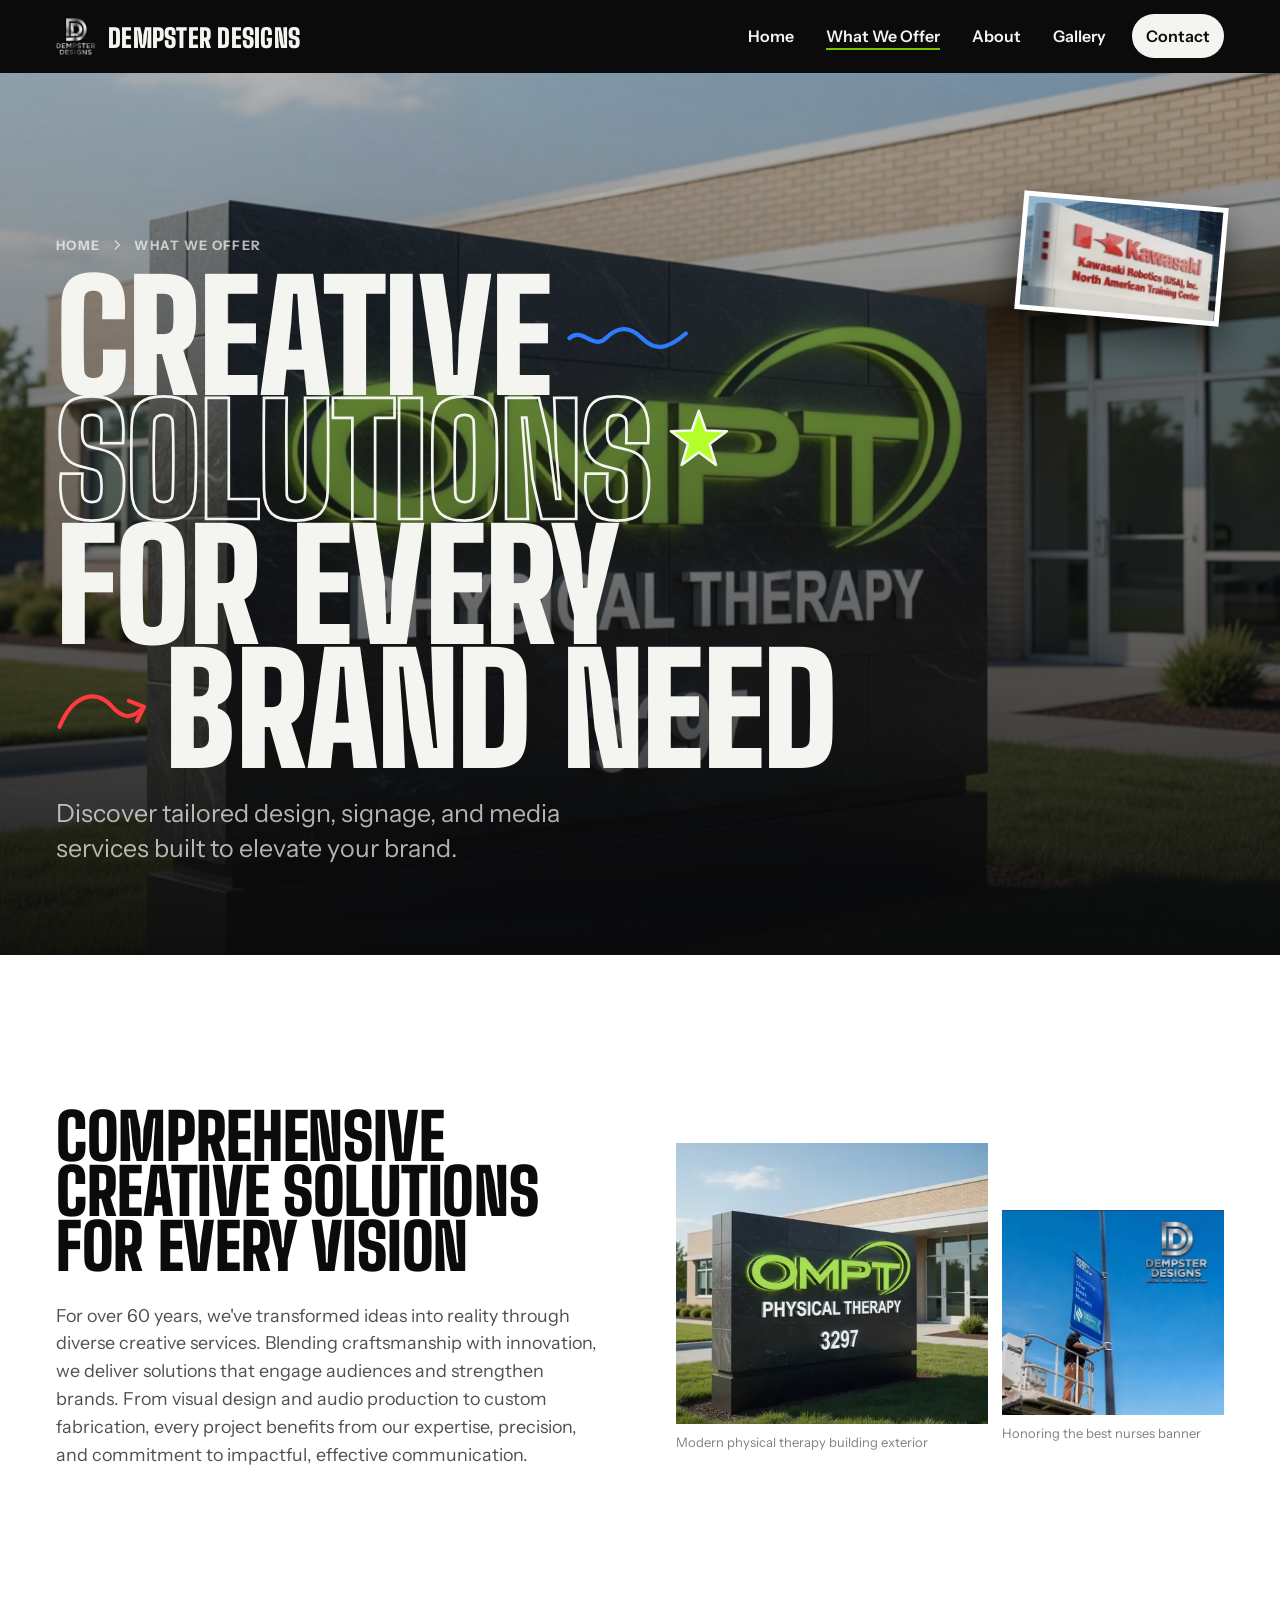
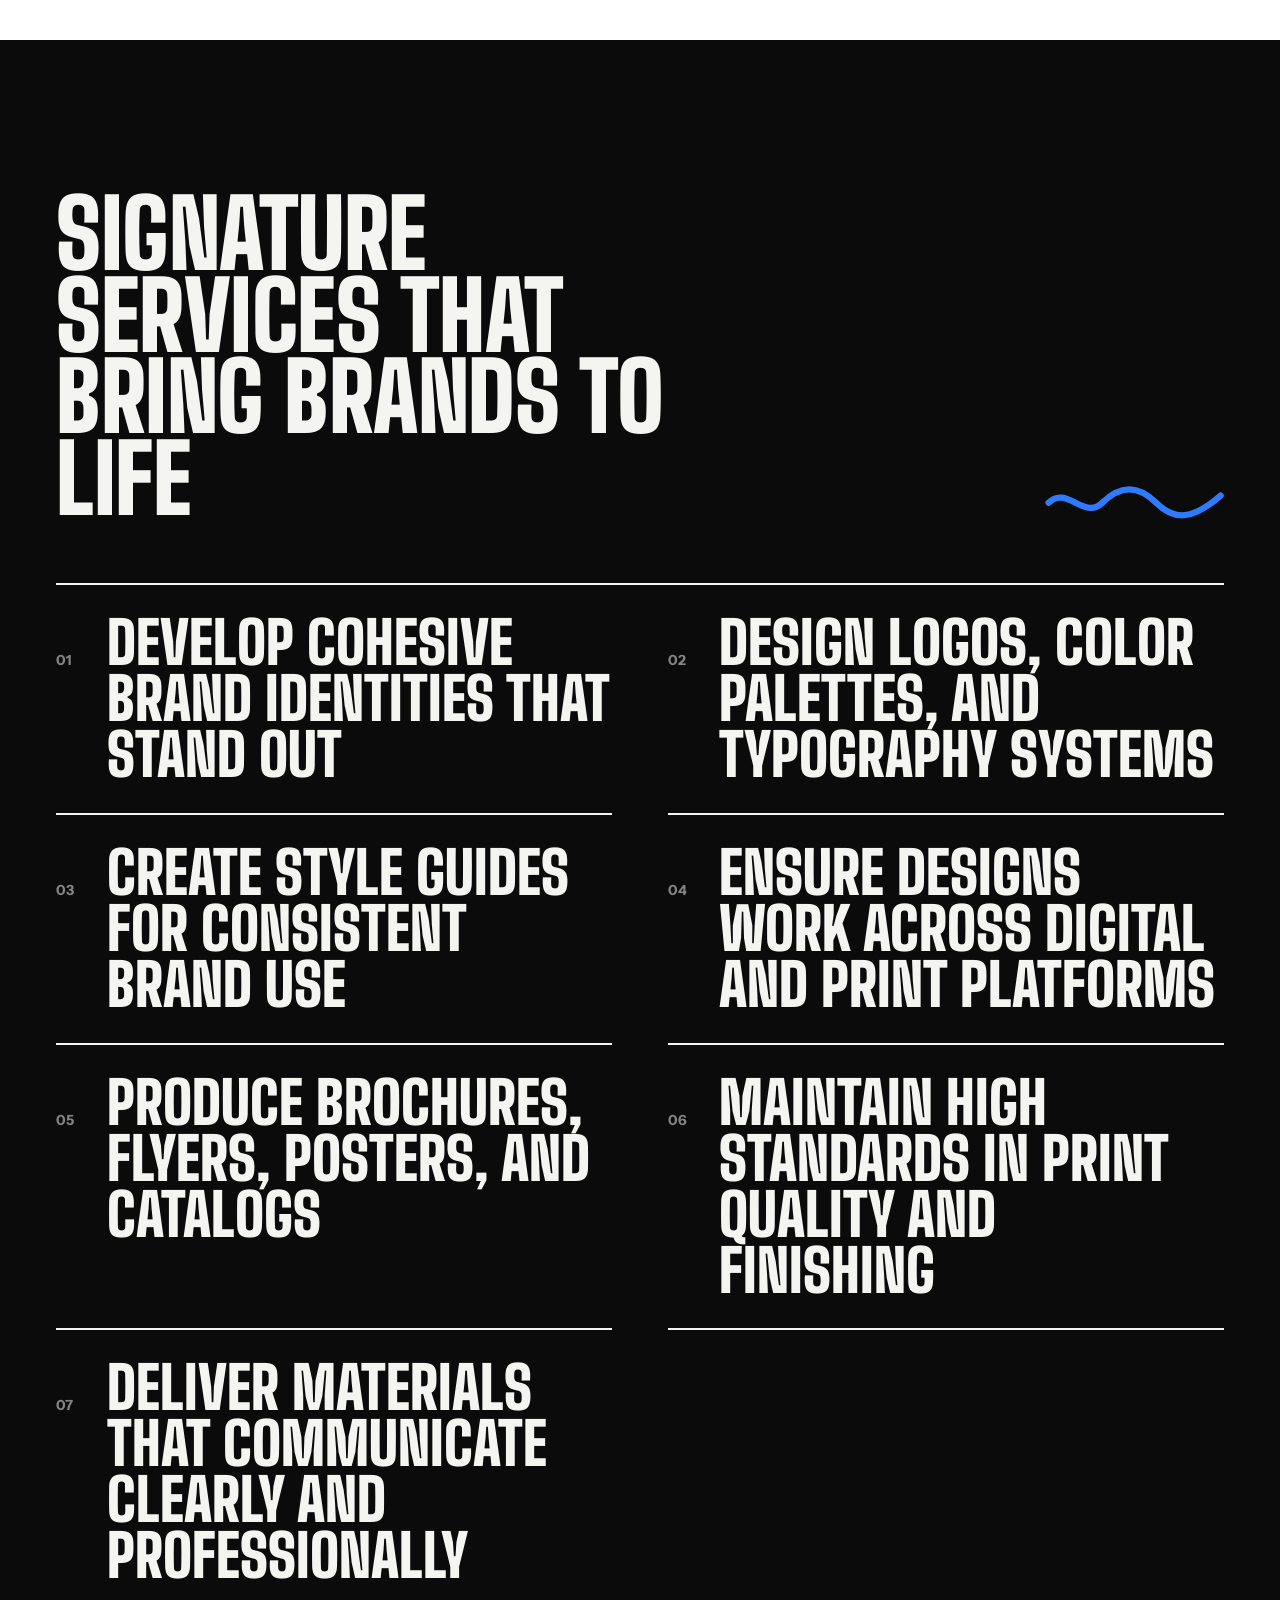
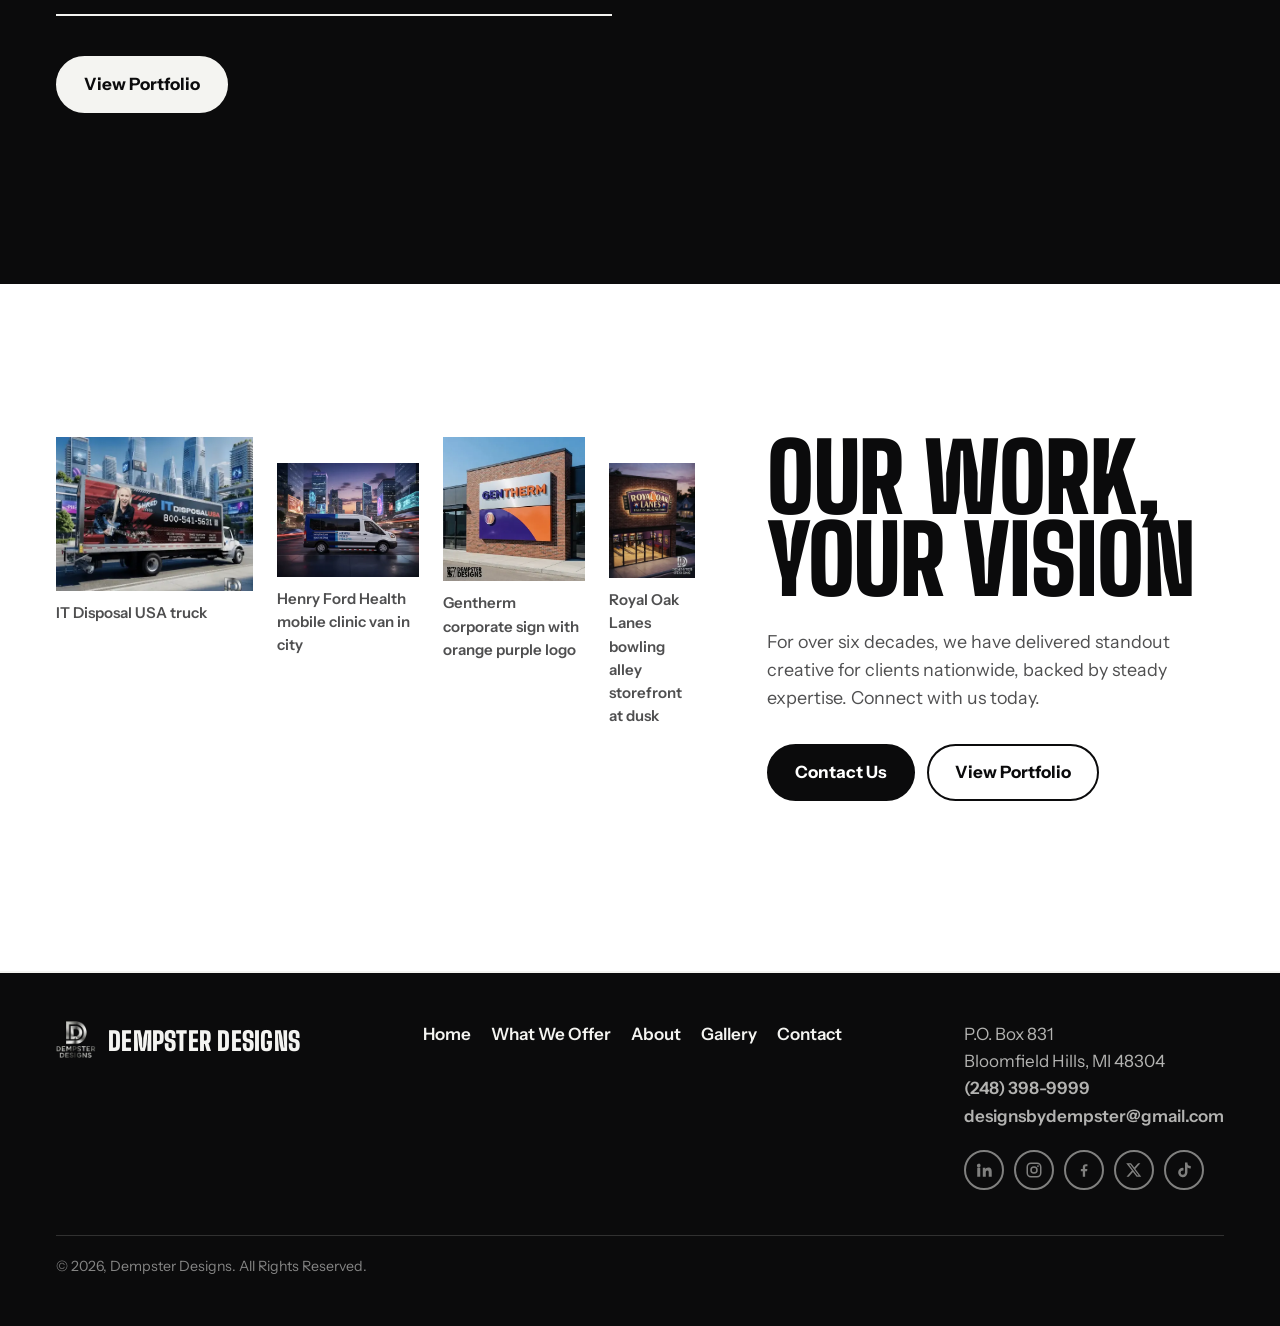
<file: what-we-offer.html>
<!DOCTYPE html>

<html lang="en">

<head>

  <meta charset="utf-8">

  <meta name="viewport" content="width=device-width, initial-scale=1, viewport-fit=cover">

  <title>What We Offer — Dempster Designs</title>

  <meta name="description" content="Discover tailored design, signage, and media services built to elevate your brand.">

  <meta name="theme-color" content="#0b0b0c">

  <!-- Link previews (Open Graph / Twitter) -->
  <meta property="og:type" content="website">
  <meta property="og:site_name" content="Dempster Designs">
  <meta property="og:url" content="https://dempsterdesigns.netlify.app/what-we-offer.html">
  <meta property="og:title" content="What We Offer — Dempster Designs">
  <meta property="og:description" content="Discover tailored design, signage, and media services built to elevate your brand.">
  <meta property="og:image" content="https://dempsterdesigns.netlify.app/assets/img/og-image.png">
  <meta property="og:image:secure_url" content="https://dempsterdesigns.netlify.app/assets/img/og-image.png">
  <meta property="og:image:type" content="image/png">
  <meta property="og:image:width" content="1200">
  <meta property="og:image:height" content="630">
  <meta property="og:image:alt" content="Dempster Designs logo — We Create Award Winning Signs">
  <meta name="twitter:card" content="summary_large_image">
  <meta name="twitter:title" content="What We Offer — Dempster Designs">
  <meta name="twitter:description" content="Discover tailored design, signage, and media services built to elevate your brand.">
  <meta name="twitter:image" content="https://dempsterdesigns.netlify.app/assets/img/og-image.png">
  <link rel="canonical" href="https://dempsterdesigns.netlify.app/what-we-offer.html">

  <link rel="icon" href="favicon.ico" sizes="any">
  <link rel="icon" href="assets/img/figma_1_260.png" type="image/png" sizes="160x160">
  <link rel="apple-touch-icon" href="assets/img/apple-touch-icon.png">

  <!-- Fonts: Big Shoulders Display + Instrument Sans from Google Fonts, self-hosted as variable woff2 (see assets/css/style.css).

       Zero external requests. Google Fonts equivalent if preferred:

       https://fonts.googleapis.com/css2?family=Big+Shoulders+Display:wght@800;900&family=Instrument+Sans:wght@400;600;700&display=swap -->

  <link rel="preload" as="font" type="font/woff2" href="assets/fonts/BigShouldersDisplay-var.woff2" crossorigin>

  <link rel="preload" as="font" type="font/woff2" href="assets/fonts/InstrumentSans-var.woff2" crossorigin>

  <link rel="stylesheet" href="assets/css/style.css">

</head>

<body>



<!-- ===== Inline SVG sticker sprite (referenced with <use>) — no extra requests ===== -->

<svg width="0" height="0" style="position:absolute" aria-hidden="true" focusable="false">

  <defs>

    <symbol id="s-star" viewBox="0 0 100 100"><path d="M50 6 L61 37 L94 38 L67 58 L77 91 L50 71 L23 91 L33 58 L6 38 L39 37 Z" fill="var(--lime-fill, #b4ff2a)" stroke="currentColor" stroke-width="4" stroke-linejoin="round"/></symbol>

    <symbol id="s-bolt" viewBox="0 0 60 100"><path d="M36 3 L8 56 L28 54 L20 97 L54 40 L33 43 Z" fill="var(--blue, #2f7bff)" stroke="currentColor" stroke-width="4" stroke-linejoin="round"/></symbol>

    <symbol id="s-arrow" viewBox="0 0 160 100"><path d="M6 78 C 30 20, 70 14, 96 44 C 112 62, 128 66, 146 48" fill="none" stroke="var(--red, #ff3b3f)" stroke-width="7" stroke-linecap="round" stroke-linejoin="round"/><path d="M124 34 L150 44 L138 68" fill="none" stroke="var(--red, #ff3b3f)" stroke-width="7" stroke-linecap="round" stroke-linejoin="round"/></symbol>

    <symbol id="s-arrow2" viewBox="0 0 160 60"><path d="M6 32 C 40 26, 80 36, 148 28" fill="none" stroke="currentColor" stroke-width="6" stroke-linecap="round"/><path d="M124 8 L152 28 L122 50" fill="none" stroke="currentColor" stroke-width="6" stroke-linecap="round" stroke-linejoin="round"/></symbol>

    <symbol id="s-hand" viewBox="0 0 120 100"><path d="M8 46 C 4 40, 10 32, 18 34 L 70 36 L 70 12 C 70 4, 82 4, 82 12 L 82 36 L 100 40 C 110 42, 112 50, 108 56 L 108 62 C 110 70, 106 76, 100 78 L 100 84 C 100 92, 92 96, 84 94 L 40 90 C 26 88, 18 78, 14 66 Z" fill="var(--bg, #fff)" stroke="currentColor" stroke-width="4" stroke-linejoin="round"/><path d="M82 40 L 82 56 M 96 58 L 96 76 M 100 62 L 84 62 M 100 78 L 84 78" fill="none" stroke="currentColor" stroke-width="3" stroke-linecap="round"/></symbol>

    <symbol id="s-burst" viewBox="0 0 100 100"><g stroke="var(--red, #ff3b3f)" stroke-width="5" stroke-linecap="round"><path d="M50 4 V22 M50 78 V96 M4 50 H22 M78 50 H96 M17 17 L30 30 M70 70 L83 83 M83 17 L70 30 M30 70 L17 83"/></g><circle cx="50" cy="50" r="14" fill="var(--red, #ff3b3f)" stroke="currentColor" stroke-width="4"/></symbol>

    <symbol id="s-squig" viewBox="0 0 200 40"><path d="M4 22 C 24 2, 44 42, 64 22 S 104 2, 124 22 S 164 42, 196 14" fill="none" stroke="var(--blue, #2f7bff)" stroke-width="7" stroke-linecap="round"/></symbol>

    <symbol id="s-aster" viewBox="0 0 100 100"><g stroke="var(--gold, #e2bd57)" stroke-width="12" stroke-linecap="round"><path d="M50 8 V92 M14 29 L86 71 M86 29 L14 71"/></g></symbol>

    <symbol id="s-curve" viewBox="0 0 120 120"><path d="M12 96 C 6 40, 60 6, 104 24" fill="none" stroke="var(--lime, #b4ff2a)" stroke-width="8" stroke-linecap="round"/><path d="M84 8 L108 26 L88 46" fill="none" stroke="var(--lime, #b4ff2a)" stroke-width="8" stroke-linecap="round" stroke-linejoin="round"/></symbol>

    <symbol id="s-circle" viewBox="0 0 120 120"><path d="M60 14 C 90 10, 112 30, 108 60 C 104 92, 74 110, 46 104 C 18 98, 6 70, 14 44 C 20 26, 36 16, 54 16" fill="none" stroke="var(--gold, #e2bd57)" stroke-width="6" stroke-linecap="round"/></symbol>

    <symbol id="s-dots" viewBox="0 0 200 60"><circle cx="30" cy="30" r="22" fill="rgba(255,255,255,.55)"/><path d="M100 46 L80 28 C74 22 76 12 86 12 C92 12 97 16 100 21 C103 16 108 12 114 12 C124 12 126 22 120 28 Z" fill="rgba(255,255,255,.85)"/><circle cx="170" cy="30" r="22" fill="rgba(255,255,255,.55)"/></symbol>
    <symbol id="s-dotarrow" viewBox="0 0 120 100"><g fill="var(--gold, #e2bd57)"><circle cx="10" cy="50" r="6"/><circle cx="28" cy="50" r="6"/><circle cx="46" cy="50" r="6"/><circle cx="64" cy="50" r="6"/><circle cx="82" cy="50" r="6"/><circle cx="64" cy="32" r="6"/><circle cx="64" cy="68" r="6"/><circle cx="82" cy="20" r="6"/><circle cx="82" cy="80" r="6"/><circle cx="100" cy="50" r="6"/><circle cx="46" cy="20" r="6"/><circle cx="46" cy="80" r="6"/></g></symbol>
    <symbol id="i-play" viewBox="0 0 24 24"><path d="M7 4 L20 12 L7 20 Z" fill="currentColor"/></symbol>

    <symbol id="i-pause" viewBox="0 0 24 24"><path d="M6 4 H10 V20 H6 Z M14 4 H18 V20 H14 Z" fill="currentColor"/></symbol>

    <symbol id="i-x" viewBox="0 0 24 24"><path d="M5 5 L19 19 M19 5 L5 19" stroke="currentColor" stroke-width="2.5" stroke-linecap="round"/></symbol>

    <symbol id="i-chev" viewBox="0 0 24 24"><path d="M9 5 L16 12 L9 19" fill="none" stroke="currentColor" stroke-width="2.5" stroke-linecap="round" stroke-linejoin="round"/></symbol>

  </defs>

</svg>



<a class="skip" href="#main">Skip to content</a>

<header class="site-head">

  <div class="wrap">

    <a class="brand" href="index.html" aria-label="Dempster Designs, home">

      <img src="assets/img/w900/logo-96.webp" width="96" height="88" alt="">

      <span>Dempster Designs</span>

    </a>

    <button class="nav-toggle" type="button" aria-expanded="false" aria-controls="nav">

      <span class="lbl">Menu</span>

      <svg viewBox="0 0 24 24" aria-hidden="true"><path d="M3 6h18M3 12h18M3 18h18" stroke="currentColor" stroke-width="2.5" stroke-linecap="round"/></svg>

    </button>

    <nav class="nav" id="nav" aria-label="Primary">

      <ul>

        <li><a href="index.html">Home</a></li>
        <li><a href="what-we-offer.html" aria-current="page">What We Offer</a></li>
        <li><a href="about.html">About</a></li>
        <li><a href="gallery.html">Gallery</a></li>
        <li><a class="cta" href="contact.html">Contact</a></li>

      </ul>

    </nav>

  </div>

</header>



<main id="main">



  <!-- PAGE HERO — full-bleed photo backdrop, heading aligned to the bottom (thesigngroup service-page pattern). Copy: live page H1 + lede -->

  <section class="page-hero t-dark" data-theme="dark" style="--pos: 50% 55%">

    <div class="ph-bg"><img src="assets/img/w900/highlight-16-v1_highlight-16-v1_image.webp" srcset="assets/img/w450/highlight-16-v1_highlight-16-v1_image.webp 450w, assets/img/w900/highlight-16-v1_highlight-16-v1_image.webp 900w, assets/img/highlight-16-v1_highlight-16-v1_image.webp 1920w" sizes="100vw" width="1920" height="1734" alt="Modern physical therapy building exterior" fetchpriority="high" data-parallax="0.18" style="--py:0"></div>

    <div class="float" aria-hidden="true"><img src="assets/img/cutouts/kawasaki-sign.webp" srcset="assets/img/cutouts/kawasaki-sign-400.webp 400w, assets/img/cutouts/kawasaki-sign.webp 600w" sizes="16vw" width="600" height="335" alt="" loading="lazy"></div>

    <div class="wrap ph-inner">

      <p class="crumbs"><a href="index.html">Home</a><svg aria-hidden="true"><use href="#i-chev"/></svg><span>What We Offer</span></p>

      <h1 class="stack sm" id="ph" data-fit="0.6">

        <span class="line"><span class="w">Creative</span><span class="stk squig desk-only" aria-hidden="true"><svg><use href="#s-squig"/></svg></span></span>
        <span class="line"><span class="w outline">Solutions</span><span class="stk star lift" aria-hidden="true"><svg><use href="#s-star"/></svg></span></span>
        <span class="line"><span class="w">For Every</span></span>
        <span class="line"><span class="stk arrow desk-only" aria-hidden="true"><svg><use href="#s-arrow"/></svg></span><span class="w">Brand Need</span></span>

      </h1>

      <p class="lede reveal">Discover tailored design, signage, and media services built to elevate your brand.</p>

    </div>

  </section>


  <!-- INTRO + feature band — white. Copy: /what-we-offer/ H2 + paragraph; the two images are the ones on that live page -->
  <section class="section t-light" data-theme="light" aria-labelledby="int-h">
    <div class="wrap feature">
      <div>
        <h2 class="display h-md reveal" id="int-h">Comprehensive Creative Solutions for Every Vision</h2>
        <div class="prose reveal" style="margin-top: 28px; --i:1">
          <p>For over 60 years, we've transformed ideas into reality through diverse creative services. Blending craftsmanship with innovation, we deliver solutions that engage audiences and strengthen brands. From visual design and audio production to custom fabrication, every project benefits from our expertise, precision, and commitment to impactful, effective communication.</p>
        </div>
      </div>
      <div class="imgs" data-stagger="figure">
        <figure class="reveal"><img src="assets/img/w900/highlight-16-v1_highlight-16-v1_image.webp" srcset="assets/img/w450/highlight-16-v1_highlight-16-v1_image.webp 450w, assets/img/w900/highlight-16-v1_highlight-16-v1_image.webp 900w, assets/img/highlight-16-v1_highlight-16-v1_image.webp 1920w" sizes="(min-width: 900px) 28vw, 55vw" width="1920" height="1734" alt="Modern physical therapy building exterior" loading="lazy" decoding="async"><figcaption>Modern physical therapy building exterior</figcaption></figure>
        <figure class="reveal"><img src="assets/img/w900/benefit-4-v3_feature_image-4-1.webp" srcset="assets/img/w450/benefit-4-v3_feature_image-4-1.webp 450w, assets/img/w900/benefit-4-v3_feature_image-4-1.webp 900w, assets/img/benefit-4-v3_feature_image-4-1.webp 1600w" sizes="(min-width: 900px) 20vw, 40vw" width="1600" height="1475" alt="Honoring the best nurses banner" loading="lazy" decoding="async"><figcaption>Honoring the best nurses banner</figcaption></figure>
      </div>
    </div>
  </section>

  <!-- SIGNATURE SERVICES — black band, plain grid of large text links; copy: /what-we-offer/ seven bullets -->
  <section class="section t-dark" data-theme="dark" aria-labelledby="svc-h">
    <div class="wrap">
      <div class="section-head">
        <h2 class="display h-lg reveal" id="svc-h">Signature Services That Bring Brands to Life</h2>
        <span class="stk squig reveal" style="width: clamp(120px, 14vw, 200px); justify-self: end; --i:1" aria-hidden="true"><svg><use href="#s-squig"/></svg></span>
      </div>
      <ul class="svc-grid">
        <li class="reveal" style="--i:0"><a href="contact.html"><span class="idx">01</span>Develop cohesive brand identities that stand out</a></li>
        <li class="reveal" style="--i:1"><a href="contact.html"><span class="idx">02</span>Design logos, color palettes, and typography systems</a></li>
        <li class="reveal" style="--i:2"><a href="contact.html"><span class="idx">03</span>Create style guides for consistent brand use</a></li>
        <li class="reveal" style="--i:3"><a href="contact.html"><span class="idx">04</span>Ensure designs work across digital and print platforms</a></li>
        <li class="reveal" style="--i:4"><a href="contact.html"><span class="idx">05</span>Produce brochures, flyers, posters, and catalogs</a></li>
        <li class="reveal" style="--i:5"><a href="contact.html"><span class="idx">06</span>Maintain high standards in print quality and finishing</a></li>
        <li class="reveal" style="--i:6"><a href="contact.html"><span class="idx">07</span>Deliver materials that communicate clearly and professionally</a></li>
      </ul>
      <p class="reveal" style="margin-top: 40px;"><a class="btn" href="gallery.html">View Portfolio</a></p>
    </div>
  </section>

  <!-- OUR WORK, YOUR VISION — white. Copy: /what-we-offer/ -->
  <section class="section t-light" data-theme="light" aria-labelledby="ow-h">
    <div class="wrap split rev">
      <div>
        <h2 class="display h-lg reveal" id="ow-h">Our Work, Your Vision</h2>
        <div class="prose reveal" style="margin-top: 28px; --i:1">
          <p>For over six decades, we have delivered standout creative for clients nationwide, backed by steady expertise. Connect with us today.</p>
        </div>
        <p class="reveal" style="margin-top: 32px; display: flex; gap: 12px; flex-wrap: wrap; --i:2"><a class="btn" href="contact.html">Contact Us</a><a class="btn ghost" href="gallery.html">View Portfolio</a></p>
      </div>
      <div class="strip">
        <figure class="s1 reveal" style="--i:0"><div class="frame"><img src="assets/img/w900/highlight-16-v2_image-15-1.webp" srcset="assets/img/w450/highlight-16-v2_image-15-1.webp 450w, assets/img/w900/highlight-16-v2_image-15-1.webp 900w, assets/img/highlight-16-v2_image-15-1.webp 1600w" sizes="(min-width: 900px) 24vw, 58vw" width="1600" height="1252" alt="IT Disposal USA truck on street" loading="lazy" decoding="async"></div><figcaption>IT Disposal USA truck</figcaption></figure>
        <figure class="s2 reveal" style="--i:1"><div class="frame"><img src="assets/img/w900/IMG_1613.webp" srcset="assets/img/w450/IMG_1613.webp 450w, assets/img/w900/IMG_1613.webp 900w, assets/img/IMG_1613.jpeg 1136w" sizes="(min-width: 900px) 16vw, 42vw" width="1136" height="912" alt="Henry Ford Health mobile clinic van in city" loading="lazy" decoding="async"></div><figcaption>Henry Ford Health mobile clinic van in city</figcaption></figure>
        <figure class="s3 reveal" style="--i:2"><div class="frame"><img src="assets/img/w900/IMG_1905.webp" srcset="assets/img/w450/IMG_1905.webp 450w, assets/img/w900/IMG_1905.webp 900w, assets/img/IMG_1905.jpeg 1008w" sizes="(min-width: 900px) 16vw, 42vw" width="1008" height="1024" alt="Gentherm corporate sign with orange purple logo" loading="lazy" decoding="async"></div><figcaption>Gentherm corporate sign with orange purple logo</figcaption></figure>
        <figure class="s4 reveal" style="--i:3"><div class="frame"><img src="assets/img/w900/IMG_1743.webp" srcset="assets/img/w450/IMG_1743.webp 450w, assets/img/w900/IMG_1743.webp 880w" sizes="(min-width: 900px) 12vw, 58vw" width="880" height="1168" alt="Royal Oak Lanes bowling alley storefront at dusk" loading="lazy" decoding="async"></div><figcaption>Royal Oak Lanes bowling alley storefront at dusk</figcaption></figure>
      </div>
    </div>
  </section>
<a class="fab btn" href="contact.html">Start the Conversation</a>

</main>



<footer class="site-foot t-dark" data-theme="dark">

  <div class="wrap">

    <div class="cols">

      <a class="brand" href="index.html" aria-label="Dempster Designs, home">

        <img src="assets/img/w900/logo-96.webp" width="96" height="88" alt="" loading="lazy">

        <span>Dempster Designs</span>

      </a>

      <nav aria-label="Footer">

        <ul>

          <li><a href="index.html">Home</a></li>

          <li><a href="what-we-offer.html">What We Offer</a></li>

          <li><a href="about.html">About</a></li>

          <li><a href="gallery.html">Gallery</a></li>

          <li><a href="contact.html">Contact</a></li>

        </ul>

      </nav>

      <address>

        P.O. Box 831<br>Bloomfield Hills, MI 48304<br>

        <a href="tel:+12483989999">(248) 398-9999</a><br>

        <a href="mailto:designsbydempster@gmail.com">designsbydempster@gmail.com</a>

      </address>

      <ul class="social" aria-label="Social media">
        <li><a href="#" aria-disabled="true" onclick="return false" aria-label="LinkedIn" title="LinkedIn">
          <svg viewBox="0 0 24 24" aria-hidden="true"><path fill="currentColor" d="M4.98 3.5A2.5 2.5 0 1 1 5 8.5a2.5 2.5 0 0 1-.02-5ZM3 9h4v12H3V9Zm7 0h3.8v1.7h.1c.5-1 1.8-2 3.7-2 4 0 4.7 2.6 4.7 6V21h-4v-5.4c0-1.3 0-3-1.8-3s-2.1 1.4-2.1 2.9V21h-4V9Z"/></svg>
        </a></li>
        <li><a href="#" aria-disabled="true" onclick="return false" aria-label="Instagram" title="Instagram">
          <svg viewBox="0 0 24 24" aria-hidden="true"><rect x="3" y="3" width="18" height="18" rx="5" fill="none" stroke="currentColor" stroke-width="2"/><circle cx="12" cy="12" r="4" fill="none" stroke="currentColor" stroke-width="2"/><circle cx="17.3" cy="6.7" r="1.2" fill="currentColor"/></svg>
        </a></li>
        <li><a href="#" aria-disabled="true" onclick="return false" aria-label="Facebook" title="Facebook">
          <svg viewBox="0 0 24 24" aria-hidden="true"><path fill="currentColor" d="M13.5 21v-7.5h2.6l.4-3h-3V8.6c0-.9.3-1.5 1.5-1.5h1.6V4.4c-.3 0-1.2-.1-2.3-.1-2.3 0-3.9 1.4-3.9 4v2.2H7.8v3h2.6V21h3.1Z"/></svg>
        </a></li>
        <li><a href="#" aria-disabled="true" onclick="return false" aria-label="X (Twitter)" title="X (Twitter)">
          <svg viewBox="0 0 24 24" aria-hidden="true"><path fill="currentColor" d="M17.5 3h3l-6.8 7.8L21.7 21h-6.2l-4.9-6.4L5 21H2l7.3-8.3L1.6 3H8l4.4 5.8L17.5 3Zm-1 16.2h1.7L7.1 4.7H5.3l11.2 14.5Z"/></svg>
        </a></li>
        <li><a href="#" aria-disabled="true" onclick="return false" aria-label="TikTok" title="TikTok">
          <svg viewBox="0 0 24 24" aria-hidden="true"><path fill="currentColor" d="M16.6 2h-3.3v13.4a2.9 2.9 0 1 1-2.9-2.9c.3 0 .6 0 .9.1V9.2a6.2 6.2 0 1 0 5.3 6.2V8.6a7.4 7.4 0 0 0 4.4 1.4V6.7a4.4 4.4 0 0 1-4.4-4.7Z"/></svg>
        </a></li>
      </ul>

    </div>

    <small>© <span id="year">2026</span>, Dempster Designs. All Rights Reserved.</small>

  </div>

</footer>



<script src="assets/js/main.js" defer></script>

</body>

</html>
</file>
<file: assets/css/style.css>
/* ==========================================================================
   Dempster Designs — prototype stylesheet
   Sections alternate light (white) and dark (near-black) like thesigngroup.co.uk.
   Mobile first. Breakpoints: 640, 900, 1200. Motion respects prefers-reduced-motion.
   Accent palette sampled from the sign photography (see NOTES.md §3).
   ========================================================================== */

/* Fonts: Google Fonts files (SIL OFL) self-hosted as variable woff2 so nothing render-blocking leaves the origin.
   Fallback faces are size-adjusted to the web fonts' measured widths so the swap does not shift layout. */
@font-face { font-family: "Big Shoulders Display"; src: url("../fonts/BigShouldersDisplay-var.woff2") format("woff2"); font-weight: 100 900; font-style: normal; font-display: swap; }
@font-face { font-family: "Instrument Sans"; src: url("../fonts/InstrumentSans-var.woff2") format("woff2"); font-weight: 400 700; font-style: normal; font-display: swap; }
@font-face { font-family: "BSD Fallback"; src: local("Impact"), local("Arial Narrow Bold"), local("Arial Narrow"); size-adjust: 95%; ascent-override: 92%; descent-override: 18%; }
@font-face { font-family: "IS Fallback"; src: local("Arial"), local("Helvetica"); size-adjust: 104%; }

/* ---- Theme tokens ------------------------------------------------------- */
:root, .t-light {
  --bg: #ffffff;
  --bg-2: #f4f4f1;
  --bg-3: #ebebe6;
  --ink: #0b0b0c;
  --ink-70: rgba(11, 11, 12, 0.72);
  --ink-50: rgba(11, 11, 12, 0.52);
  --line: rgba(11, 11, 12, 0.14);
  --line-strong: rgba(11, 11, 12, 0.9);
  --blue: #1d5fb4;
  --red: #d8272c;
  --lime: #7ac300;
  --lime-fill: #b4ff2a;
  --gold: #c9a23a;
  --shadow: 0 12px 32px rgba(0, 0, 0, 0.22);
  color-scheme: light;
}
.t-dark {
  --bg: #0b0b0c;
  --bg-2: #141416;
  --bg-3: #1c1c1f;
  --ink: #f4f4f1;
  --ink-70: rgba(244, 244, 241, 0.72);
  --ink-50: rgba(244, 244, 241, 0.52);
  --line: rgba(244, 244, 241, 0.16);
  --line-strong: rgba(244, 244, 241, 0.9);
  --blue: #2f7bff;
  --red: #ff3b3f;
  --lime: #b4ff2a;
  --lime-fill: #b4ff2a;
  --gold: #e2bd57;
  --shadow: 0 16px 40px rgba(0, 0, 0, 0.6);
  color-scheme: dark;
}
:root {
  --white: #ffffff;
  --display: "Big Shoulders Display", "BSD Fallback", Impact, "Arial Narrow", sans-serif;
  --body: "Instrument Sans", "IS Fallback", system-ui, -apple-system, "Segoe UI", Helvetica, Arial, sans-serif;
  --gutter: 20px;
  --max: 1440px;
  --section: clamp(72px, 12vw, 160px);
  --focus: 3px solid var(--blue);
  --ease-out: cubic-bezier(0.2, 0.7, 0.2, 1);
  --ease-spring: cubic-bezier(0.34, 1.56, 0.64, 1);
  --head-h: 72px;
}
@media (min-width: 640px) { :root { --gutter: 32px; } }
@media (min-width: 1200px) { :root { --gutter: 56px; } }

*, *::before, *::after { box-sizing: border-box; }

html { scroll-behavior: smooth; -webkit-text-size-adjust: 100%; background: #0b0b0c; }
@media (prefers-reduced-motion: reduce) { html { scroll-behavior: auto; } }

body { margin: 0; background: var(--bg); color: var(--ink); font-family: var(--body); font-size: 17px; line-height: 1.55; overflow-x: clip; }
.t-dark, .t-light { background: var(--bg); color: var(--ink); }

img, video, svg { display: block; max-width: 100%; }
img { height: auto; }
h1, h2, h3, h4 { margin: 0; font-weight: 800; line-height: 1; letter-spacing: -0.01em; }
p { margin: 0 0 1em; }
a { color: inherit; }
::selection { background: var(--lime-fill); color: #000; }
:focus-visible { outline: var(--focus); outline-offset: 4px; border-radius: 2px; }
:focus:not(:focus-visible) { outline: none; }

.wrap { width: 100%; max-width: var(--max); margin-inline: auto; padding-inline: var(--gutter); }
.visually-hidden { position: absolute !important; width: 1px; height: 1px; padding: 0; margin: -1px; overflow: hidden; clip: rect(0 0 0 0); white-space: nowrap; border: 0; }
.skip { position: absolute; left: var(--gutter); top: -100px; z-index: 100; background: var(--lime-fill); color: #000; padding: 10px 16px; font-weight: 700; }
.skip:focus { top: 12px; }

/* ---- Page transitions (MPA view transitions, progressive) --------------- */
@view-transition { navigation: auto; }
::view-transition-old(root) { animation: vt-out .22s ease-in both; }
::view-transition-new(root) { animation: vt-in .38s var(--ease-out) both; }
@keyframes vt-out { to { opacity: 0; transform: translateY(-10px); } }
@keyframes vt-in { from { opacity: 0; transform: translateY(14px); } }
.site-head { view-transition-name: site-head; }
@media (prefers-reduced-motion: reduce) { ::view-transition-old(root), ::view-transition-new(root) { animation: none; } }

/* ---- Type scale --------------------------------------------------------- */
.display { font-family: var(--display); font-weight: 900; text-transform: uppercase; line-height: 0.86; letter-spacing: -0.005em; }
.h-xl { font-size: clamp(56px, 10vw, 152px); }
.h-lg { font-size: clamp(44px, 7.4vw, 108px); }
.h-md { font-size: clamp(34px, 5vw, 72px); }
.h-sm { font-family: var(--body); font-weight: 700; font-size: clamp(22px, 2.4vw, 30px); line-height: 1.15; letter-spacing: -0.015em; }
.lede { font-size: clamp(19px, 2vw, 25px); line-height: 1.4; max-width: 34ch; }
.measure { max-width: 62ch; }
.muted { color: var(--ink-50); }
.pre { font-size: 13px; font-weight: 700; letter-spacing: .1em; text-transform: uppercase; color: var(--ink-50); }
.outline { -webkit-text-stroke: 2px var(--ink); color: transparent; }
@media (min-width: 900px) { .outline { -webkit-text-stroke: 3px var(--ink); } }

/* ---- Buttons ------------------------------------------------------------ */
.btn {
  display: inline-flex; align-items: center; gap: 12px;
  font-family: var(--body); font-weight: 700; font-size: 17px; line-height: 1;
  padding: 18px 26px; border: 2px solid var(--ink); border-radius: 999px;
  background: var(--ink); color: var(--bg); text-decoration: none; cursor: pointer;
  transition: transform .2s var(--ease-out), background .2s ease, color .2s ease, border-color .2s ease, box-shadow .2s ease;
}
.btn:hover { background: var(--lime-fill); border-color: var(--lime-fill); color: #000; transform: translateY(-2px); box-shadow: 0 10px 24px rgba(0,0,0,.18); }
.btn.ghost { background: transparent; color: var(--ink); }
.btn.ghost:hover { background: var(--ink); color: var(--bg); border-color: var(--ink); }
.btn.big { font-size: clamp(19px, 2vw, 24px); padding: 22px 36px; }

/* Fixed enquiry pill (like The Sign Group's "Enquire Now") */
.fab {
  position: fixed; right: 16px; bottom: calc(16px + env(safe-area-inset-bottom, 0px)); z-index: 60;
  transform: translateY(140%); opacity: 0; transition: transform .5s var(--ease-spring), opacity .3s ease;
  background: var(--lime-fill); color: #000; border-color: var(--lime-fill); box-shadow: 0 10px 30px rgba(0,0,0,.35);
}
.fab.is-on { transform: none; opacity: 1; }
.fab:hover { background: #fff; border-color: #fff; }

/* ---- Header (theme follows the section under it) ----------------------- */
.site-head {
  position: sticky; top: 0; z-index: 50;
  --hb: rgba(255,255,255,.82); --hi: #0b0b0c;
  background: var(--hb); color: var(--hi);
  backdrop-filter: blur(12px); -webkit-backdrop-filter: blur(12px);
  border-bottom: 1px solid transparent;
  transition: background .35s ease, color .35s ease, border-color .2s ease;
}
.site-head.on-dark { --hb: rgba(11,11,12,.78); --hi: #f4f4f1; }
/* at the top of the page the bar is solid and seamless with the first section (thesigngroup); once scrolled it goes translucent + blur */
.site-head:not(.is-stuck) { --hb: #ffffff; }
.site-head:not(.is-stuck).on-dark { --hb: #0b0b0c; }
.site-head.is-stuck { border-bottom-color: rgba(128,128,128,.25); }
.site-head .wrap { display: flex; align-items: center; justify-content: space-between; min-height: var(--head-h); gap: 16px; }

.brand { display: inline-flex; align-items: center; gap: 12px; text-decoration: none; font-weight: 700; letter-spacing: -0.01em; }
.brand img { width: 40px; height: 37px; }
.brand span { font-family: var(--display); font-weight: 900; font-size: 26px; text-transform: uppercase; letter-spacing: 0.01em; line-height: 1; padding-top: 3px; }

.nav-toggle { appearance: none; background: none; border: 2px solid currentColor; border-radius: 999px; color: inherit; padding: 10px 16px; font: inherit; font-weight: 700; cursor: pointer; display: inline-flex; gap: 8px; align-items: center; }
.nav-toggle svg { width: 18px; height: 18px; }

.nav { display: none; position: absolute; left: 0; right: 0; top: 100%; background: var(--hb); color: var(--hi); backdrop-filter: blur(16px); -webkit-backdrop-filter: blur(16px); border-bottom: 1px solid rgba(128,128,128,.25); padding: 8px var(--gutter) 24px; }
.nav.is-open { display: block; }
.nav ul { list-style: none; margin: 0; padding: 0; display: flex; flex-direction: column; }
.nav a { display: block; padding: 14px 0; font-family: var(--display); font-weight: 900; font-size: 34px; text-transform: uppercase; text-decoration: none; border-bottom: 1px solid rgba(128,128,128,.25); transition: color .2s ease, padding-left .3s var(--ease-out); }
.nav a:hover { padding-left: 10px; }
.nav a:hover, .nav a[aria-current="page"] { color: var(--lime); }
.nav li:last-child a { border-bottom: 0; }

@media (min-width: 900px) {
  .nav-toggle { display: none; }
  .nav { display: block; position: static; background: none; border: 0; padding: 0; backdrop-filter: none; }
  .nav ul { flex-direction: row; gap: 4px; align-items: center; }
  .nav a { font-family: var(--body); font-size: 16px; font-weight: 600; text-transform: none; border: 0; padding: 10px 14px; border-radius: 999px; }
  .nav a:hover { padding-left: 14px; background: rgba(128,128,128,.15); color: inherit; }
  .nav a[aria-current="page"] { color: inherit; text-decoration: underline; text-underline-offset: 6px; text-decoration-color: var(--lime); text-decoration-thickness: 2px; }
  .nav a.cta { background: var(--hi); color: var(--hb); margin-left: 8px; text-decoration: none; }
  .site-head.on-dark .nav a.cta { color: #0b0b0c; }
  .nav a.cta:hover { background: var(--lime-fill); color: #000; }
}

/* ---- Word stack (hero + CTA) -------------------------------------------- */
/* Every size inside the stack is in em so the JS fitter only has to set --hf (hero font size). */
.hero { padding-block: clamp(20px, 3vw, 36px) 0; position: relative; overflow: clip; }
/* the hero always occupies one viewport: stack at top, lede + buttons pinned to the bottom, marquee at the fold.
   Sections below therefore never move when the fitter resizes the stack (no layout shift). */
.hero > .wrap { max-width: 1720px; min-height: calc(100vh - var(--head-h)); min-height: calc(100svh - var(--head-h)); display: flex; flex-direction: column; justify-content: space-between; }
@media (max-width: 899px) { .hero > .wrap { min-height: 0; display: block; } .hero .stk.pic { width: 1em; } .hero .stack .line { gap: 0 .08em; } }

.stack { display: flex; flex-direction: column; align-items: flex-start; margin: 0; font-size: var(--hf, clamp(72px, 23vw, 300px)); }
@media (min-width: 900px) { .stack { font-size: var(--hf, clamp(120px, 15.5vw, 236px)); } }
.stack .line { display: flex; align-items: center; flex-wrap: wrap; gap: 0 .1em; }
.js .stack .line { flex-wrap: nowrap; }
/* home hero: centred lines so the collage fills the width at any ratio (thesigngroup .centre-align) */
@media (min-width: 900px) { .hero .stack { align-items: center; } .hero .stack .line { justify-content: center; } }
.stack .w { font-family: var(--display); font-weight: 900; text-transform: uppercase; font-size: 1em; line-height: 0.82; letter-spacing: -0.01em; display: inline-block; white-space: nowrap; }
.stack .w.outline { -webkit-text-stroke: .018em var(--ink); color: transparent; }
.stack.sm { font-size: var(--hf, clamp(56px, 17vw, 200px)); }
.stack.sm.xs { font-size: var(--hf, clamp(44px, 12.5vw, 200px)); }
@media (min-width: 900px) { .stack.sm, .stack.sm.xs { font-size: var(--hf, clamp(96px, 11vw, 168px)); } }

/* Stickers and photo cutouts (sizes relative to the stack font size) */
.stk { flex: none; display: inline-block; position: relative; z-index: 2; color: var(--ink); }
.stk svg { width: 100%; height: auto; }
.stk.pic { width: 1.3em; border: .03em solid var(--white); box-shadow: var(--shadow); background: var(--white); }
.stk.pic img { width: 100%; height: auto; }
.stk.pic { transition: transform .5s var(--ease-spring); }
.stk.pic:hover { transform: rotate(0) scale(1.04); }
.rot-l { transform: rotate(-6deg); } .rot-r { transform: rotate(5deg); } .rot-l2 { transform: rotate(-3deg); } .rot-r2 { transform: rotate(8deg); }
.stk.star { width: .42em; } .stk.bolt { width: .3em; } .stk.arrow { width: .62em; } .stk.hand { width: .5em; }
.stk.burst { width: .5em; } .stk.squig { width: .8em; } .stk.aster { width: .42em; } .stk.circle { width: .5em; }
@media (min-width: 900px) { .stk.over { margin-inline: -.2em; } }
.stk.lift { margin-top: -.3em; } .stk.drop { margin-bottom: -.3em; }
.desk-only { display: none; }
@media (min-width: 900px) { .desk-only { display: inline-block; } }
@media (min-width: 900px) { .mob-only { display: none; } }

/* <svg><use> has no intrinsic ratio (would default to 150px tall); give each sticker its symbol's viewBox ratio */
svg:has(> use[href="#s-star"]), svg:has(> use[href="#s-burst"]), svg:has(> use[href="#s-aster"]),
svg:has(> use[href="#s-curve"]), svg:has(> use[href="#s-circle"]) { aspect-ratio: 1; }
svg:has(> use[href="#s-bolt"]) { aspect-ratio: 60 / 100; }
svg:has(> use[href="#s-arrow"]) { aspect-ratio: 160 / 100; }
svg:has(> use[href="#s-arrow2"]) { aspect-ratio: 160 / 60; }
svg:has(> use[href="#s-hand"]) { aspect-ratio: 120 / 100; }
svg:has(> use[href="#s-squig"]) { aspect-ratio: 200 / 40; }
svg:has(> use[href^="#i-"]) { aspect-ratio: 1; }

/* Sticker idle motion (subtle, looping — the "aster" on thesigngroup rotates the same way) */
.stk.aster svg { animation: spin 16s linear infinite; }
.stk.star svg { animation: wobble 5s ease-in-out infinite; transform-origin: 50% 55%; }
.stk.hand svg { animation: nudge 2.6s ease-in-out infinite; }
.stk.arrow svg { animation: wiggle 3.2s ease-in-out infinite; transform-origin: 10% 80%; }
.stk.bolt svg { animation: flicker 4s steps(1, end) infinite; }
.stk.burst svg { animation: pulse 2.8s ease-in-out infinite; }
@keyframes spin { to { transform: rotate(360deg); } }
@keyframes wobble { 0%, 100% { transform: rotate(-8deg) scale(1); } 50% { transform: rotate(10deg) scale(1.06); } }
@keyframes nudge { 0%, 100% { transform: translateX(0); } 50% { transform: translateX(-12%); } }
@keyframes wiggle { 0%, 100% { transform: rotate(0); } 50% { transform: rotate(6deg) translateX(3%); } }
@keyframes flicker { 0%, 92%, 100% { opacity: 1; } 94% { opacity: .35; } 96% { opacity: 1; } 98% { opacity: .5; } }
@keyframes pulse { 0%, 100% { transform: scale(1); } 50% { transform: scale(1.12); } }

/* Hero intro: words rise, stickers pop, cutouts drop — transforms only, no layout shift */
.js .intro .w, .js .intro .stk, .js .intro .hero-foot > * { opacity: 0; }
.js .intro.is-in .w { animation: rise .7s var(--ease-out) both; animation-delay: calc(var(--i, 0) * 70ms); }
.js .intro.is-in .stk:not(.pic) { animation: pop .6s var(--ease-spring) both; animation-delay: calc(140ms + var(--i, 0) * 70ms); }
.js .intro.is-in .stk.pic { animation: drop .8s var(--ease-out) both; animation-delay: calc(80ms + var(--i, 0) * 70ms); }
.js .intro.is-in .hero-foot > * { animation: rise .7s var(--ease-out) both; animation-delay: calc(360ms + var(--i, 0) * 120ms); }
@keyframes rise { from { opacity: 0; transform: translateY(.35em); } to { opacity: 1; transform: none; } }
@keyframes pop { from { opacity: 0; transform: scale(.2) rotate(-25deg); } to { opacity: 1; transform: none; } }
@keyframes drop { from { opacity: 0; transform: translateY(-.6em) rotate(0); } to { opacity: 1; } }
/* cutouts keep their tilt: the drop animation's end state is "no transform", so re-apply the tilt via a wrapper class */
.js .intro.is-in .stk.pic.rot-l { animation-name: drop-l; } .js .intro.is-in .stk.pic.rot-r { animation-name: drop-r; }
.js .intro.is-in .stk.pic.rot-l2 { animation-name: drop-l2; } .js .intro.is-in .stk.pic.rot-r2 { animation-name: drop-r2; }
@keyframes drop-l { from { opacity: 0; transform: translateY(-.6em) rotate(-14deg); } to { opacity: 1; transform: rotate(-6deg); } }
@keyframes drop-r { from { opacity: 0; transform: translateY(-.6em) rotate(14deg); } to { opacity: 1; transform: rotate(5deg); } }
@keyframes drop-l2 { from { opacity: 0; transform: translateY(-.6em) rotate(-12deg); } to { opacity: 1; transform: rotate(-3deg); } }
@keyframes drop-r2 { from { opacity: 0; transform: translateY(-.6em) rotate(18deg); } to { opacity: 1; transform: rotate(8deg); } }

.hero-foot { display: grid; gap: 24px; align-items: end; margin-top: clamp(24px, 3vw, 44px); padding-bottom: clamp(24px, 3vw, 40px); }
.hero-foot .lede { font-size: clamp(19px, 2vw, 26px); margin: 0 0 12px; }
.hero-actions { display: flex; flex-wrap: wrap; gap: 12px; }
@media (min-width: 900px) { .hero-foot { grid-template-columns: 1.2fr 1fr; } .hero-actions { justify-content: flex-end; } }
.hero-badge { display: inline-flex; align-items: center; gap: 10px; font-weight: 700; font-size: 14px; letter-spacing: 0.02em; color: var(--ink-70); margin: 0; }
.hero-badge svg { width: 22px; height: 22px; animation: spin 16s linear infinite; }

/* ---- Inner page hero: full-bleed photo backdrop, heading aligned bottom (thesigngroup service pages) ---- */
.page-hero { position: relative; overflow: clip; min-height: min(calc(100svh - var(--head-h)), 860px); display: flex; flex-direction: column; justify-content: flex-end; }
@media (max-height: 640px) { .page-hero { min-height: 520px; } }
.page-hero .ph-bg { position: absolute; inset: 0; z-index: 0; }
/* scale-in only (no opacity fade: a transparent backdrop would delay the Largest Contentful Paint) */
.page-hero .ph-bg img { width: 100%; height: 100%; object-fit: cover; object-position: var(--pos, 50% 50%); transform: scale(1.08); transition: transform 1.8s var(--ease-out); will-change: transform; }
.page-hero.is-in .ph-bg img { transform: scale(1); }
.page-hero .ph-bg::after { content: ""; position: absolute; inset: 0; background: linear-gradient(to top, rgba(11,11,12,.92) 0%, rgba(11,11,12,.55) 45%, rgba(11,11,12,.25) 100%); }
.page-hero .ph-inner { position: relative; z-index: 1; padding-block: clamp(120px, 18vh, 200px) clamp(36px, 5vw, 64px); }
.page-hero .crumbs { font-size: 13px; font-weight: 700; letter-spacing: .1em; text-transform: uppercase; color: var(--ink-70); margin-bottom: 20px; display: flex; gap: 10px; align-items: center; }
.page-hero .crumbs a { text-decoration: none; }
.page-hero .crumbs a:hover { color: var(--lime); }
.page-hero .crumbs svg { width: 14px; height: 14px; }
.page-hero .lede { margin-top: 24px; color: var(--ink-70); }
.page-hero .float { position: absolute; z-index: 2; right: var(--gutter); top: clamp(88px, 14vh, 140px); width: clamp(120px, 16vw, 260px); border: 5px solid var(--white); background: var(--white); box-shadow: var(--shadow); transform: rotate(6deg); display: none; }
.page-hero .float img { width: 100%; height: auto; }
@media (min-width: 900px) { .page-hero .float { display: block; } }
.js .page-hero .float { opacity: 0; }
.js .page-hero.is-in .float { animation: drop-r .9s var(--ease-out) .3s both; }
.page-hero .stack { font-size: var(--hf, clamp(56px, 16vw, 200px)); }
@media (min-width: 900px) { .page-hero .stack { font-size: var(--hf, clamp(96px, 10.5vw, 176px)); } }

/* ---- Marquee ------------------------------------------------------------ */
.marquee { border-block: 2px solid var(--ink); overflow: hidden; position: relative; padding-block: 10px; background: var(--bg); }
.marquee-track { display: flex; width: max-content; will-change: transform; animation: marquee 32s linear infinite; }
.marquee:hover .marquee-track, .marquee.is-paused .marquee-track { animation-play-state: paused; }
.marquee-group { display: flex; align-items: center; gap: clamp(18px, 3vw, 48px); padding-inline: clamp(9px, 1.5vw, 24px); flex: none; font-size: clamp(54px, 9vw, 132px); }
.marquee-group .w { font-family: var(--display); font-weight: 900; text-transform: uppercase; font-size: 1em; line-height: 1; white-space: nowrap; }
.marquee-group .w.outline { -webkit-text-stroke: .015em var(--ink); color: transparent; }
.marquee-group .stk { width: .5em; }
.marquee-group .stk.pic { width: 1.3em; border-width: 4px; }
@keyframes marquee { from { transform: translateX(0); } to { transform: translateX(-50%); } }
.marquee-btn { position: absolute; right: 12px; bottom: 12px; z-index: 3; width: 40px; height: 40px; border-radius: 50%; border: 2px solid var(--ink); background: var(--bg); color: var(--ink); display: grid; place-items: center; cursor: pointer; padding: 0; }
.marquee-btn svg { width: 14px; height: 14px; }
.marquee-btn .ico-play { display: none; }
.marquee.is-paused .marquee-btn .ico-play { display: block; }
.marquee.is-paused .marquee-btn .ico-pause { display: none; }

/* ---- Sections ----------------------------------------------------------- */
.section { padding-block: var(--section); position: relative; }
.section.tight { padding-block: calc(var(--section) * 0.6); }
.section.band { background: var(--bg-2); }
.section-head { display: grid; gap: 20px; margin-bottom: clamp(36px, 5vw, 72px); align-items: end; }
@media (min-width: 900px) { .section-head { grid-template-columns: 1.4fr 1fr; } .section-head .lede { justify-self: end; } }
.deco { position: absolute; pointer-events: none; z-index: 1; color: var(--ink); }
.deco svg { width: 100%; height: auto; }

/* Scroll reveal (thesigngroup: translate3d(0,40px,0) + opacity 0 → in view) */
.js .reveal { opacity: 0; transform: translateY(40px); transition: opacity .8s var(--ease-out), transform .9s var(--ease-out); transition-delay: calc(var(--i, 0) * 90ms); }
.js .reveal.is-in { opacity: 1; transform: none; }
.js .reveal-x { opacity: 0; transform: translateX(90px); transition: opacity .8s var(--ease-out), transform .9s var(--ease-out); transition-delay: calc(var(--i, 0) * 90ms); }
.js .reveal-x.is-in { opacity: 1; transform: none; }
.js .reveal-scale { opacity: 0; transform: scale(1.06); transition: opacity .9s ease, transform 1.4s var(--ease-out); }
.js .reveal-scale.is-in { opacity: 1; transform: none; }

/* Amplify: three items */
.trio { display: grid; gap: 40px; margin-top: clamp(36px, 5vw, 72px); }
.trio > div { border-top: 2px solid var(--ink); padding-top: 22px; position: relative; }
.trio .n { font-family: var(--display); font-weight: 900; font-size: 48px; line-height: 1; color: var(--blue); display: block; margin-bottom: 14px; }
.trio > div:nth-child(2) .n { color: var(--red); }
.trio > div:nth-child(3) .n { color: var(--lime); }
.trio h3 { margin-bottom: 10px; }
.trio p { margin: 0; color: var(--ink-70); font-size: 18px; }
@media (min-width: 720px) { .trio { grid-template-columns: repeat(3, 1fr); gap: 32px; } }

/* Services: plain grid of large text links */
.svc-grid { list-style: none; margin: 0; padding: 0; display: grid; border-top: 2px solid var(--ink); }
.svc-grid li { border-bottom: 2px solid var(--ink); }
.svc-grid a { display: flex; gap: 20px; align-items: baseline; text-decoration: none; padding: clamp(18px, 2.6vw, 30px) 0; font-family: var(--display); font-weight: 900; text-transform: uppercase; font-size: clamp(30px, 4.6vw, 62px); line-height: 0.95; letter-spacing: 0; transition: color .2s ease, padding-left .35s var(--ease-out); }
.svc-grid a:hover, .svc-grid a:focus-visible { color: var(--lime); padding-left: 16px; }
.svc-grid .idx { font-family: var(--body); font-weight: 700; font-size: 14px; color: var(--ink-50); flex: none; width: 2.2em; }
@media (min-width: 900px) { .svc-grid { grid-template-columns: 1fr 1fr; column-gap: 56px; } }

/* Split layouts */
.split { display: grid; gap: 48px; align-items: start; }
@media (min-width: 900px) { .split { grid-template-columns: 5fr 7fr; gap: 72px; } .split.rev { grid-template-columns: 7fr 5fr; } .split.rev > :first-child { order: 2; } .split.even { grid-template-columns: 1fr 1fr; } }
.prose p { font-size: clamp(17px, 1.4vw, 20px); color: var(--ink-70); }
.prose p + p { margin-top: 1em; }
.prose strong { color: var(--ink); }

.print { border: 6px solid var(--white); background: var(--white); box-shadow: var(--shadow); }
.print img { width: 100%; height: auto; }

/* Process collage */
.collage { display: grid; grid-template-columns: repeat(6, 1fr); gap: 12px; align-items: start; position: relative; }
.collage figure { margin: 0; position: relative; }
.collage img { width: 100%; height: 100%; object-fit: cover; }
.collage figcaption { font-size: 13px; font-weight: 600; margin-top: 8px; color: var(--ink-50); position: relative; z-index: 2; }
.collage .c1 { grid-column: 1 / 5; }
.collage .c2 { grid-column: 5 / 7; margin-top: 30%; }
.collage .c3 { grid-column: 1 / 4; margin-top: 8%; }
.collage .c4 { grid-column: 4 / 7; }
.collage .c5 { grid-column: 1 / 4; }
.collage .c6 { grid-column: 4 / 7; margin-top: 10%; }
@media (min-width: 900px) { .collage { gap: 18px; } .collage .c3 { margin-top: 10%; } .collage .c5 { grid-column: 1 / 4; margin-top: -6%; } .collage .c6 { grid-column: 4 / 7; margin-top: 12%; } }

/* Featured work strip */
.strip { display: grid; grid-template-columns: repeat(12, 1fr); gap: 14px; align-items: start; }
.strip figure { margin: 0; min-width: 0; }
.strip img { width: 100%; height: auto; transition: transform .6s var(--ease-out); }
.strip figure:hover img { transform: scale(1.03); }
.strip .frame { overflow: hidden; }
.strip figcaption { margin-top: 10px; font-weight: 600; font-size: 15px; color: var(--ink-70); }
.strip .s1 { grid-column: 1 / 8; }
.strip .s2 { grid-column: 8 / 13; margin-top: 30%; }
.strip .s3 { grid-column: 1 / 6; margin-top: -10%; }
.strip .s4 { grid-column: 6 / 13; margin-top: 6%; }
@media (min-width: 900px) { .strip { gap: 24px; } .strip .s1 { grid-column: 1 / 5; } .strip .s2 { grid-column: 5 / 8; margin-top: 18%; } .strip .s3 { grid-column: 8 / 11; margin-top: 0; } .strip .s4 { grid-column: 11 / 13; margin-top: 30%; } }

/* Video band */
.video-band { position: relative; background: #000; color: var(--white); overflow: hidden; }
.video-band video { width: 100%; height: clamp(440px, 80vh, 820px); object-fit: cover; opacity: .85; }
.video-band .cap { position: absolute; inset: 0; padding: var(--gutter); display: flex; flex-direction: column; justify-content: flex-end; gap: 20px; background: linear-gradient(to top, rgba(0,0,0,.78) 0%, rgba(0,0,0,.25) 55%, transparent 100%); }
.video-band .cap-row { display: flex; align-items: flex-end; justify-content: space-between; gap: 20px; }
.video-band .cap h2 { font-size: clamp(34px, 4.8vw, 78px); line-height: .9; max-width: 11ch; }
.video-band .cap p { margin: 0; max-width: 40ch; color: rgba(255,255,255,.8); }
.vid-btn { flex: none; width: 64px; height: 64px; border-radius: 50%; border: 2px solid var(--white); background: rgba(0,0,0,.35); color: var(--white); display: grid; place-items: center; cursor: pointer; backdrop-filter: blur(6px); padding: 0; transition: transform .3s var(--ease-spring), background .2s, color .2s; }
.vid-btn:hover { background: var(--white); color: #000; transform: scale(1.08); }
.vid-btn svg { width: 22px; height: 22px; }
.vid-btn .ico-pause { display: none; }
.vid-btn[aria-pressed="true"] .ico-pause { display: block; }
.vid-btn[aria-pressed="true"] .ico-play { display: none; }
.video-band :focus-visible { outline-color: var(--lime-fill); }

/* Gallery: masonry with lightbox */
.masonry { columns: 2; column-gap: 14px; }
.masonry figure { margin: 0 0 14px; break-inside: avoid; }
.masonry button { display: block; width: 100%; padding: 0; border: 0; background: none; cursor: zoom-in; color: inherit; text-align: left; overflow: hidden; }
.masonry img { width: 100%; height: auto; transition: transform .6s var(--ease-out), opacity .3s ease; }
.masonry button:hover img { transform: scale(1.04); }
.masonry figcaption { font-size: 14px; font-weight: 600; color: var(--ink-70); margin-top: 8px; display: flex; gap: 10px; align-items: baseline; }
.masonry figcaption .n { font-family: var(--display); font-weight: 900; font-size: 15px; color: var(--ink-50); flex: none; }
@media (min-width: 640px) { .masonry { columns: 3; column-gap: 20px; } .masonry figure { margin-bottom: 20px; } }
@media (min-width: 1200px) { .masonry { columns: 4; column-gap: 24px; } .masonry figure { margin-bottom: 24px; } }

dialog.lb { border: 0; padding: 0; background: transparent; max-width: min(96vw, 1400px); max-height: 94vh; color: #fff; }
dialog.lb::backdrop { background: rgba(0,0,0,.9); backdrop-filter: blur(4px); }
dialog.lb[open] figure { animation: lb-in .35s var(--ease-out); }
@keyframes lb-in { from { opacity: 0; transform: scale(.96); } }
dialog.lb figure { margin: 0; display: grid; gap: 12px; justify-items: center; }
dialog.lb img { max-height: 80vh; width: auto; max-width: 100%; border: 6px solid var(--white); background: var(--white); }
dialog.lb figcaption { font-weight: 600; }
dialog.lb .lb-close { position: fixed; top: 16px; right: 16px; width: 48px; height: 48px; border-radius: 50%; border: 2px solid var(--white); background: rgba(0,0,0,.5); color: var(--white); display: grid; place-items: center; cursor: pointer; padding: 0; }
dialog.lb .lb-close svg { width: 18px; height: 18px; }

/* Feature band */
.feature { display: grid; gap: 40px; align-items: center; }
.feature .imgs { display: grid; grid-template-columns: 7fr 5fr; gap: 14px; align-items: start; }
.feature .imgs figure { margin: 0; }
.feature .imgs figure:last-child { margin-top: 30%; }
.feature figcaption { font-size: 13px; color: var(--ink-50); margin-top: 8px; }
@media (min-width: 900px) { .feature { grid-template-columns: 6fr 6fr; gap: 72px; } .feature.rev > :first-child { order: 2; } }

/* About */
.artist { display: grid; gap: 40px; }
.artist .portrait { width: min(100%, 460px); transform: rotate(-2deg); }
@media (min-width: 900px) { .artist { grid-template-columns: 5fr 7fr; gap: 72px; align-items: start; } .artist > :first-child { position: sticky; top: calc(var(--head-h) + 28px); } }
details.more summary { cursor: pointer; font-weight: 700; list-style: none; display: inline-flex; align-items: center; gap: 8px; margin-top: 4px; color: var(--blue); }
details.more summary::-webkit-details-marker { display: none; }
details.more summary::before { content: "+"; font-family: var(--display); font-size: 26px; line-height: 1; }
details.more[open] summary::before { content: "–"; }
details.more .inner { margin-top: 20px; }

.timeline { list-style: none; margin: 40px 0 0; padding: 0; display: grid; border-top: 2px solid var(--ink); }
.timeline li { display: grid; grid-template-columns: 5.5em 1fr; gap: 16px; padding: 18px 0; border-bottom: 1px solid var(--line); align-items: baseline; }
.timeline .yr { font-family: var(--display); font-weight: 900; font-size: 38px; line-height: 1; color: var(--lime); }
.timeline li:nth-child(3n+2) .yr { color: var(--blue); }
.timeline li:nth-child(3n) .yr { color: var(--red); }
.timeline .todo { font-size: 13px; font-weight: 700; color: var(--red); text-transform: uppercase; letter-spacing: .06em; margin-top: 16px; }

/* Full-bleed image band with subtle parallax */
.bleed { position: relative; overflow: hidden; margin: 0; background: #000; }
.bleed img { width: 100%; height: clamp(320px, 62vh, 720px); object-fit: cover; will-change: transform; transform: translateY(var(--py, 0)) scale(1.12); }
.bleed figcaption { position: absolute; left: 0; right: 0; bottom: 0; padding: var(--gutter); background: linear-gradient(to top, rgba(0,0,0,.8), transparent); font-weight: 600; color: #fff; }

/* CTA: second stacked-word moment */
.cta { text-align: center; position: relative; overflow: clip; }
.cta .stack { align-items: center; font-size: var(--hf, clamp(76px, 22vw, 260px)); }
@media (min-width: 900px) { .cta .stack { font-size: var(--hf, clamp(120px, 14vw, 220px)); } }
.cta .stack .line { justify-content: center; }
.cta .ring { position: relative; display: inline-block; padding: clamp(24px, 4vw, 60px) 0; }
.cta .prose { max-width: 60ch; margin: 28px auto 0; }
.cta .prose p { font-size: clamp(17px, 1.5vw, 21px); }
.cta .btn { margin-top: 28px; }
.cta .deco { position: absolute; }
.cta .d1 { left: -4%; top: 4%; width: clamp(70px, 10vw, 150px); transform: rotate(-20deg); }
.cta .d2 { right: -6%; top: 0; width: clamp(60px, 9vw, 130px); transform: scaleX(-1) rotate(10deg); }
.cta .d3 { left: 8%; bottom: 0; width: clamp(50px, 7vw, 100px); transform: rotate(160deg); }
.cta .d4 { right: 4%; bottom: 4%; width: clamp(60px, 8vw, 120px); transform: rotate(-150deg); }
.cta .d5 { left: 48%; top: -6%; width: clamp(40px, 5vw, 70px); }
.cta .d5 svg { animation: wobble 5s ease-in-out infinite; }

/* Contact */
.contact { display: grid; gap: 48px; }
@media (min-width: 900px) { .contact { grid-template-columns: 5fr 7fr; gap: 80px; } }
.contact address { font-style: normal; font-size: clamp(18px, 1.6vw, 22px); line-height: 1.5; }
.contact address a { text-decoration: none; font-weight: 700; }
.contact address a:hover { color: var(--blue); }
.contact address p { margin: 0 0 18px; }
.contact .phone { font-family: var(--display); font-weight: 900; font-size: clamp(40px, 4.4vw, 72px); line-height: 1; letter-spacing: .01em; display: block; margin: 8px 0 24px; white-space: nowrap; }
.social { display: flex; gap: 10px; margin-top: 16px; padding: 0; list-style: none; flex-wrap: wrap; }
.social a { position: relative; isolation: isolate; overflow: hidden; display: inline-flex; align-items: center; justify-content: center; width: 40px; height: 40px; border: 2px solid var(--ink); border-radius: 50%; color: var(--ink); transition: color .25s ease, transform .35s cubic-bezier(.34,1.56,.64,1), box-shadow .35s ease; }
/* fill sweeps up from the bottom on hover */
.social a::before { content: ""; position: absolute; inset: 0; z-index: -1; border-radius: inherit; background: var(--ink); transform: translateY(100%); transition: transform .35s cubic-bezier(.65,0,.35,1); }
.social a:hover, .social a:focus-visible { color: var(--bg); transform: translateY(-4px) scale(1.08); box-shadow: 0 10px 20px -10px rgba(11, 11, 12, .6); outline: none; }
.social a:hover::before, .social a:focus-visible::before { transform: translateY(0); }
.social a:hover svg, .social a:focus-visible svg { animation: social-bounce .5s ease; }
.social a[aria-disabled="true"] { opacity: .5; }
.social a[aria-disabled="true"]:hover { opacity: 1; }
.social svg { width: 18px; height: 18px; transition: transform .25s ease; }
@keyframes social-bounce { 0% { transform: scale(1) rotate(0); } 35% { transform: scale(1.3) rotate(-10deg); } 65% { transform: scale(.95) rotate(6deg); } 100% { transform: scale(1.1) rotate(0); } }
@media (prefers-reduced-motion: reduce) { .social a, .social a::before, .social svg { transition: none; } .social a:hover svg { animation: none; } .social a:hover { transform: none; } }
.hours { display: grid; grid-template-columns: auto 1fr; gap: 6px 20px; font-size: 16px; color: var(--ink-70); margin-top: 8px; }
.hours dt { font-weight: 700; color: var(--ink); }
.hours dd { margin: 0; }

.form { display: grid; gap: 18px; }
.form .row { display: grid; gap: 18px; }
@media (min-width: 640px) { .form .row { grid-template-columns: 1fr 1fr; } }
.form label { display: grid; gap: 8px; font-weight: 700; font-size: 15px; }
.form label > span:first-child { display: block; }
.form .req { color: var(--red); }
.form input, .form textarea { font: inherit; font-size: 17px; padding: 14px 16px; border: 2px solid var(--line-strong); border-radius: 6px; background: var(--bg); color: var(--ink); width: 100%; transition: border-color .2s, box-shadow .2s; }
.form input:focus-visible, .form textarea:focus-visible { outline: none; border-color: var(--blue); box-shadow: 0 0 0 4px rgba(47,123,255,.25); }
.form textarea { min-height: 150px; resize: vertical; }
.form .note { font-size: 14px; color: var(--ink-50); margin: 0; }
.form .hp { position: absolute; left: -9999px; }
.form .btn:disabled { opacity: .6; cursor: progress; transform: none; box-shadow: none; }
.form-status { margin: 0; font-weight: 700; font-size: 15px; }
.form-status:empty { display: none; }
.form-status.is-ok { padding: 14px 16px; border-radius: 6px; border: 2px solid var(--line-strong); background: var(--lime-fill); color: #000; }
.form-status.is-err { padding: 14px 16px; border-radius: 6px; border: 2px solid var(--red); color: var(--red); }

/* Footer */
.site-foot { border-top: 2px solid var(--ink); padding-block: 48px; }
.site-foot .wrap { display: grid; gap: 28px; }
.site-foot .cols { display: grid; gap: 28px; }
.site-foot nav ul { list-style: none; margin: 0; padding: 0; display: flex; flex-wrap: wrap; gap: 4px 20px; }
.site-foot a { text-decoration: none; font-weight: 600; }
.site-foot a:hover { color: var(--lime); }
.site-foot address { font-style: normal; color: var(--ink-70); line-height: 1.6; }
.site-foot .social { margin-top: 0; }
.site-foot .social a:hover { color: var(--bg); }
.site-foot small { display: block; color: var(--ink-50); border-top: 1px solid var(--line); padding-top: 20px; }
@media (min-width: 900px) { .site-foot .cols { grid-template-columns: auto 1fr auto; align-items: start; } .site-foot nav ul { justify-content: center; } .site-foot .social { grid-column: 3; margin-top: -8px; } }

/* ---- Reduced motion: everything static ----------------------------------- */
@media (prefers-reduced-motion: reduce) {
  .marquee-track { animation: none; }
  .marquee-btn { display: none; }
  .stk svg, .hero-badge svg, .cta .d5 svg { animation: none !important; }
  .js .intro .w, .js .intro .stk, .js .intro .hero-foot > *, .js .reveal, .js .reveal-x, .js .reveal-scale, .js .page-hero .float { opacity: 1; transform: none; animation: none; transition: none; }
  .page-hero .ph-bg img { transform: none; opacity: 1; transition: none; }
  .bleed img { transform: none; }
  .fab { transition: none; }
  *, *::before, *::after { transition-duration: 0.001ms !important; }
}
</file>
